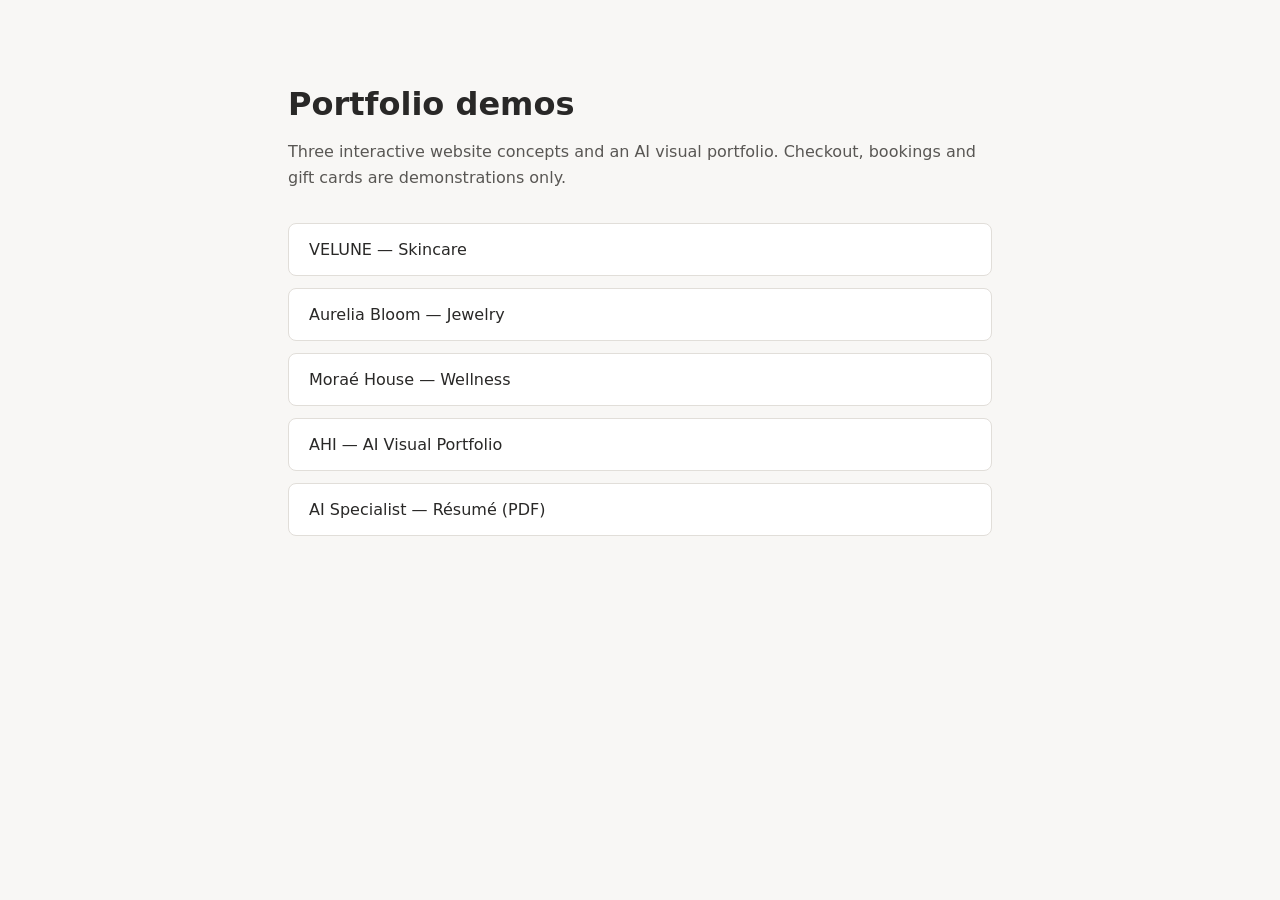
<file: index.html>
<!doctype html>
<html lang="en">
  <head>
    <meta charset="utf-8" />
    <meta name="viewport" content="width=device-width, initial-scale=1" />
    <meta name="robots" content="noindex" />
    <title>Portfolio demos</title>
    <style>
      :root { color-scheme: light; font-family: system-ui, sans-serif; }
      body { max-width: 44rem; margin: 0 auto; padding: 4rem 1.5rem; background: #f8f7f5; color: #292827; }
      h1 { font-size: 2rem; margin-bottom: .5rem; }
      p { line-height: 1.6; color: #595754; }
      ul { list-style: none; padding: 0; display: grid; gap: .75rem; margin-top: 2rem; }
      a { display: block; padding: 1rem 1.25rem; background: white; border: 1px solid #e1ded9; border-radius: .5rem; color: inherit; text-decoration: none; }
      a:hover, a:focus-visible { border-color: #77716b; text-decoration: underline; }
    </style>
  </head>
  <body>
    <main>
      <h1>Portfolio demos</h1>
      <p>Three interactive website concepts and an AI visual portfolio. Checkout, bookings and gift cards are demonstrations only.</p>
      <ul>
        <li><a href="./velune-skincare/">VELUNE — Skincare</a></li>
        <li><a href="./aurelia-bloom/">Aurelia Bloom — Jewelry</a></li>
        <li><a href="./morae-house/">Moraé House — Wellness</a></li>
        <li><a href="./ahi-visual-portfolio/">AHI — AI Visual Portfolio</a></li>
        <li><a href="./resume_ai_specialist.pdf">AI Specialist — Résumé (PDF)</a></li>
      </ul>
    </main>
  </body>
</html>
</file>
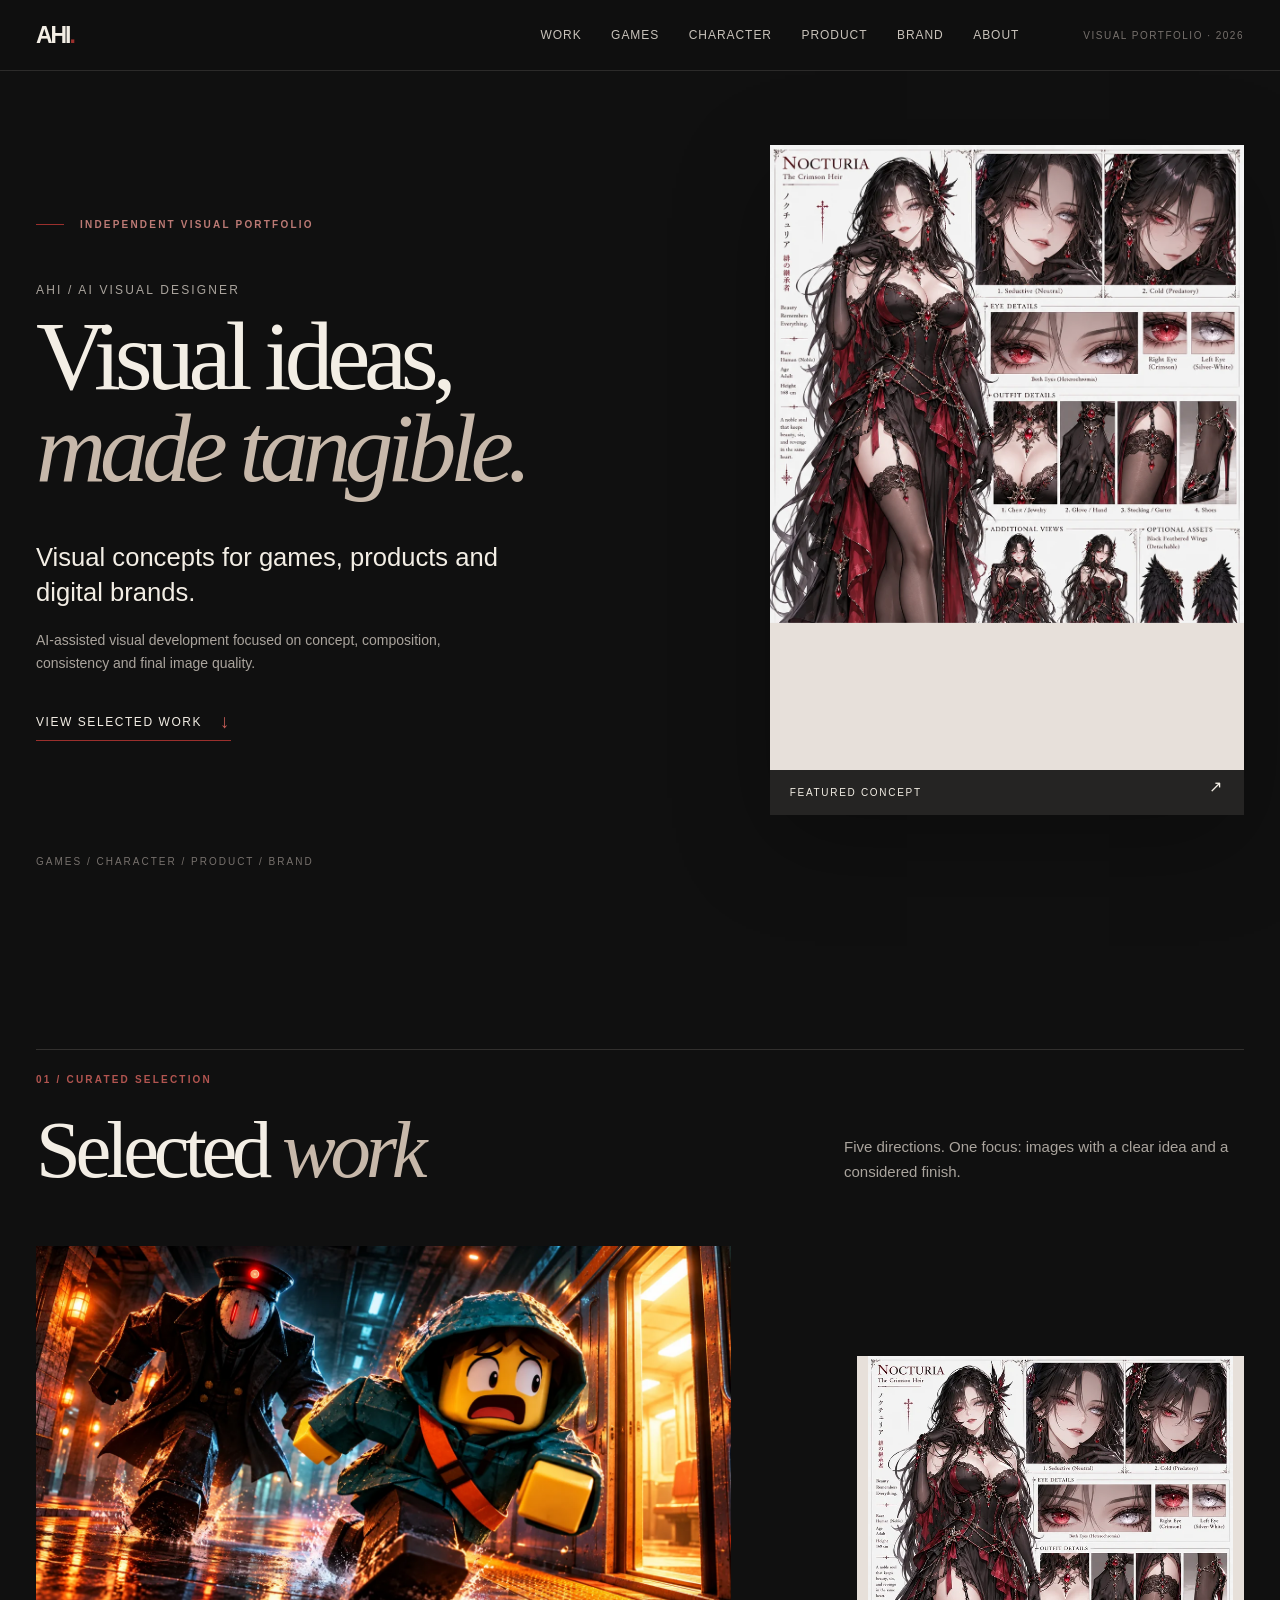
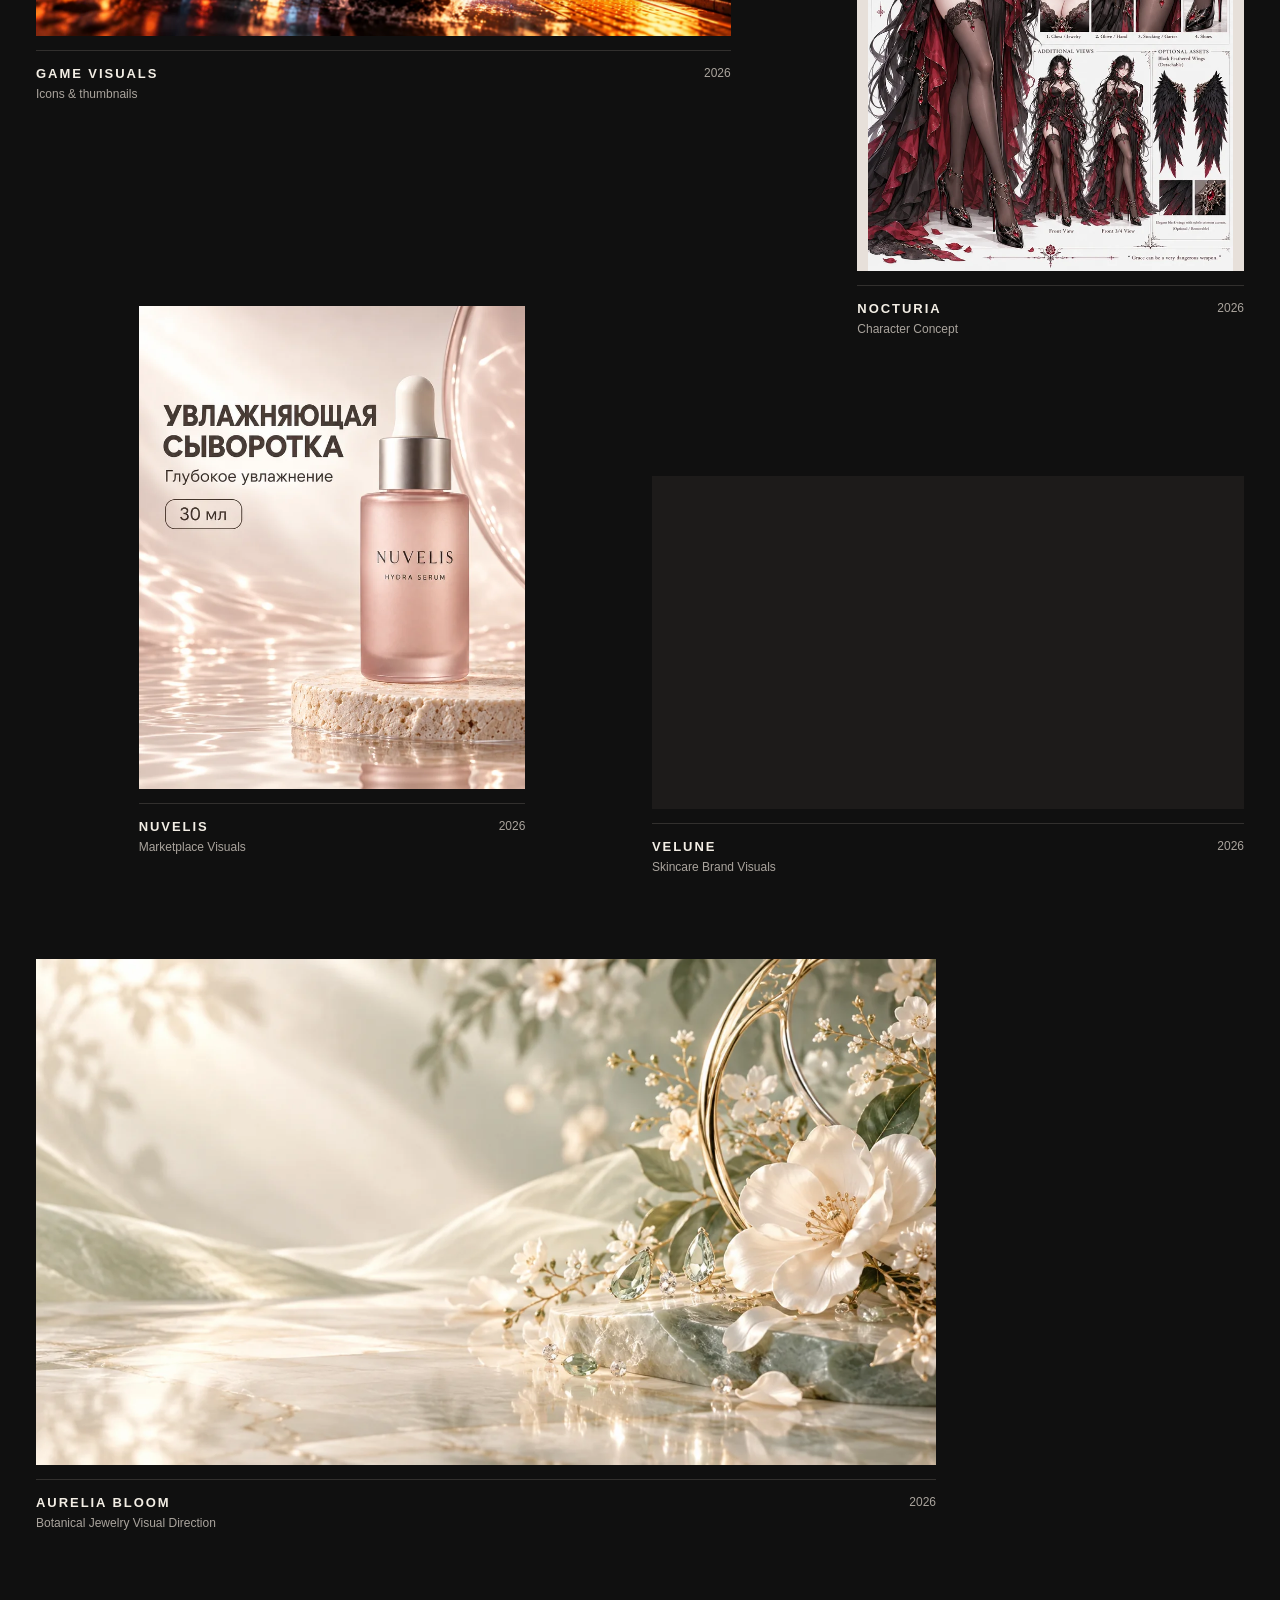
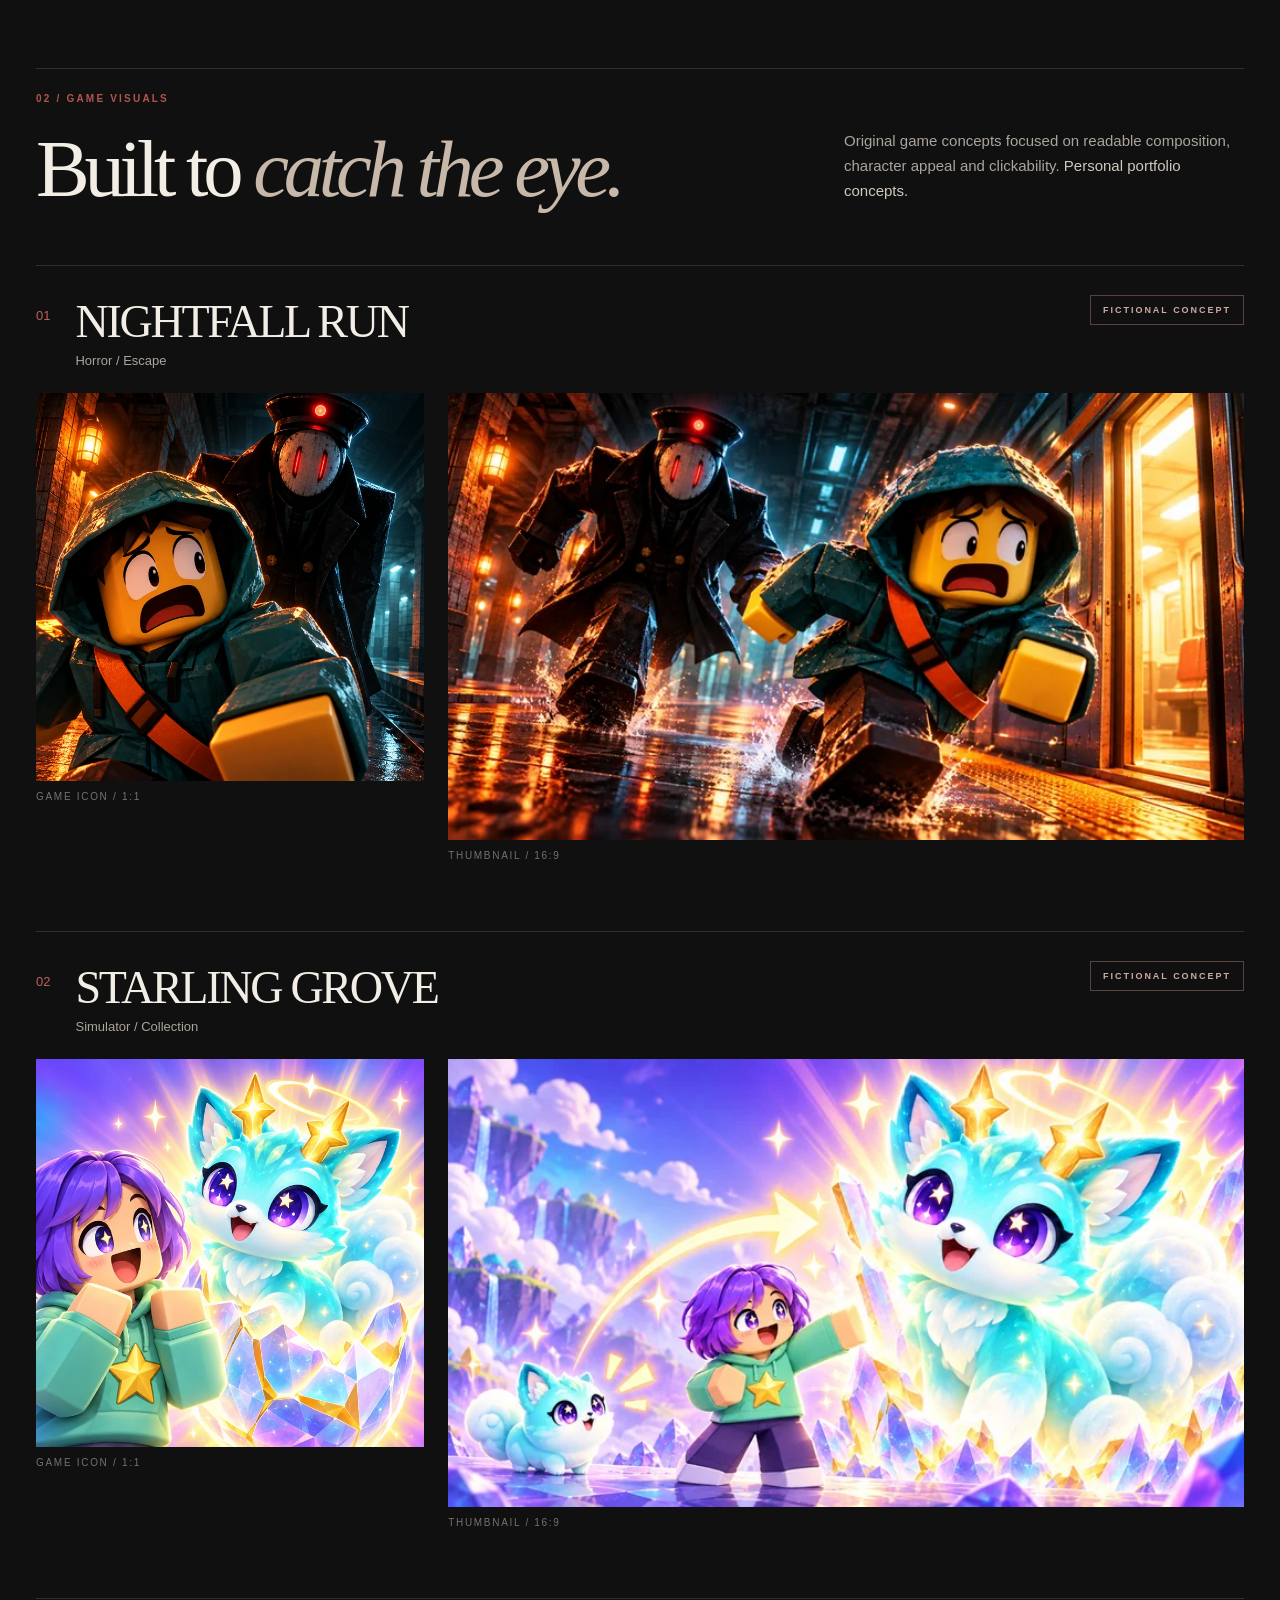
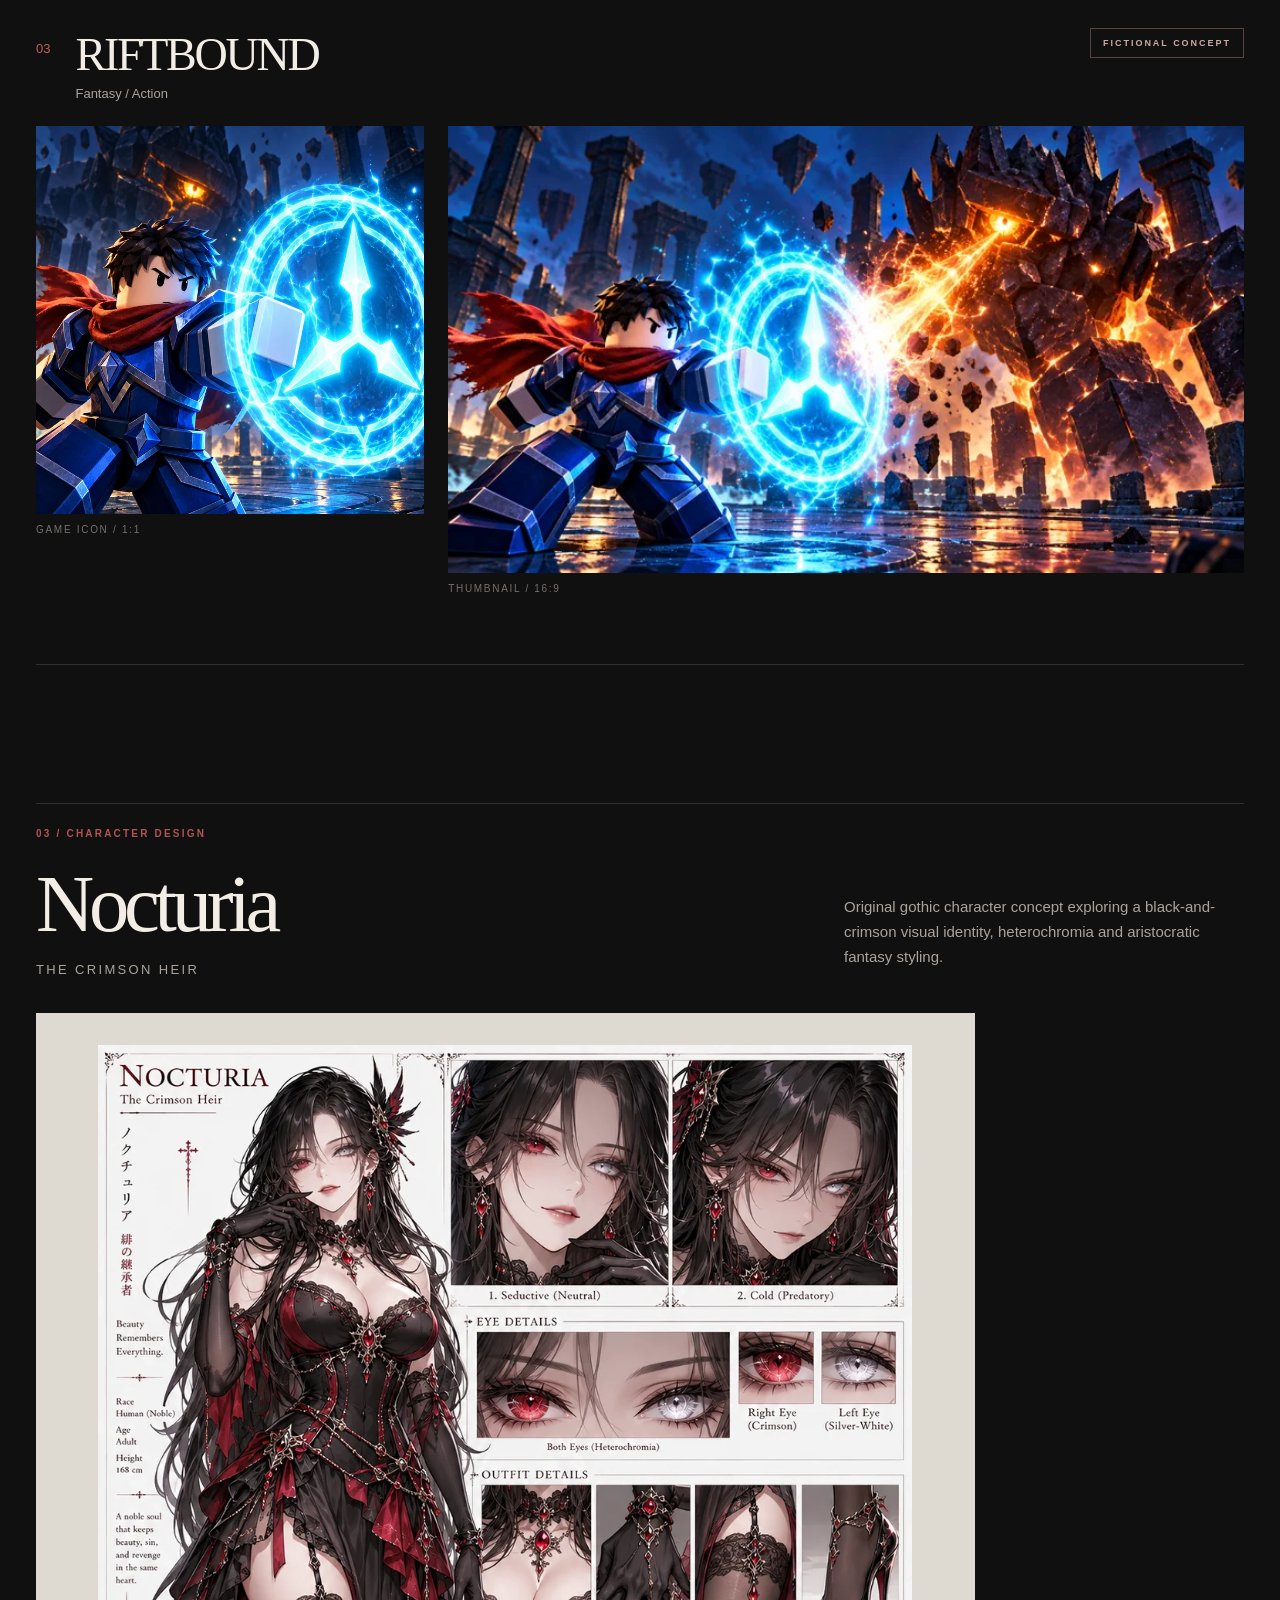
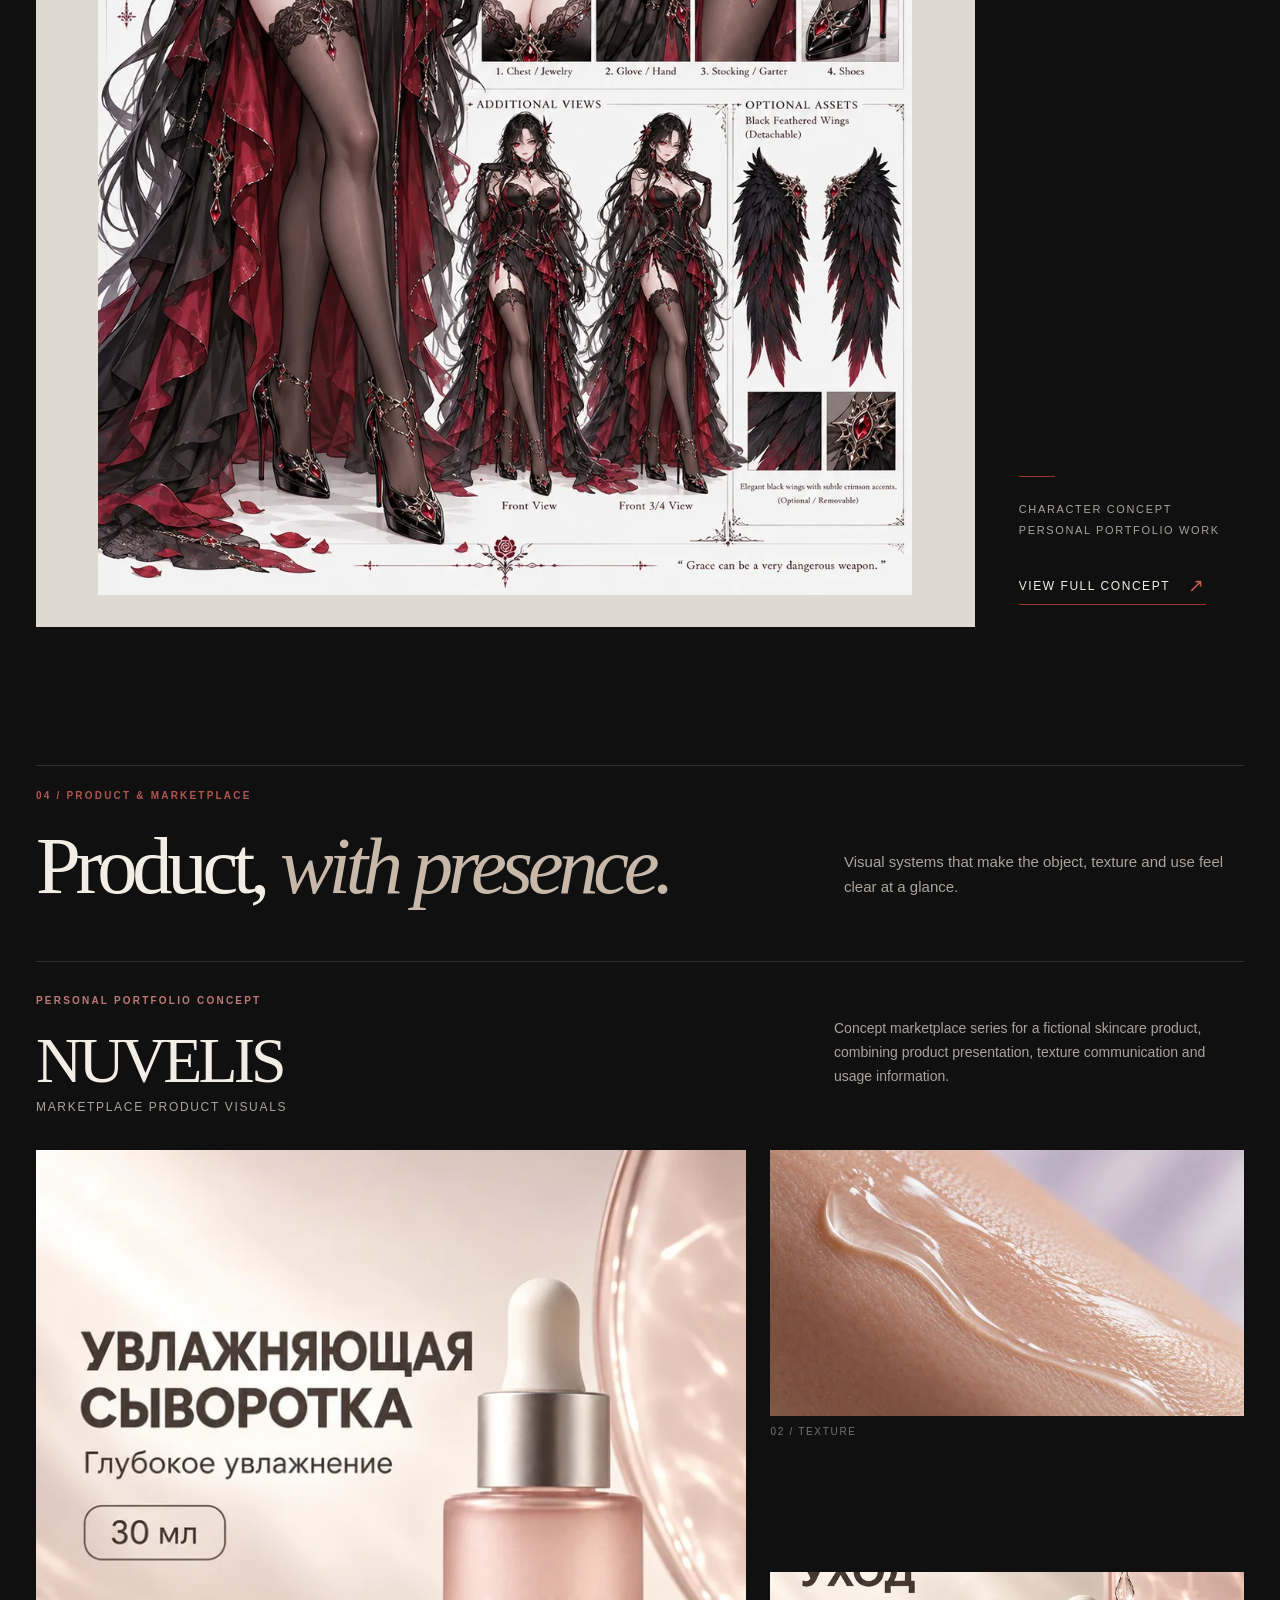
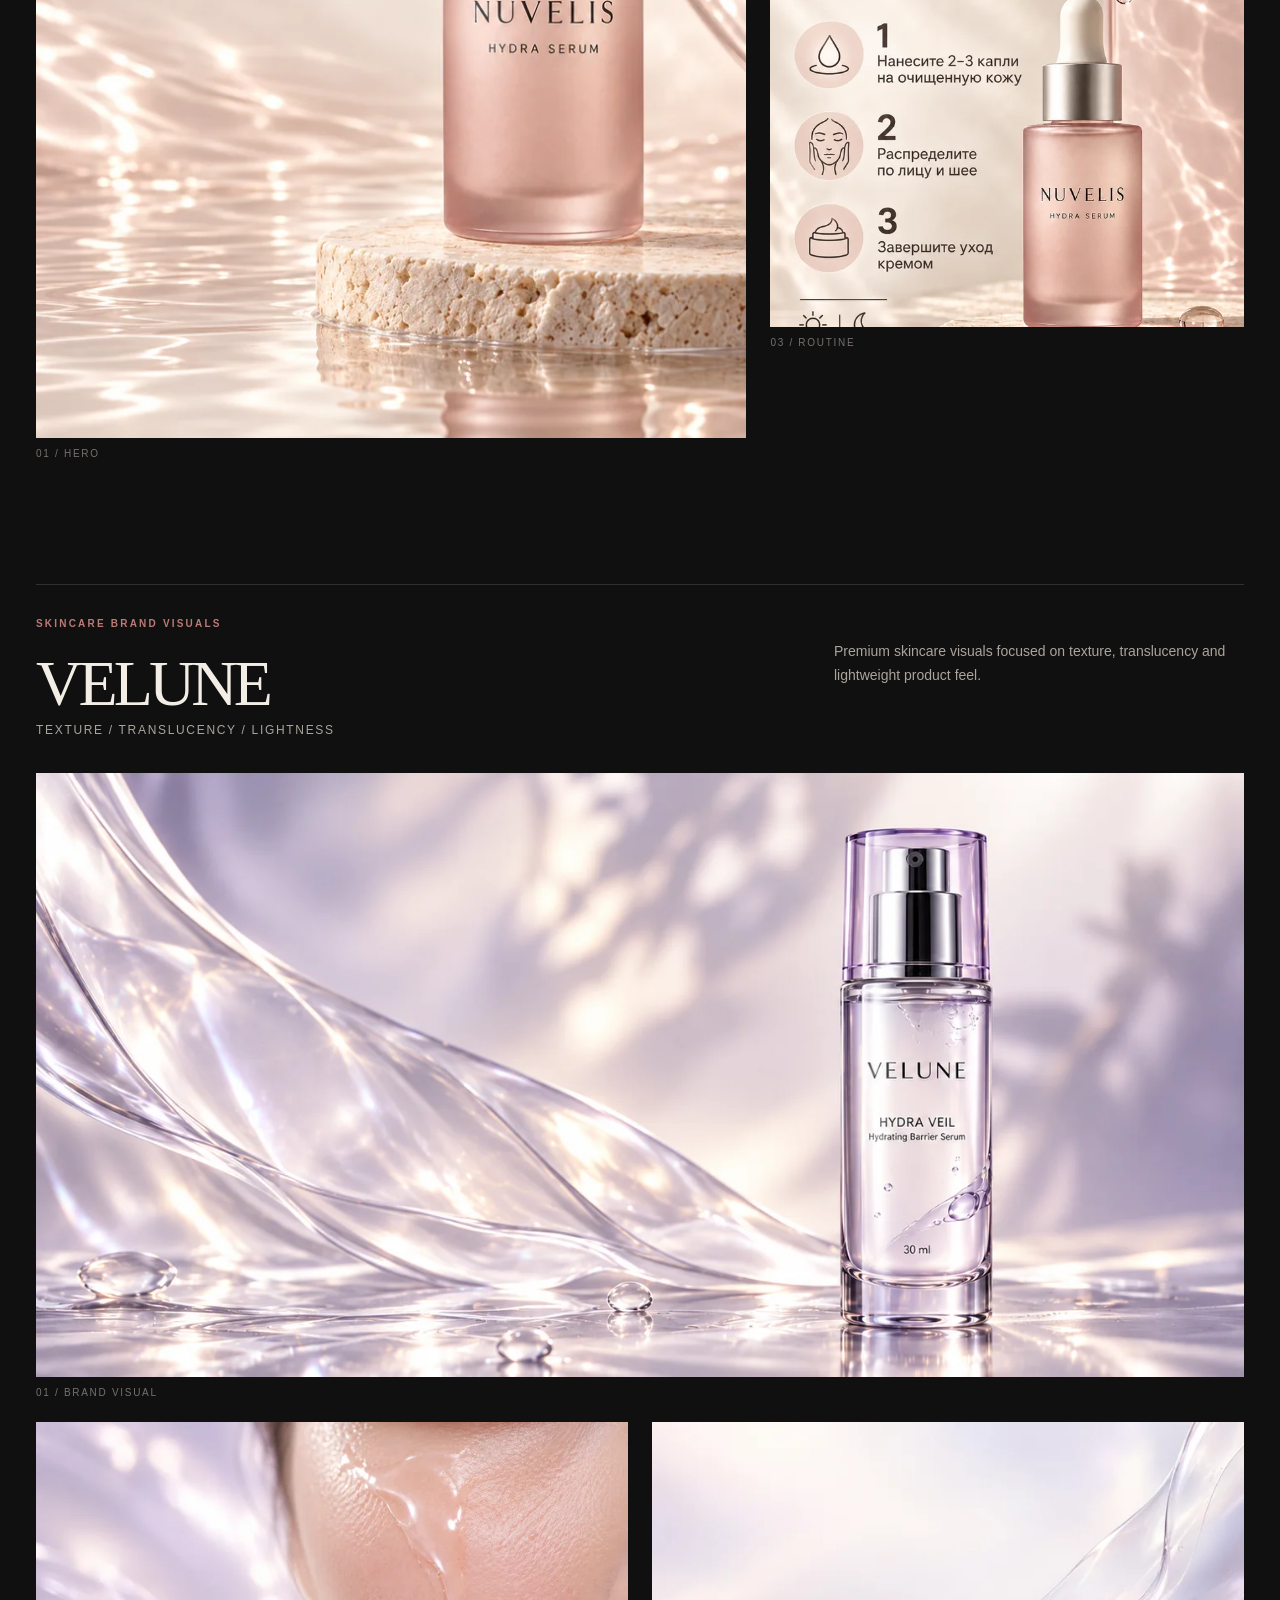
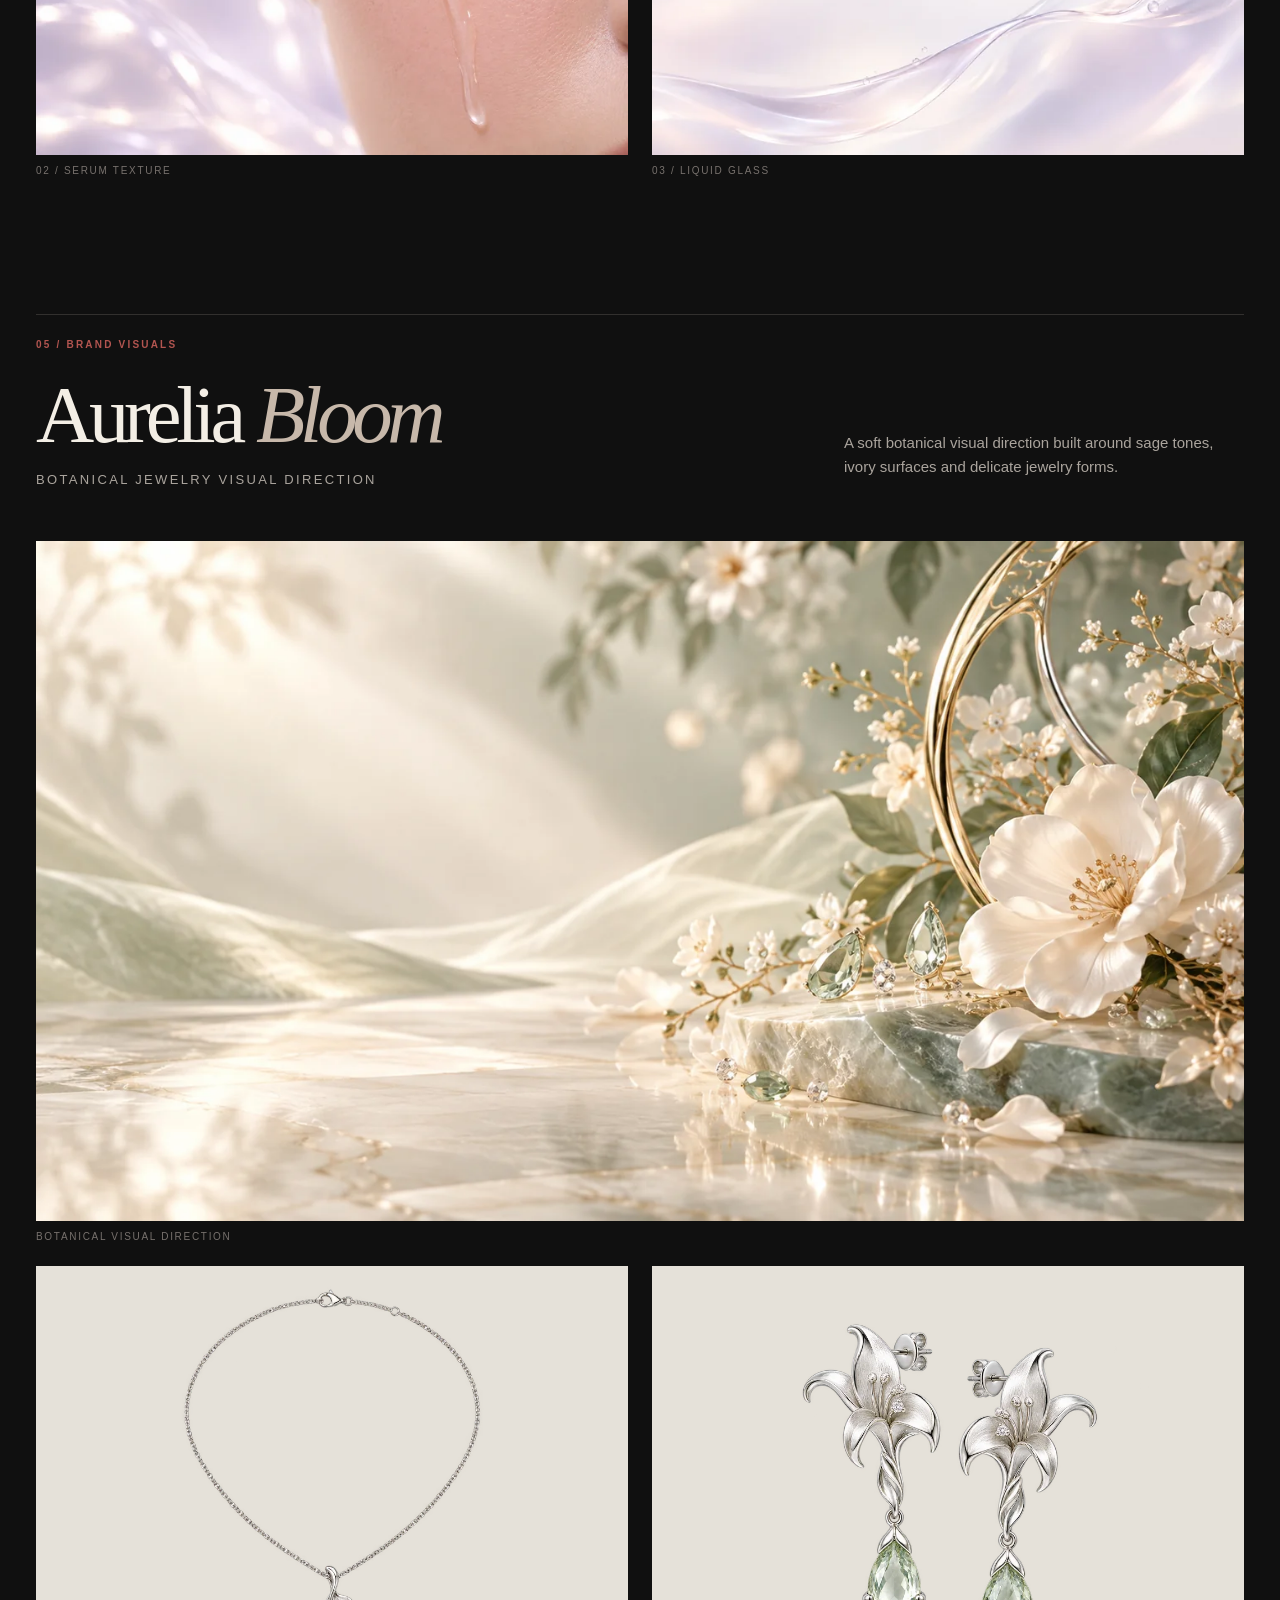
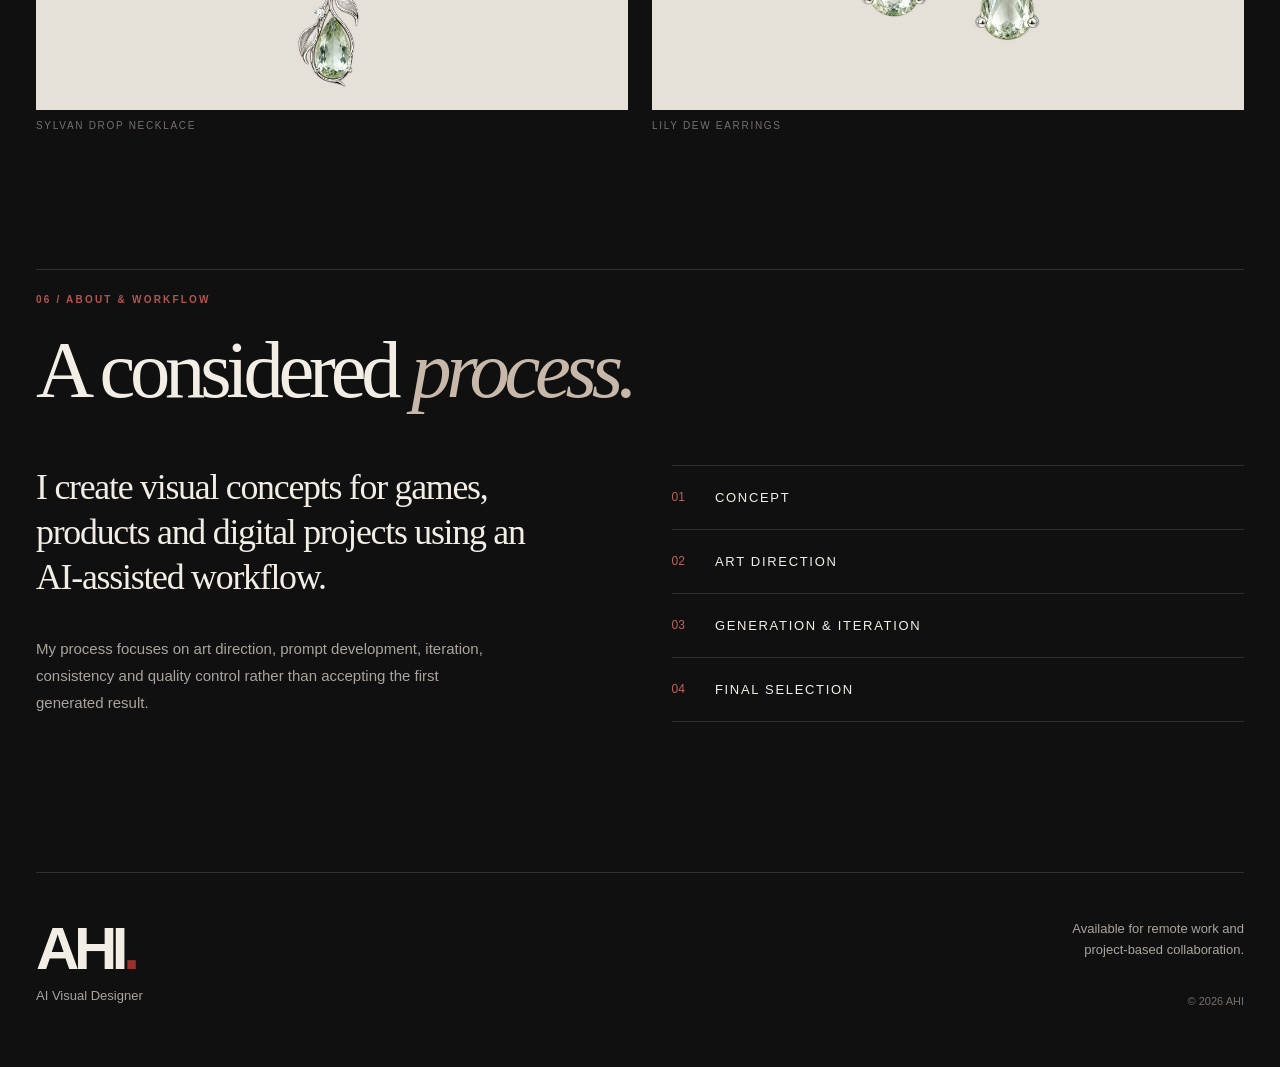
<file: ahi-visual-portfolio/index.html>
<!doctype html>
<html lang="en">
<head>
  <meta charset="utf-8">
  <meta name="viewport" content="width=device-width, initial-scale=1">
  <meta name="theme-color" content="#101010">
  <meta name="color-scheme" content="dark">
  <link rel="icon" href="data:,">
  <meta name="description" content="Portfolio of visual concepts for games, products and digital brands, including game icons, thumbnails, character design and marketplace visuals.">
  <meta property="og:title" content="AHI — AI Visual Designer | Games, Product & Brand Visuals">
  <meta property="og:description" content="Visual concepts for games, products and digital brands.">
  <meta property="og:type" content="website">
  <title>AHI — AI Visual Designer | Games, Product &amp; Brand Visuals</title>
  <link rel="stylesheet" href="styles/main.css">
  <script defer src="scripts/main.js"></script>
</head>
<body>
  <a class="skip-link" href="#main">Skip to content</a>
  <header class="site-header">
    <div class="nav-shell">
      <a class="wordmark" href="#top" aria-label="AHI, back to top">AHI<span class="wordmark-dot">.</span></a>
      <nav class="main-nav" aria-label="Main navigation">
        <a href="#work">Work</a><a href="#games">Games</a><a href="#character">Character</a><a href="#product">Product</a><a href="#brand">Brand</a><a href="#about">About</a>
      </nav>
      <span class="nav-note">VISUAL PORTFOLIO · 2026</span>
    </div>
  </header>

  <main id="main">
    <section class="hero section-wrap" id="top" aria-labelledby="hero-title">
      <div class="hero-copy">
        <div class="eyebrow"><span class="eyebrow-line"></span> INDEPENDENT VISUAL PORTFOLIO</div>
        <p class="hero-kicker">AHI / AI Visual Designer</p>
        <h1 id="hero-title">Visual ideas,<br><em>made tangible.</em></h1>
        <p class="hero-lead">Visual concepts for games, products and digital brands.</p>
        <p class="hero-support">AI-assisted visual development focused on concept, composition, consistency and final image quality.</p>
        <a class="text-link hero-cta" href="#work">View selected work <span aria-hidden="true">↓</span></a>
      </div>
      <button class="hero-art artwork-button" type="button" data-gallery="hero" data-full="assets/nocturia/concept.png" data-title="Nocturia — The Crimson Heir" data-alt="Full concept sheet for Nocturia, a gothic character in black and crimson with costume and face details" aria-label="View Nocturia concept sheet full screen">
        <img src="assets/nocturia/concept-720.webp" srcset="assets/nocturia/concept-720.webp 720w, assets/nocturia/concept-1440.webp 1440w" sizes="(max-width: 760px) 90vw, 40vw" alt="Nocturia character concept sheet with a full figure and close-up details" width="1055" height="1491" fetchpriority="high">
        <span class="art-corner">FEATURED CONCEPT <span>↗</span></span>
      </button>
      <div class="hero-side-note" aria-hidden="true">GAMES / CHARACTER / PRODUCT / BRAND</div>
    </section>

    <section class="selected section-wrap section-space" id="work" aria-labelledby="work-title">
      <div class="section-heading">
        <div><p class="section-index">01 / CURATED SELECTION</p><h2 id="work-title">Selected <em>work</em></h2></div>
        <p class="section-intro">Five directions. One focus: images with a clear idea and a considered finish.</p>
      </div>
      <div class="selected-grid">
        <article class="work-tile work-tile-game">
          <button class="image-frame artwork-button" type="button" data-gallery="selected" data-full="assets/game-visuals/horror-thumbnail.png" data-title="Nightfall Run — Game Visuals" data-alt="Block-style adventurer fleeing a looming dark figure through a rain-soaked city">
            <img src="assets/game-visuals/horror-thumbnail-720.webp" srcset="assets/game-visuals/horror-thumbnail-720.webp 720w, assets/game-visuals/horror-thumbnail-1440.webp 1440w" sizes="(max-width: 760px) 90vw, 58vw" alt="Block-style adventurer fleeing a dark figure through a rainy city" width="1672" height="941" loading="lazy"><span class="view-mark" aria-hidden="true">↗</span>
          </button>
          <div class="tile-meta"><div><h3>GAME VISUALS</h3><p>Icons &amp; thumbnails</p></div><span>2026</span></div>
        </article>
        <article class="work-tile work-tile-nocturia">
          <button class="image-frame artwork-button" type="button" data-gallery="selected" data-full="assets/nocturia/concept.png" data-title="Nocturia — Character Concept" data-alt="Nocturia character concept sheet showing full outfit, portraits and design details">
            <img src="assets/nocturia/concept-720.webp" srcset="assets/nocturia/concept-720.webp 720w, assets/nocturia/concept-1440.webp 1440w" sizes="(max-width: 760px) 90vw, 30vw" alt="Nocturia character concept sheet" width="1055" height="1491" loading="lazy"><span class="view-mark" aria-hidden="true">↗</span>
          </button>
          <div class="tile-meta"><div><h3>NOCTURIA</h3><p>Character Concept</p></div><span>2026</span></div>
        </article>
        <article class="work-tile work-tile-nuvelis">
          <button class="image-frame artwork-button" type="button" data-gallery="selected" data-full="assets/nuvelis/hero.png" data-title="Nuvelis — Marketplace Visuals" data-alt="Rose-toned Nuvelis serum bottle on a stone pedestal with Russian product headline">
            <img src="assets/nuvelis/hero-720.webp" srcset="assets/nuvelis/hero-720.webp 720w, assets/nuvelis/hero-1440.webp 1440w" sizes="(max-width: 760px) 90vw, 40vw" alt="Nuvelis serum product visual in soft rose tones" width="1122" height="1402" loading="lazy"><span class="view-mark" aria-hidden="true">↗</span>
          </button>
          <div class="tile-meta"><div><h3>NUVELIS</h3><p>Marketplace Visuals</p></div><span>2026</span></div>
        </article>
        <article class="work-tile work-tile-velune">
          <button class="image-frame artwork-button" type="button" data-gallery="selected" data-full="assets/velune/hero.png" data-title="Velune — Skincare Brand Visuals" data-alt="Translucent Velune serum bottle against sculpted lavender liquid forms">
            <img src="assets/velune/hero-720.webp" srcset="assets/velune/hero-720.webp 720w, assets/velune/hero-1440.webp 1440w" sizes="(max-width: 760px) 90vw, 42vw" alt="Velune serum bottle among translucent lavender forms" width="1672" height="941" loading="lazy"><span class="view-mark" aria-hidden="true">↗</span>
          </button>
          <div class="tile-meta"><div><h3>VELUNE</h3><p>Skincare Brand Visuals</p></div><span>2026</span></div>
        </article>
        <article class="work-tile work-tile-aurelia">
          <button class="image-frame artwork-button" type="button" data-gallery="selected" data-full="assets/aurelia-bloom/hero.png" data-title="Aurelia Bloom — Botanical Jewelry" data-alt="Botanical jewelry scene with ivory flowers, pale green glass and gold accents">
            <img src="assets/aurelia-bloom/hero-720.webp" srcset="assets/aurelia-bloom/hero-720.webp 720w, assets/aurelia-bloom/hero-1440.webp 1440w" sizes="(max-width: 760px) 90vw, 60vw" alt="Botanical jewelry scene with ivory flowers and pale green accents" width="1672" height="941" loading="lazy"><span class="view-mark" aria-hidden="true">↗</span>
          </button>
          <div class="tile-meta"><div><h3>AURELIA BLOOM</h3><p>Botanical Jewelry Visual Direction</p></div><span>2026</span></div>
        </article>
      </div>
    </section>

    <section class="games section-wrap section-space" id="games" aria-labelledby="games-title">
      <div class="section-heading">
        <div><p class="section-index">02 / GAME VISUALS</p><h2 id="games-title">Built to <em>catch the eye.</em></h2></div>
        <p class="section-intro">Original game concepts focused on readable composition, character appeal and clickability. <span class="muted-inline">Personal portfolio concepts.</span></p>
      </div>
      <div class="game-list">
        <article class="game-row">
          <div class="game-heading"><span class="game-number">01</span><div><h3>NIGHTFALL RUN</h3><p>Horror / Escape</p></div><span class="concept-tag">FICTIONAL CONCEPT</span></div>
          <div class="game-images">
            <figure class="game-icon"><button class="artwork-button image-frame" type="button" data-gallery="games" data-full="assets/game-visuals/horror-icon.png" data-title="Nightfall Run — Game Icon" data-alt="Frightened block-style adventurer with a shadowy figure behind them"><img src="assets/game-visuals/horror-icon-720.webp" alt="Nightfall Run square game icon with a frightened adventurer" width="1254" height="1254" loading="lazy"><span class="view-mark" aria-hidden="true">↗</span></button><figcaption>GAME ICON / 1:1</figcaption></figure>
            <figure class="game-thumb"><button class="artwork-button image-frame" type="button" data-gallery="games" data-full="assets/game-visuals/horror-thumbnail.png" data-title="Nightfall Run — Thumbnail" data-alt="Block-style adventurer fleeing a dark figure in a rain-soaked city"><img src="assets/game-visuals/horror-thumbnail-720.webp" srcset="assets/game-visuals/horror-thumbnail-720.webp 720w, assets/game-visuals/horror-thumbnail-1440.webp 1440w" sizes="(max-width: 760px) 90vw, 55vw" alt="Nightfall Run wide game thumbnail showing a chase through a rainy city" width="1672" height="941" loading="lazy"><span class="view-mark" aria-hidden="true">↗</span></button><figcaption>THUMBNAIL / 16:9</figcaption></figure>
          </div>
        </article>
        <article class="game-row">
          <div class="game-heading"><span class="game-number">02</span><div><h3>STARLING GROVE</h3><p>Simulator / Collection</p></div><span class="concept-tag">FICTIONAL CONCEPT</span></div>
          <div class="game-images">
            <figure class="game-icon"><button class="artwork-button image-frame" type="button" data-gallery="games" data-full="assets/game-visuals/simulator-icon.png" data-title="Starling Grove — Game Icon" data-alt="Smiling teal fantasy creature and delighted block-style character among stars"><img src="assets/game-visuals/simulator-icon-720.webp" alt="Starling Grove square game icon with a teal fantasy creature" width="1254" height="1254" loading="lazy"><span class="view-mark" aria-hidden="true">↗</span></button><figcaption>GAME ICON / 1:1</figcaption></figure>
            <figure class="game-thumb"><button class="artwork-button image-frame" type="button" data-gallery="games" data-full="assets/game-visuals/simulator-thumbnail.png" data-title="Starling Grove — Thumbnail" data-alt="Block-style character reaching toward a glowing teal fantasy creature in a colorful world"><img src="assets/game-visuals/simulator-thumbnail-720.webp" srcset="assets/game-visuals/simulator-thumbnail-720.webp 720w, assets/game-visuals/simulator-thumbnail-1440.webp 1440w" sizes="(max-width: 760px) 90vw, 55vw" alt="Starling Grove wide game thumbnail with a glowing fantasy creature" width="1672" height="941" loading="lazy"><span class="view-mark" aria-hidden="true">↗</span></button><figcaption>THUMBNAIL / 16:9</figcaption></figure>
          </div>
        </article>
        <article class="game-row">
          <div class="game-heading"><span class="game-number">03</span><div><h3>RIFTBOUND</h3><p>Fantasy / Action</p></div><span class="concept-tag">FICTIONAL CONCEPT</span></div>
          <div class="game-images">
            <figure class="game-icon"><button class="artwork-button image-frame" type="button" data-gallery="games" data-full="assets/game-visuals/fantasy-icon.png" data-title="Riftbound — Game Icon" data-alt="Block-style hero casting a luminous blue spell amid dark fantasy ruins"><img src="assets/game-visuals/fantasy-icon-720.webp" alt="Riftbound square game icon with a hero casting a blue spell" width="1254" height="1254" loading="lazy"><span class="view-mark" aria-hidden="true">↗</span></button><figcaption>GAME ICON / 1:1</figcaption></figure>
            <figure class="game-thumb"><button class="artwork-button image-frame" type="button" data-gallery="games" data-full="assets/game-visuals/fantasy-thumbnail.png" data-title="Riftbound — Thumbnail" data-alt="Block-style hero facing a giant fiery creature through a blue spell portal"><img src="assets/game-visuals/fantasy-thumbnail-720.webp" srcset="assets/game-visuals/fantasy-thumbnail-720.webp 720w, assets/game-visuals/fantasy-thumbnail-1440.webp 1440w" sizes="(max-width: 760px) 90vw, 55vw" alt="Riftbound wide game thumbnail with magic and a towering fiery creature" width="1672" height="941" loading="lazy"><span class="view-mark" aria-hidden="true">↗</span></button><figcaption>THUMBNAIL / 16:9</figcaption></figure>
          </div>
        </article>
      </div>
    </section>

    <section class="character section-wrap section-space" id="character" aria-labelledby="character-title">
      <div class="section-heading"><div><p class="section-index">03 / CHARACTER DESIGN</p><h2 id="character-title">Nocturia</h2><p class="section-subtitle">The Crimson Heir</p></div><p class="section-intro">Original gothic character concept exploring a black-and-crimson visual identity, heterochromia and aristocratic fantasy styling.</p></div>
      <div class="character-stage">
        <button class="artwork-button character-sheet" type="button" data-gallery="character" data-full="assets/nocturia/concept.png" data-title="Nocturia — The Crimson Heir" data-alt="Complete Nocturia concept sheet with full figure, portraits and costume details" aria-label="View full Nocturia concept sheet"><img src="assets/nocturia/concept-1440.webp" alt="Complete Nocturia concept sheet, including full figure and design details" width="1055" height="1491" loading="lazy"></button>
        <div class="character-aside"><span class="side-rule"></span><p>CHARACTER CONCEPT<br>PERSONAL PORTFOLIO WORK</p><button class="text-link inline-button" type="button" data-gallery="character" data-full="assets/nocturia/concept.png" data-title="Nocturia — The Crimson Heir" data-alt="Complete Nocturia concept sheet with full figure, portraits and costume details">View full concept <span aria-hidden="true">↗</span></button></div>
      </div>
    </section>

    <section class="product section-wrap section-space" id="product" aria-labelledby="product-title">
      <div class="section-heading"><div><p class="section-index">04 / PRODUCT &amp; MARKETPLACE</p><h2 id="product-title">Product, <em>with presence.</em></h2></div><p class="section-intro">Visual systems that make the object, texture and use feel clear at a glance.</p></div>
      <article class="case-study nuvelis-case">
        <div class="case-heading"><div><span class="case-label">PERSONAL PORTFOLIO CONCEPT</span><h3>NUVELIS</h3><p>Marketplace Product Visuals</p></div><p>Concept marketplace series for a fictional skincare product, combining product presentation, texture communication and usage information.</p></div>
        <div class="nuvelis-gallery">
          <figure class="nuvelis-primary"><button class="artwork-button image-frame" type="button" data-gallery="nuvelis" data-full="assets/nuvelis/hero.png" data-title="Nuvelis — Hero" data-alt="Rose Nuvelis serum bottle on a stone pedestal with hydration product text"><img src="assets/nuvelis/hero-720.webp" srcset="assets/nuvelis/hero-720.webp 720w, assets/nuvelis/hero-1440.webp 1440w" sizes="(max-width: 760px) 90vw, 48vw" alt="Nuvelis hydration serum hero visual" width="1122" height="1402" loading="lazy"><span class="view-mark" aria-hidden="true">↗</span></button><figcaption>01 / HERO</figcaption></figure>
          <figure><button class="artwork-button image-frame" type="button" data-gallery="nuvelis" data-full="assets/nuvelis/texture.png" data-title="Nuvelis — Texture" data-alt="Clear serum spread in a delicate arc across close-up skin"><img src="assets/nuvelis/texture-720.webp" srcset="assets/nuvelis/texture-720.webp 720w, assets/nuvelis/texture-1440.webp 1440w" sizes="(max-width: 760px) 90vw, 39vw" alt="Clear serum texture on skin" width="1672" height="941" loading="lazy"><span class="view-mark" aria-hidden="true">↗</span></button><figcaption>02 / TEXTURE</figcaption></figure>
          <figure><button class="artwork-button image-frame" type="button" data-gallery="nuvelis" data-full="assets/nuvelis/routine.png" data-title="Nuvelis — Routine" data-alt="Nuvelis serum bottle beside a three-step daily skincare routine in Russian"><img src="assets/nuvelis/routine-720.webp" srcset="assets/nuvelis/routine-720.webp 720w, assets/nuvelis/routine-1440.webp 1440w" sizes="(max-width: 760px) 90vw, 39vw" alt="Nuvelis daily skincare routine visual with product bottle" width="1122" height="1402" loading="lazy"><span class="view-mark" aria-hidden="true">↗</span></button><figcaption>03 / ROUTINE</figcaption></figure>
        </div>
      </article>
      <article class="case-study velune-case">
        <div class="case-heading"><div><span class="case-label">SKINCARE BRAND VISUALS</span><h3>VELUNE</h3><p>Texture / Translucency / Lightness</p></div><p>Premium skincare visuals focused on texture, translucency and lightweight product feel.</p></div>
        <div class="velune-gallery">
          <figure><button class="artwork-button image-frame" type="button" data-gallery="velune" data-full="assets/velune/hero.png" data-title="Velune — Brand Visual" data-alt="Velune serum bottle nestled among lavender translucent forms"><img src="assets/velune/hero-720.webp" srcset="assets/velune/hero-720.webp 720w, assets/velune/hero-1440.webp 1440w" sizes="(max-width: 760px) 90vw, 65vw" alt="Velune serum bottle in a lavender liquid-glass scene" width="1672" height="941" loading="lazy"><span class="view-mark" aria-hidden="true">↗</span></button><figcaption>01 / BRAND VISUAL</figcaption></figure>
          <figure><button class="artwork-button image-frame" type="button" data-gallery="velune" data-full="assets/velune/texture.png" data-title="Velune — Serum Texture" data-alt="Transparent serum on skin with soft lavender reflections"><img src="assets/velune/texture-720.webp" srcset="assets/velune/texture-720.webp 720w, assets/velune/texture-1440.webp 1440w" sizes="(max-width: 760px) 90vw, 35vw" alt="Velune serum texture on skin" width="1672" height="941" loading="lazy"><span class="view-mark" aria-hidden="true">↗</span></button><figcaption>02 / SERUM TEXTURE</figcaption></figure>
          <figure><button class="artwork-button image-frame" type="button" data-gallery="velune" data-full="assets/velune/liquid.png" data-title="Velune — Liquid Glass" data-alt="Sculptural lavender liquid-glass wave on an ivory background"><img src="assets/velune/liquid-720.webp" srcset="assets/velune/liquid-720.webp 720w, assets/velune/liquid-1440.webp 1440w" sizes="(max-width: 760px) 90vw, 35vw" alt="Lavender liquid-glass wave" width="1672" height="941" loading="lazy"><span class="view-mark" aria-hidden="true">↗</span></button><figcaption>03 / LIQUID GLASS</figcaption></figure>
        </div>
      </article>
    </section>

    <section class="brand section-wrap section-space" id="brand" aria-labelledby="brand-title">
      <div class="section-heading"><div><p class="section-index">05 / BRAND VISUALS</p><h2 id="brand-title">Aurelia <em>Bloom</em></h2><p class="section-subtitle">Botanical Jewelry Visual Direction</p></div><p class="section-intro">A soft botanical visual direction built around sage tones, ivory surfaces and delicate jewelry forms.</p></div>
      <div class="aurelia-gallery">
        <figure class="aurelia-hero"><button class="artwork-button image-frame" type="button" data-gallery="aurelia" data-full="assets/aurelia-bloom/hero.png" data-title="Aurelia Bloom — Botanical Direction" data-alt="Ivory flowers and delicate gold jewelry with sage-toned reflections"><img src="assets/aurelia-bloom/hero-720.webp" srcset="assets/aurelia-bloom/hero-720.webp 720w, assets/aurelia-bloom/hero-1440.webp 1440w" sizes="(max-width: 760px) 90vw, 90vw" alt="Aurelia Bloom botanical jewelry hero with pale flowers and gold accents" width="1672" height="941" loading="lazy"><span class="view-mark" aria-hidden="true">↗</span></button><figcaption>BOTANICAL VISUAL DIRECTION</figcaption></figure>
        <figure class="aurelia-detail"><button class="artwork-button image-frame" type="button" data-gallery="aurelia" data-full="assets/aurelia-bloom/necklace.png" data-title="Aurelia Bloom — Sylvan Drop Necklace" data-alt="Delicate gold necklace with a pale green drop pendant"><img src="assets/aurelia-bloom/necklace-720.webp" alt="Sylvan Drop Necklace with a pale green pendant" width="1254" height="1254" loading="lazy"><span class="view-mark" aria-hidden="true">↗</span></button><figcaption>SYLVAN DROP NECKLACE</figcaption></figure>
        <figure class="aurelia-detail"><button class="artwork-button image-frame" type="button" data-gallery="aurelia" data-full="assets/aurelia-bloom/earrings.png" data-title="Aurelia Bloom — Lily Dew Earrings" data-alt="Silver floral earrings with pale green teardrop stones"><img src="assets/aurelia-bloom/earrings-720.webp" alt="Lily Dew Earrings with floral forms and pale green stones" width="1254" height="1254" loading="lazy"><span class="view-mark" aria-hidden="true">↗</span></button><figcaption>LILY DEW EARRINGS</figcaption></figure>
      </div>
    </section>

    <section class="about section-wrap section-space" id="about" aria-labelledby="about-title">
      <div class="section-heading"><div><p class="section-index">06 / ABOUT &amp; WORKFLOW</p><h2 id="about-title">A considered <em>process.</em></h2></div></div>
      <div class="about-layout"><div class="about-copy"><p>I create visual concepts for games, products and digital projects using an AI-assisted workflow.</p><p>My process focuses on art direction, prompt development, iteration, consistency and quality control rather than accepting the first generated result.</p></div><ol class="workflow"><li><span>01</span><strong>CONCEPT</strong></li><li><span>02</span><strong>ART DIRECTION</strong></li><li><span>03</span><strong>GENERATION &amp; ITERATION</strong></li><li><span>04</span><strong>FINAL SELECTION</strong></li></ol></div>
    </section>
  </main>

  <footer class="site-footer section-wrap" id="contact"><div><a class="footer-mark" href="#top">AHI<span>.</span></a><p>AI Visual Designer</p></div><div class="footer-right"><p>Available for remote work and<br>project-based collaboration.</p><small>© 2026 AHI</small></div></footer>

  <div class="lightbox" id="lightbox" role="dialog" aria-modal="true" aria-label="Artwork viewer" hidden>
    <div class="lightbox-backdrop" data-close></div>
    <div class="lightbox-top"><div><span class="lightbox-eyebrow">AHI / SELECTED ARTWORK</span><h2 id="lightbox-title"></h2></div><button class="lightbox-close" type="button" aria-label="Close image viewer">Close <span aria-hidden="true">×</span></button></div>
    <div class="lightbox-content"><button class="lightbox-arrow lightbox-prev" type="button" aria-label="Previous image">←</button><img id="lightbox-image" alt=""><button class="lightbox-arrow lightbox-next" type="button" aria-label="Next image">→</button></div>
    <div class="lightbox-bottom"><span id="lightbox-count"></span><span>ESC TO CLOSE · ARROWS TO BROWSE</span></div>
  </div>
</body>
</html>
</file>
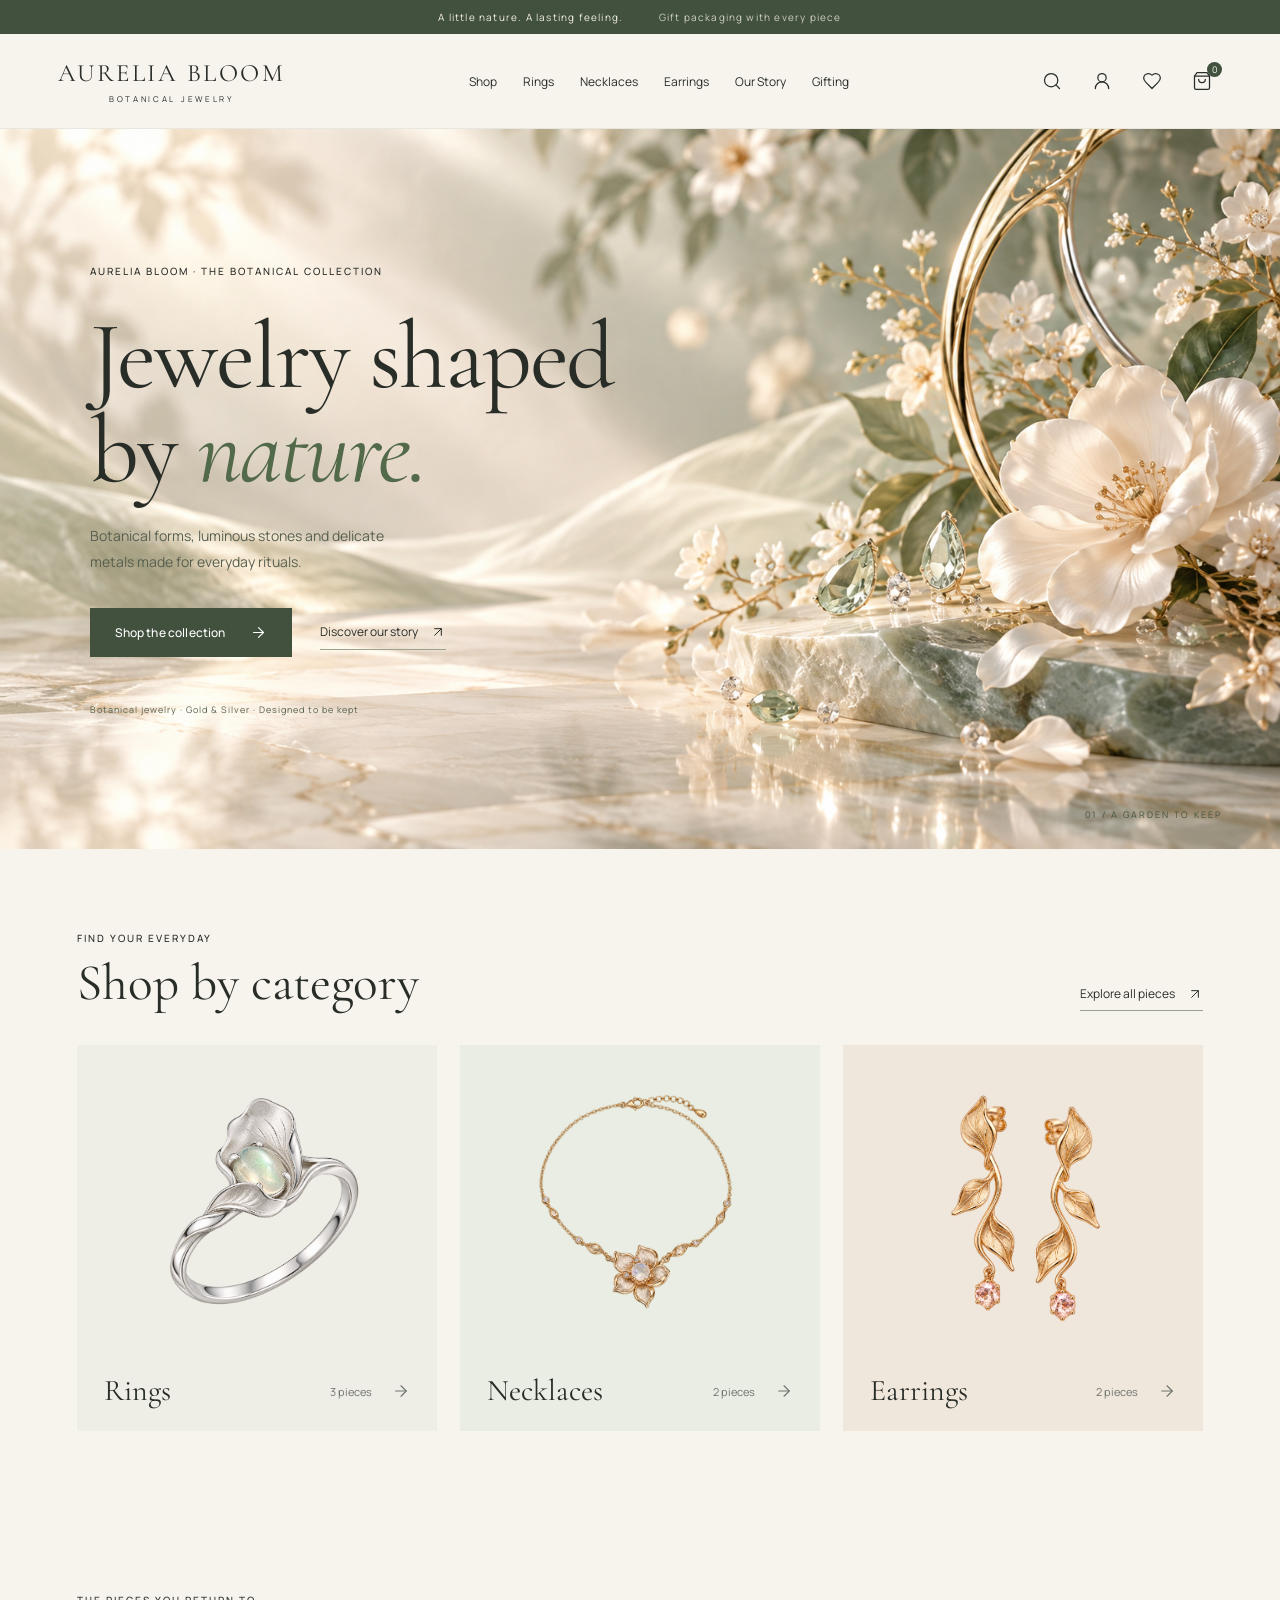
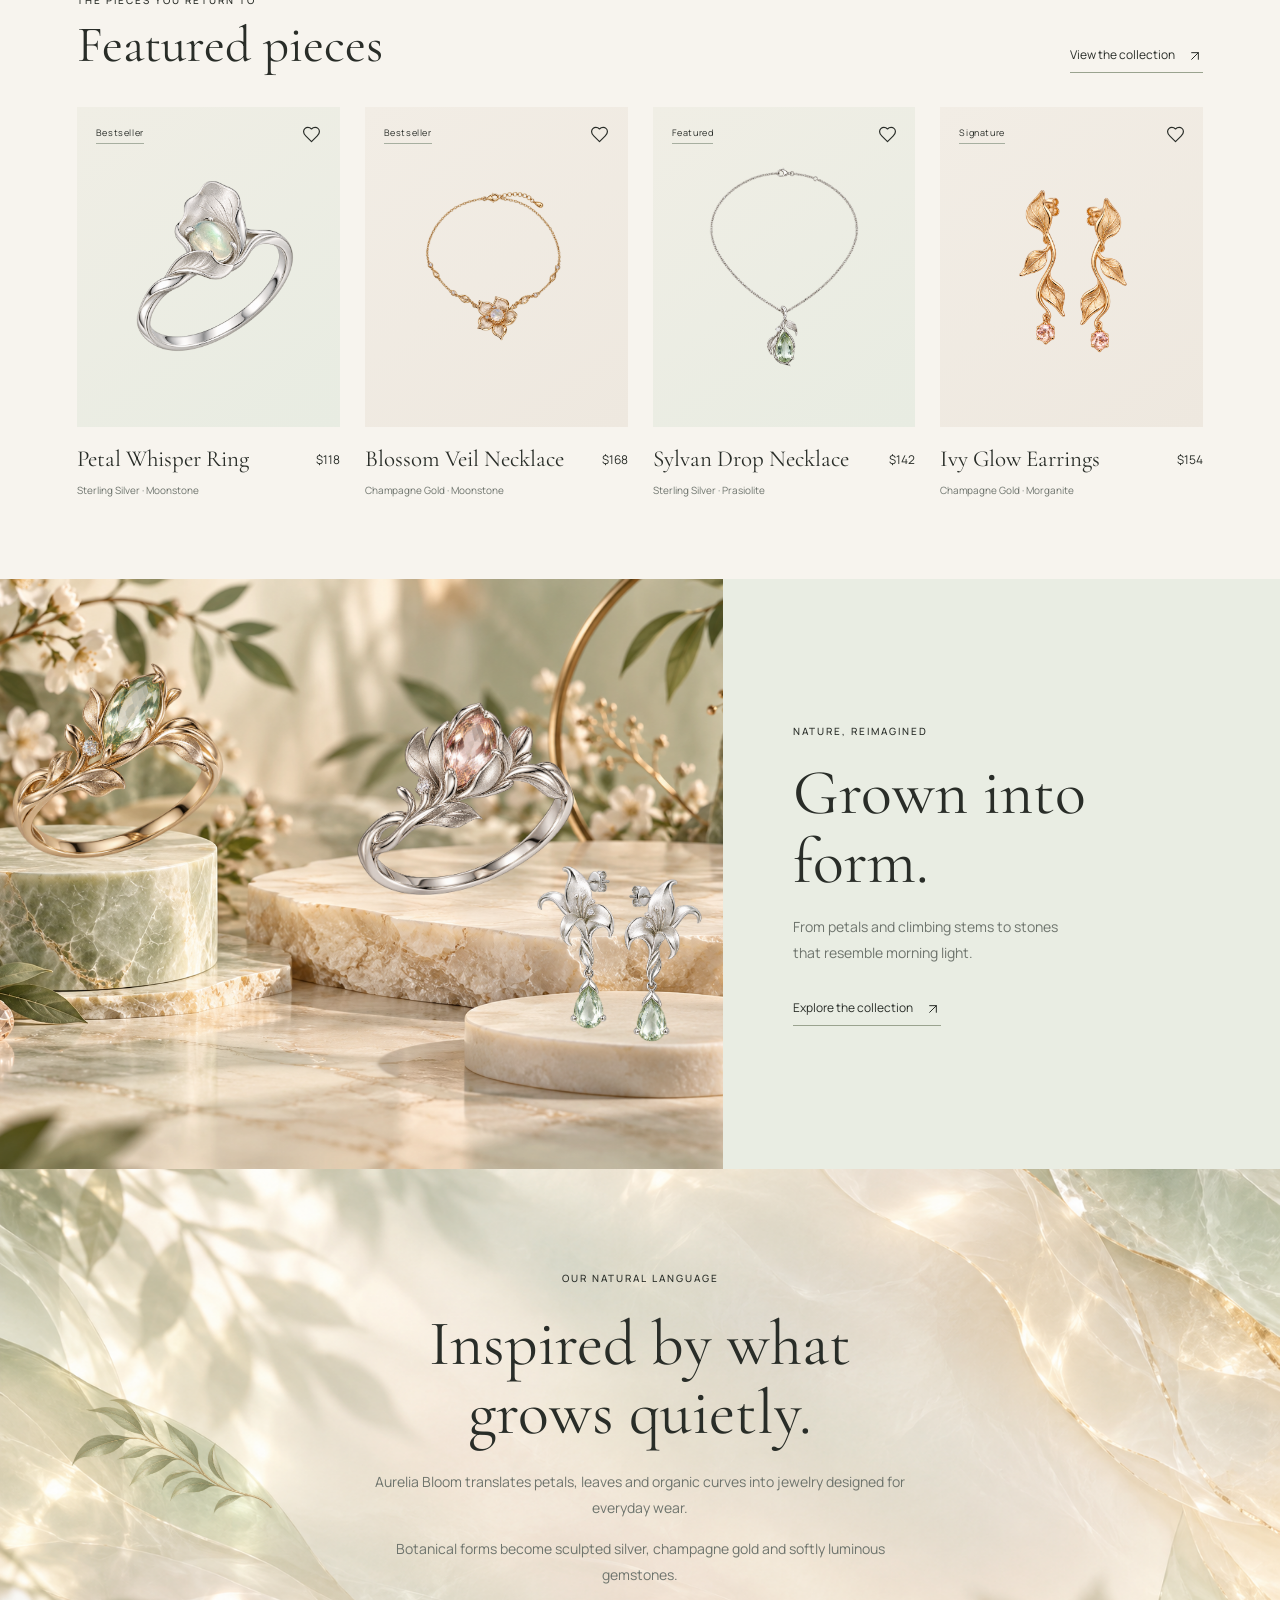
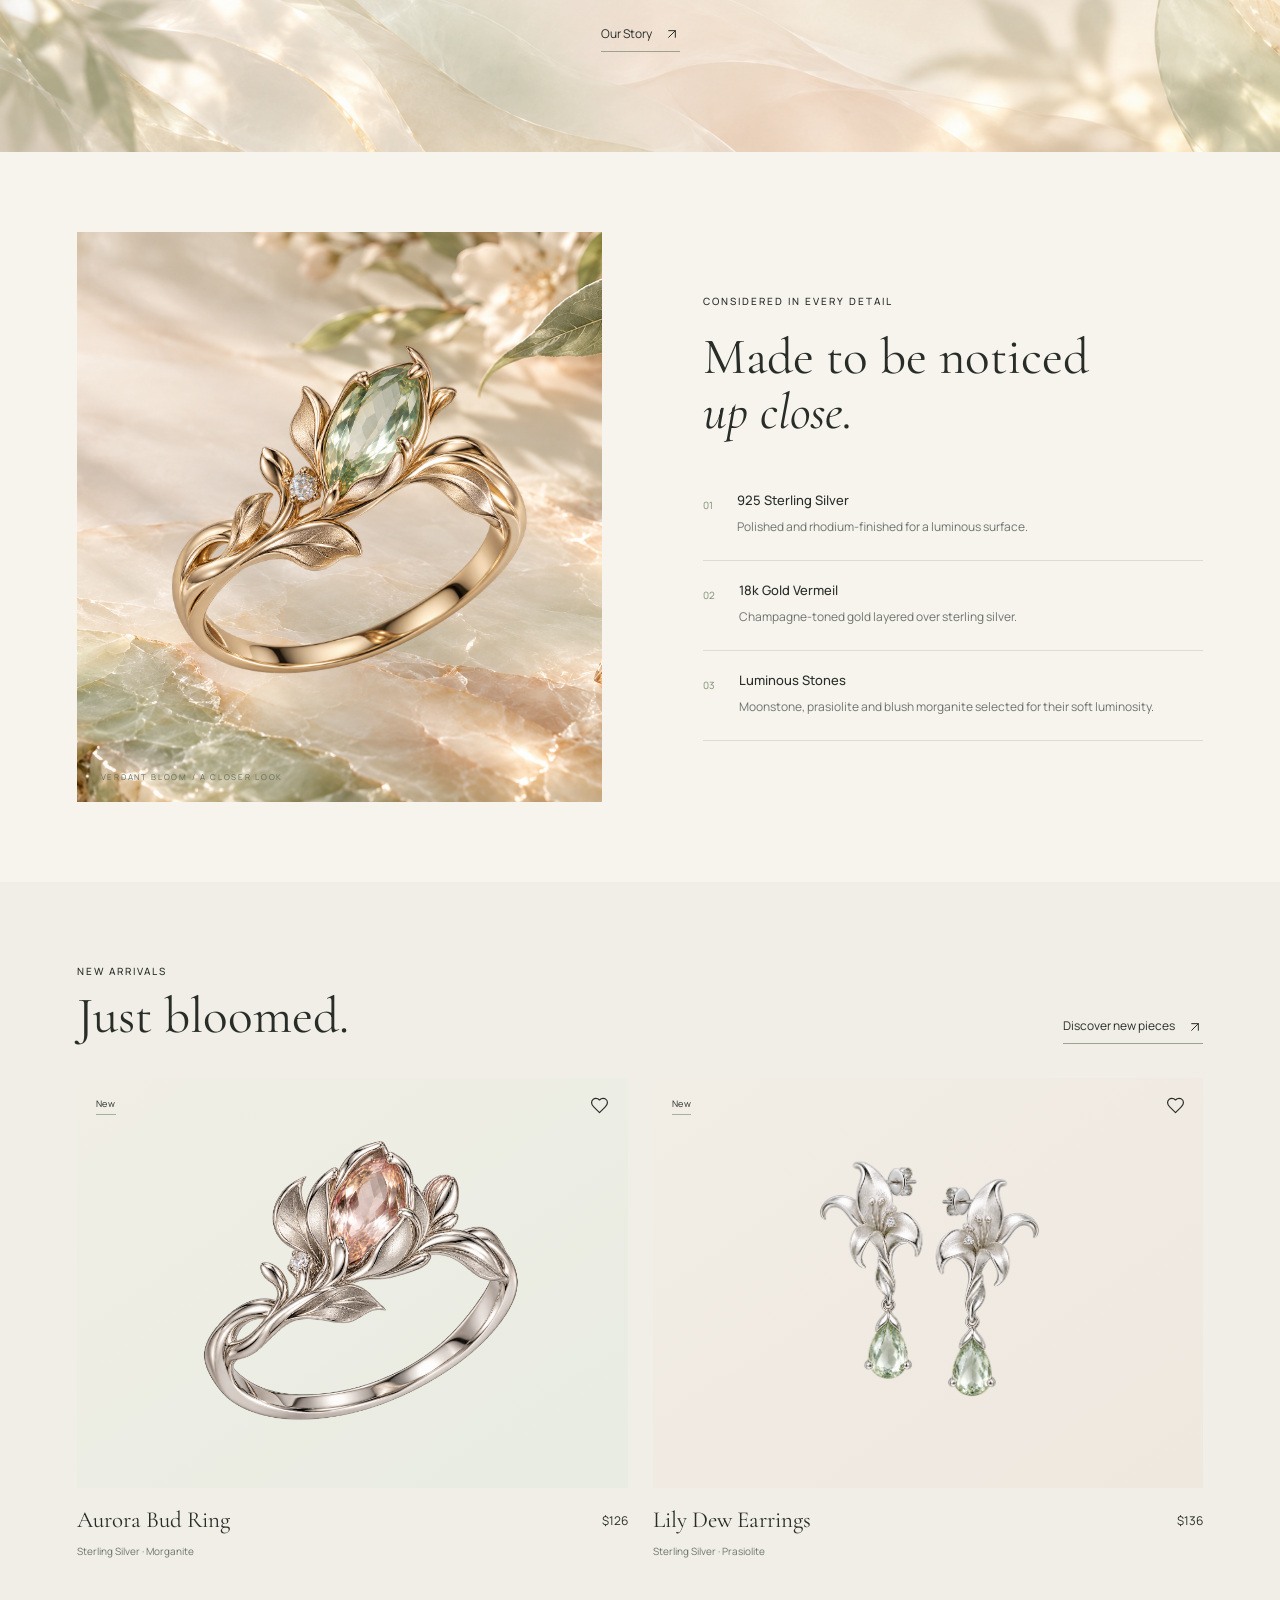
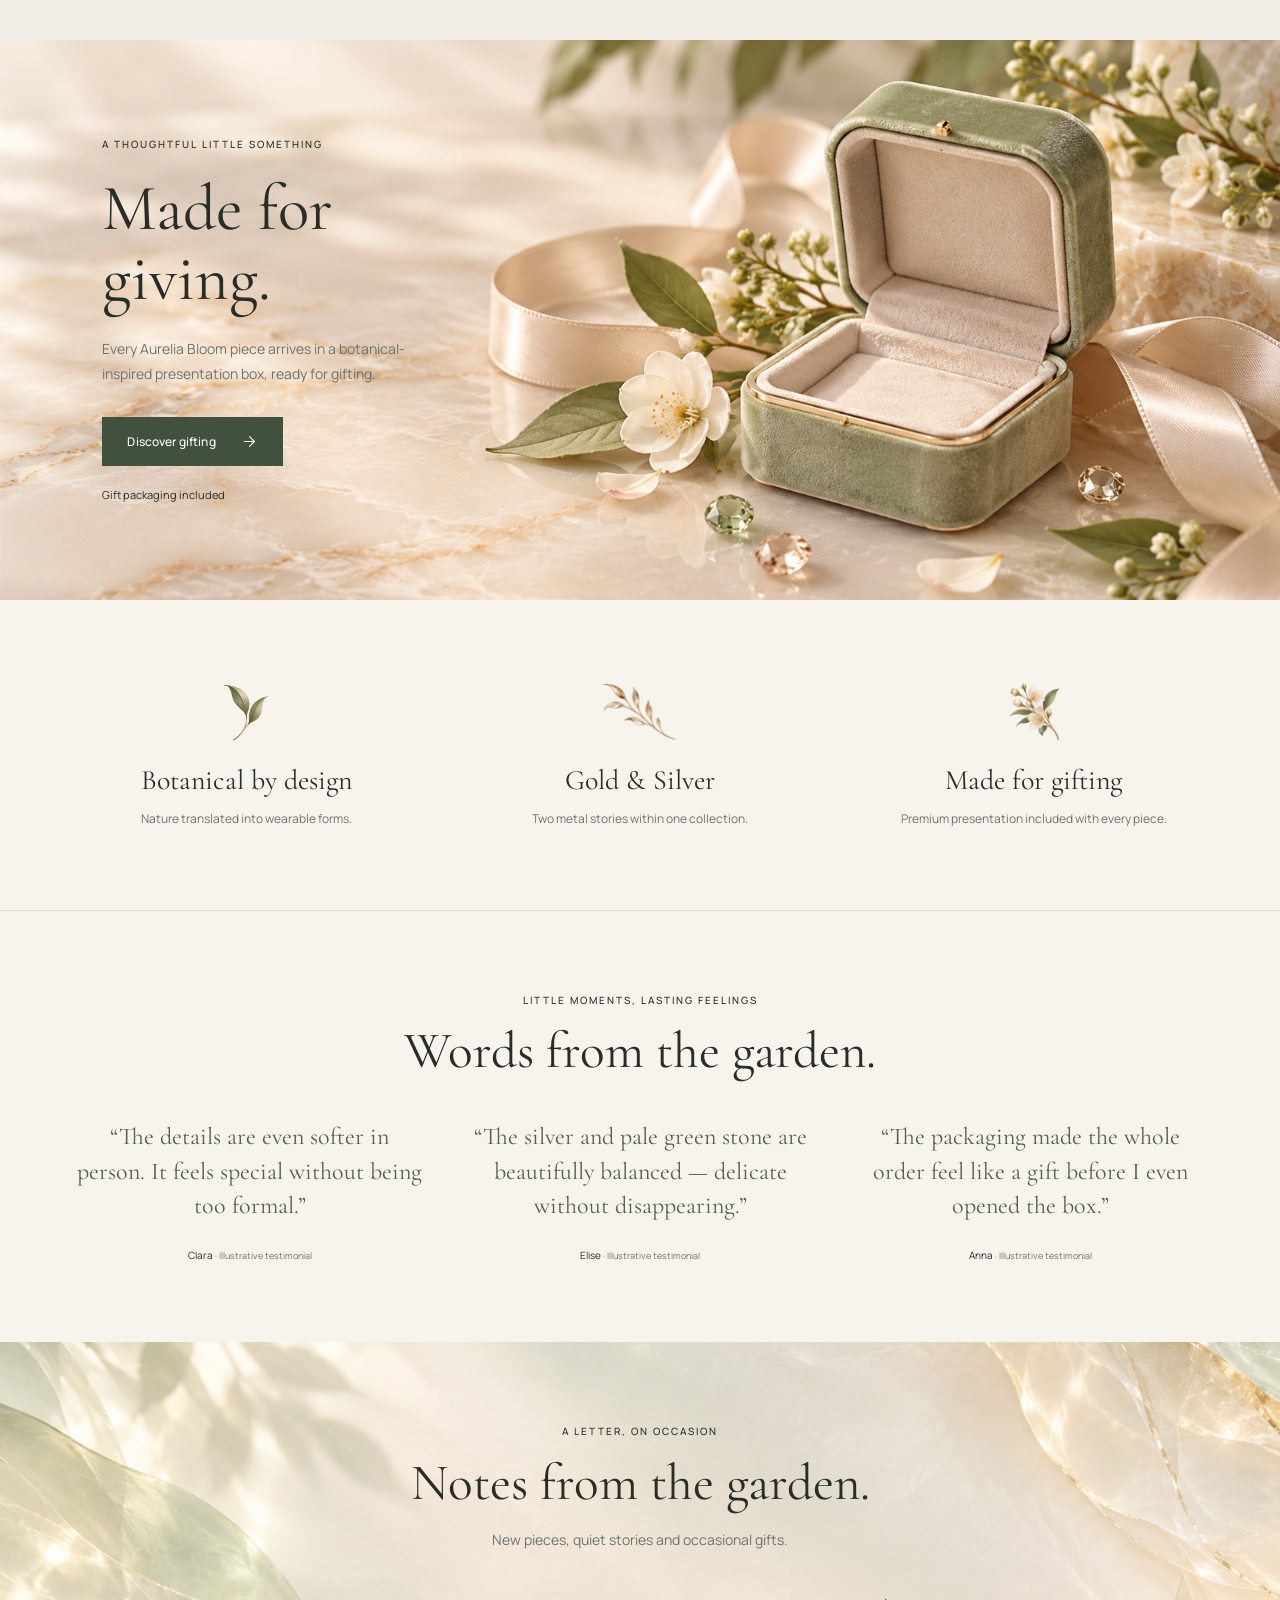
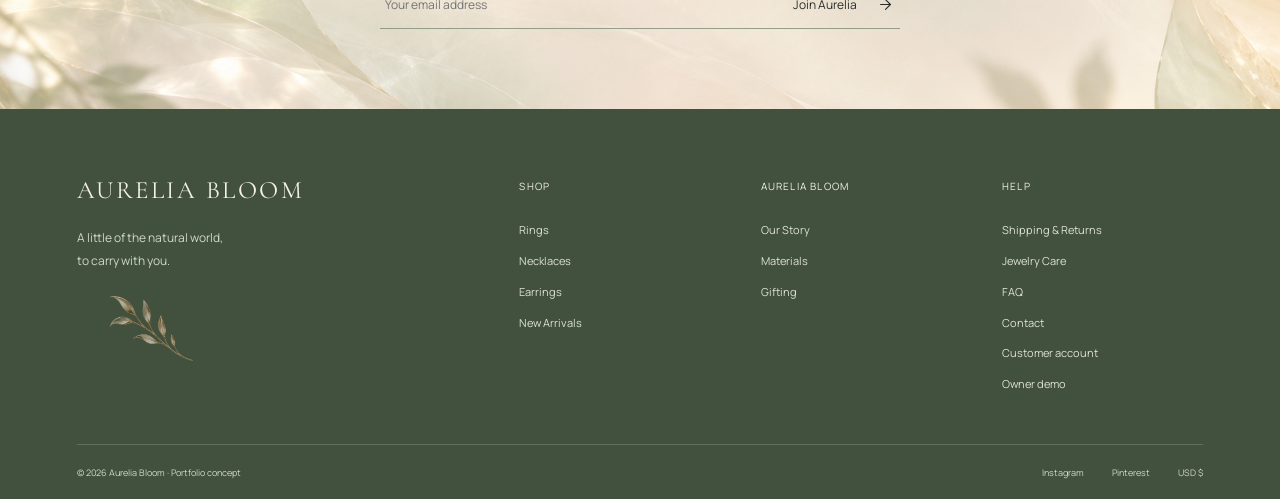
<file: aurelia-bloom/index.html>
<!doctype html>
<html lang="en"><head><meta charset="UTF-8"/><meta name="viewport" content="width=device-width, initial-scale=1.0"/><meta name="theme-color" content="#F7F4EE"/><meta name="description" content="Botanical forms, luminous stones and delicate metals. Discover the Aurelia Bloom jewelry collection."/><link rel="icon" type="image/svg+xml" href="/aurelia-bloom/favicon.svg"/><title>Aurelia Bloom — Botanical Jewelry</title>  <script type="module" crossorigin src="/aurelia-bloom/assets/index-C7HAZ6Xv.js"></script>
  <link rel="stylesheet" crossorigin href="/aurelia-bloom/assets/index-BdRMVyyK.css">
</head><body><div id="root"></div></body></html>
</file>
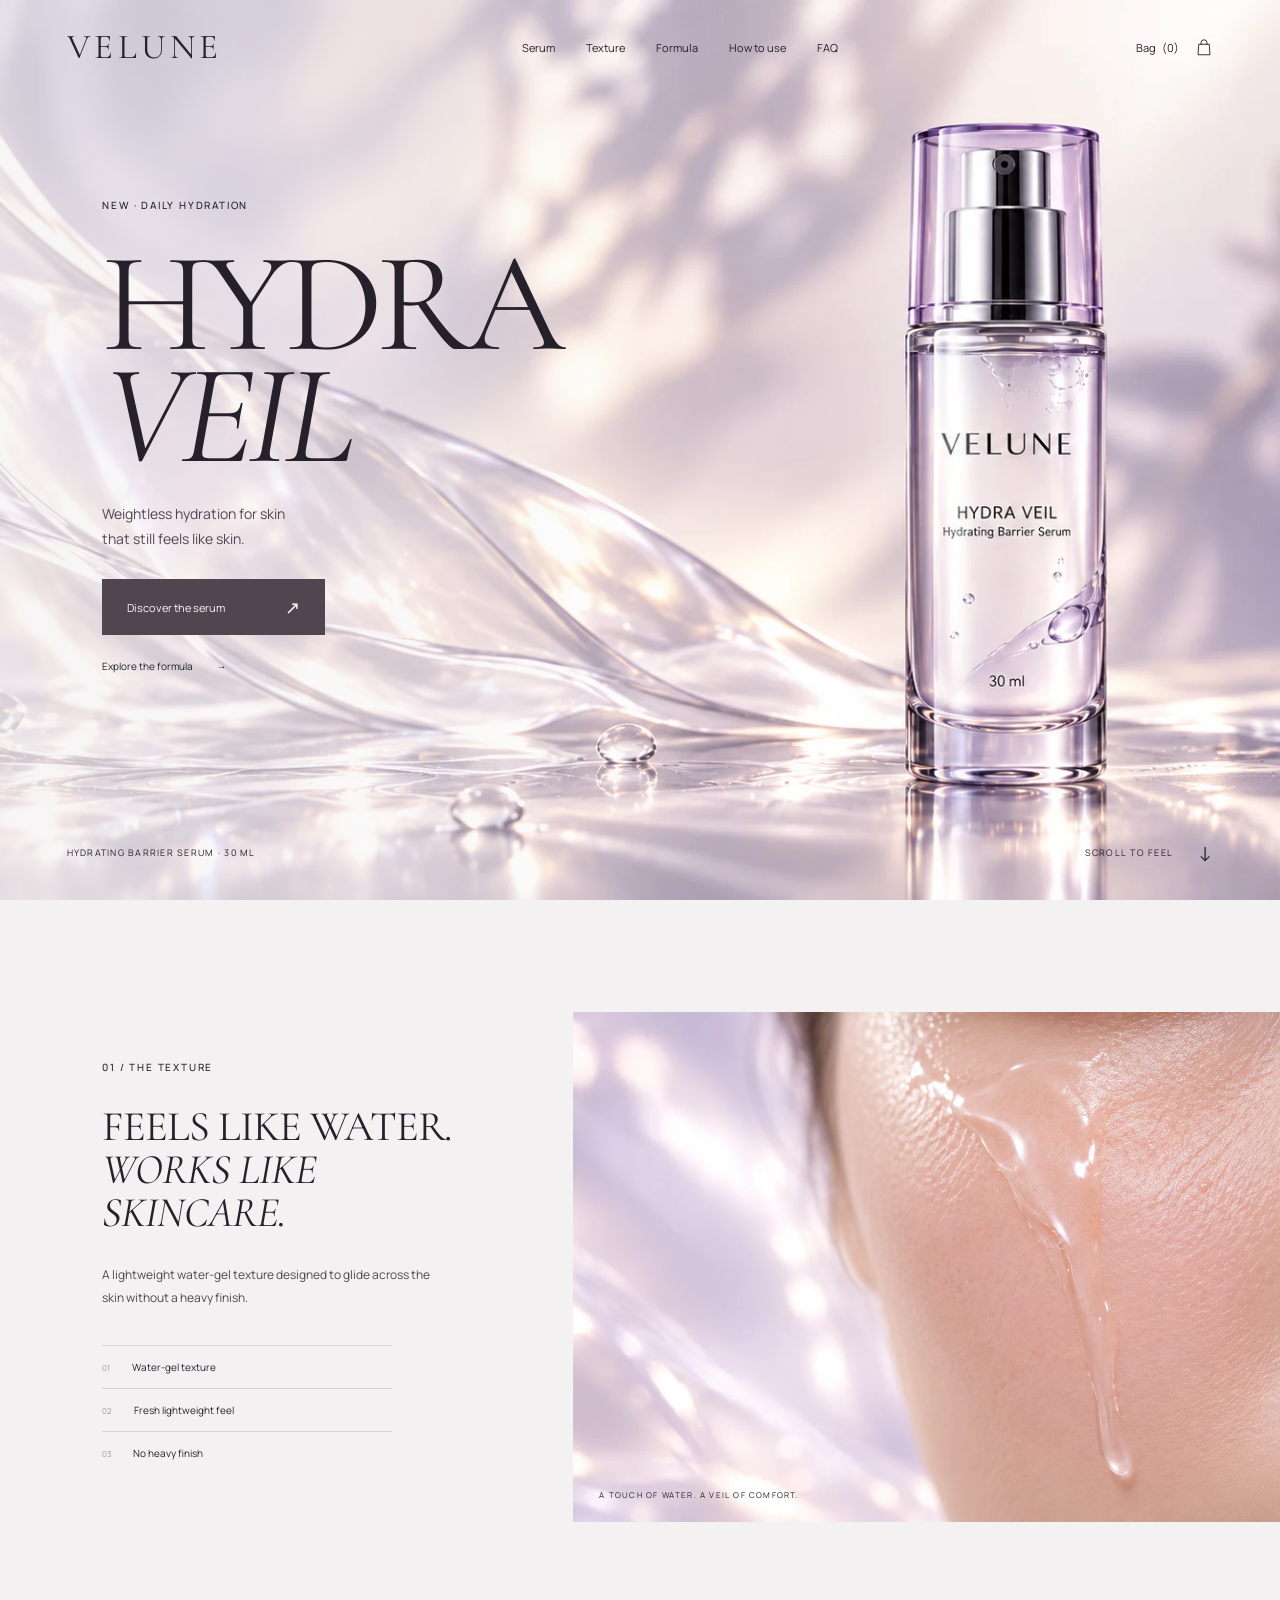
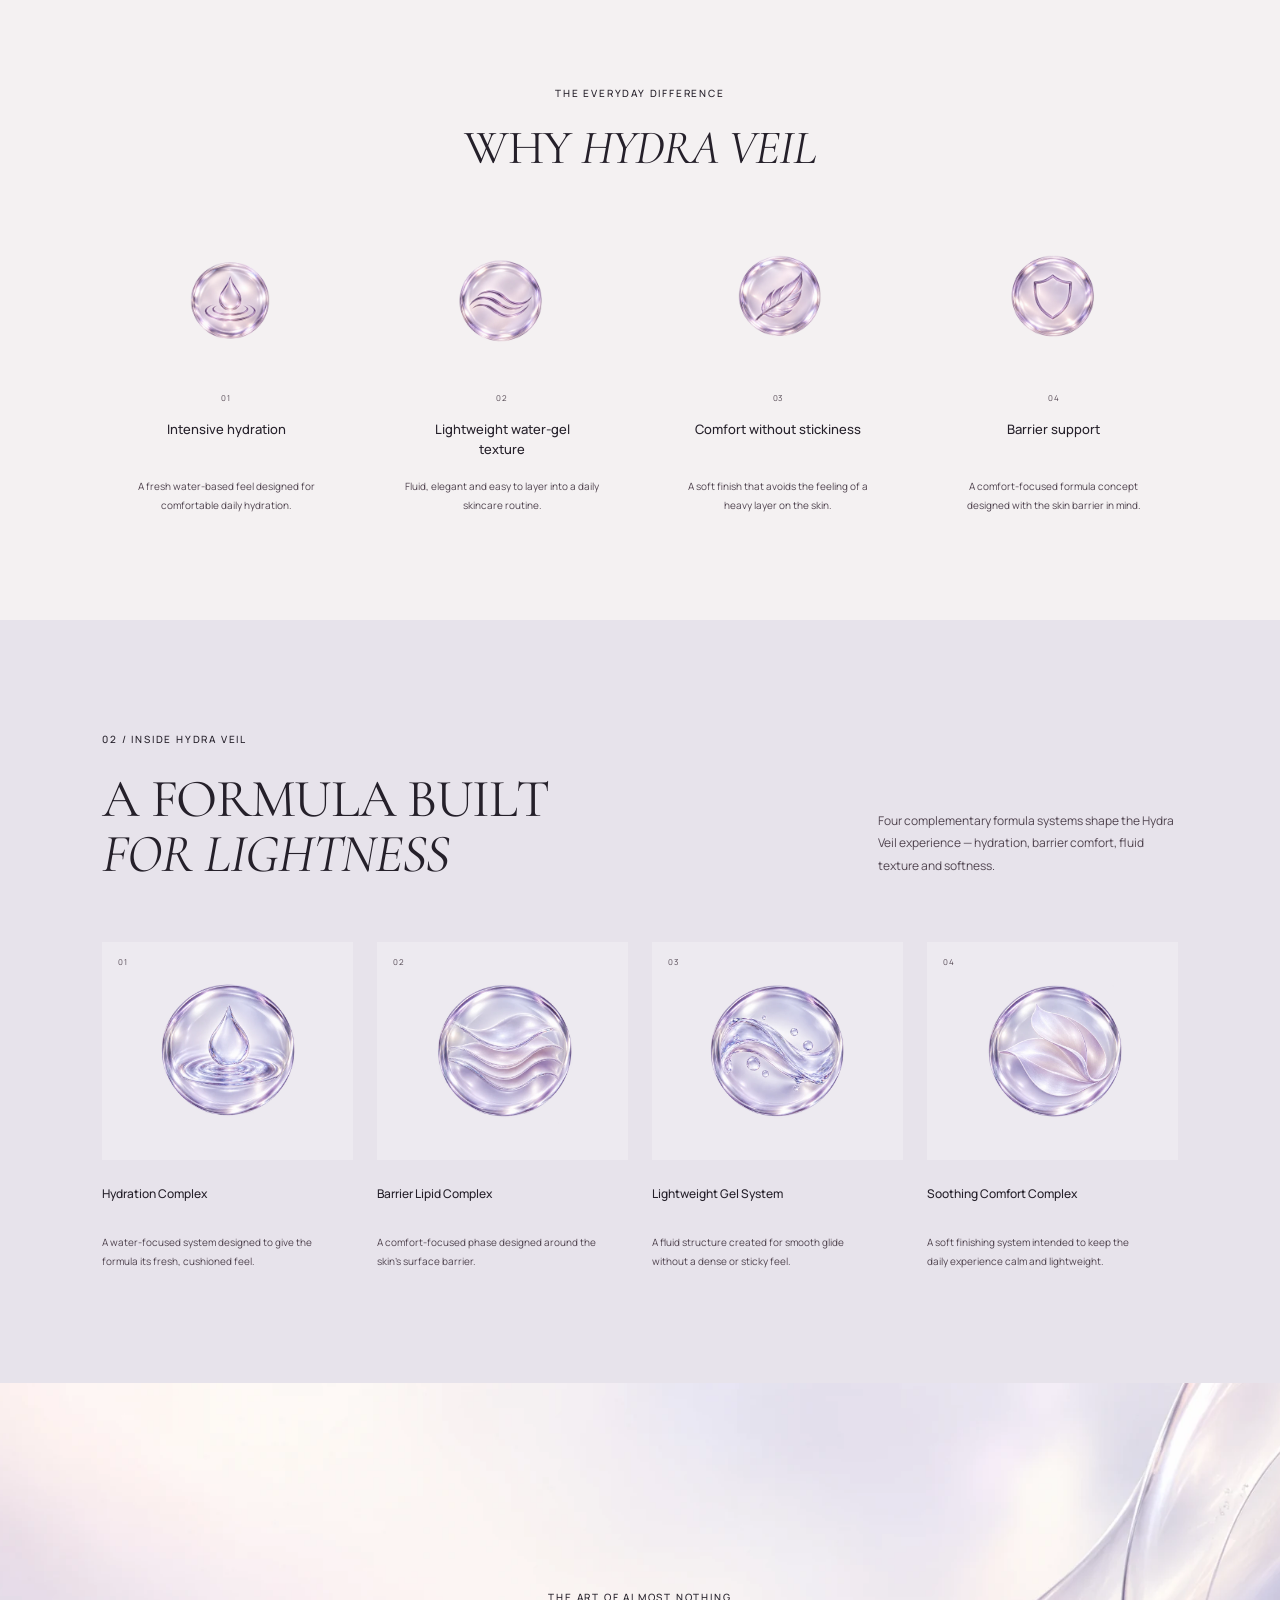
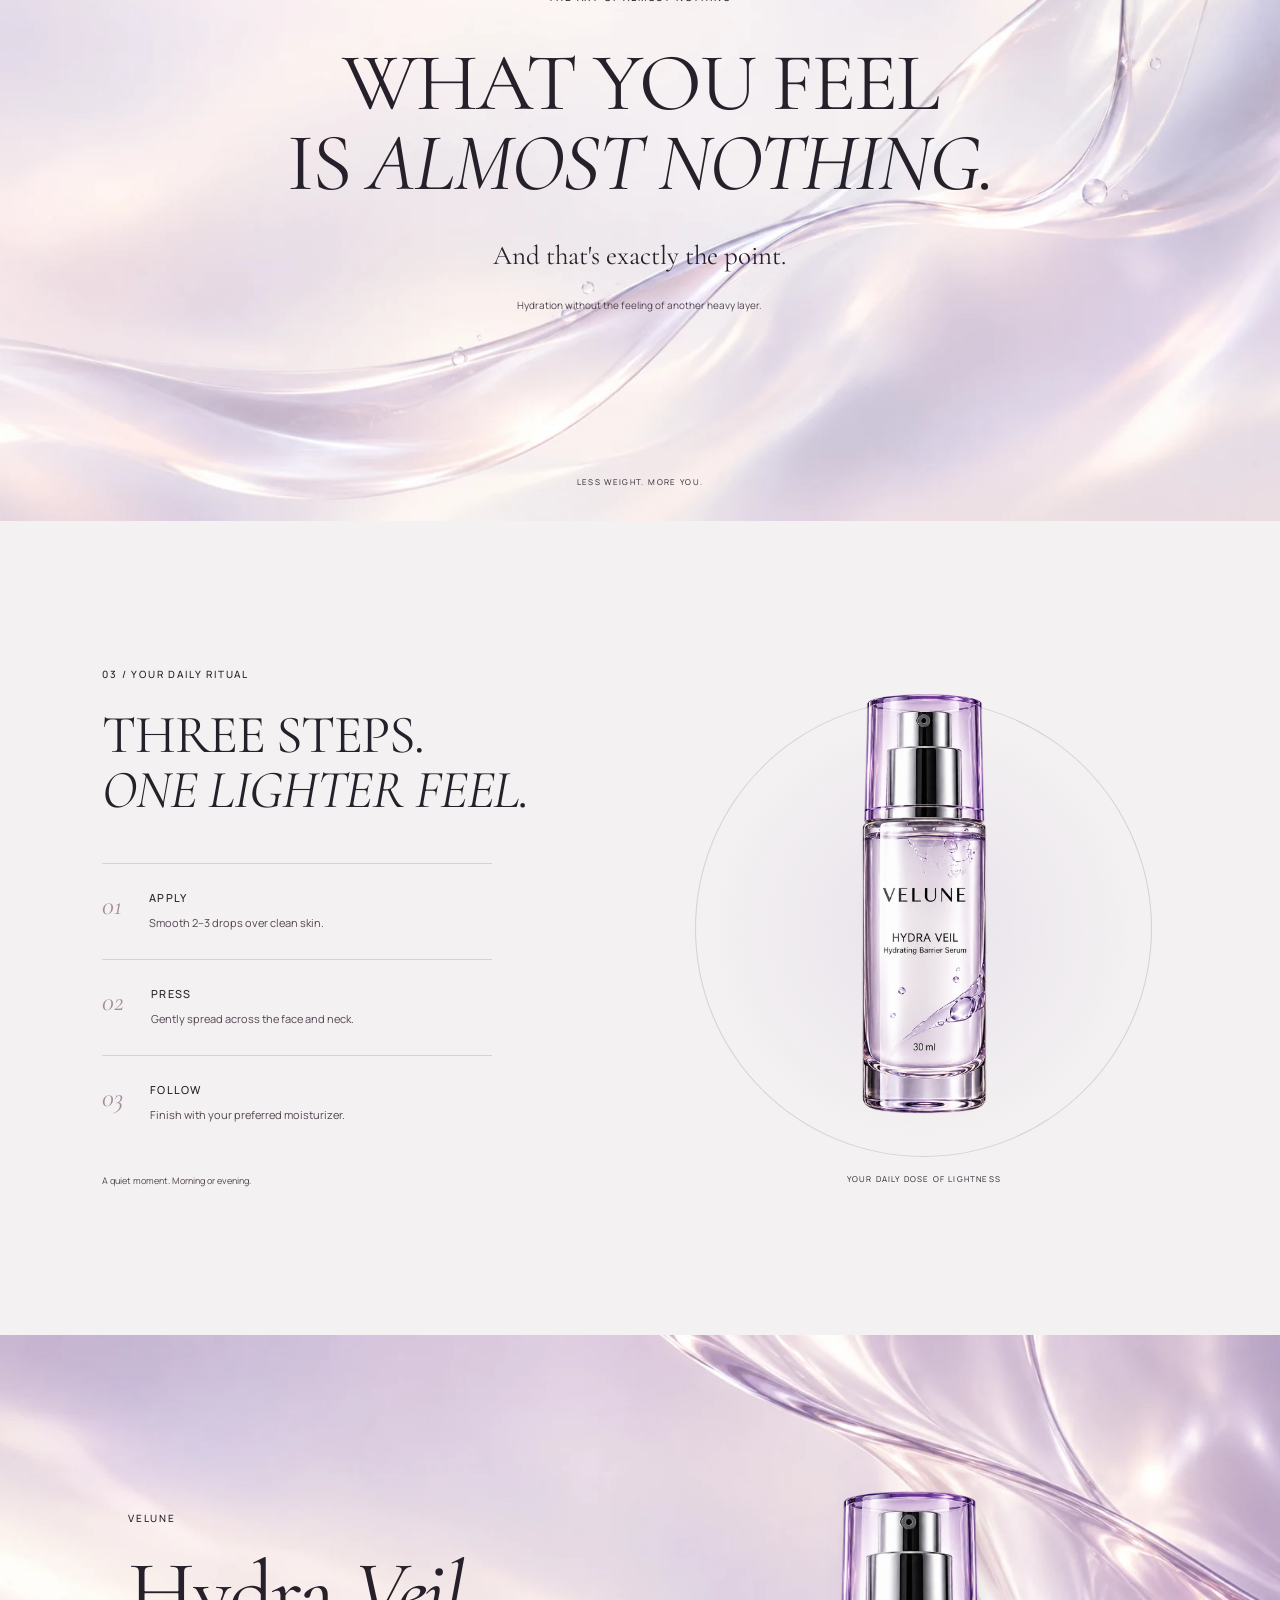
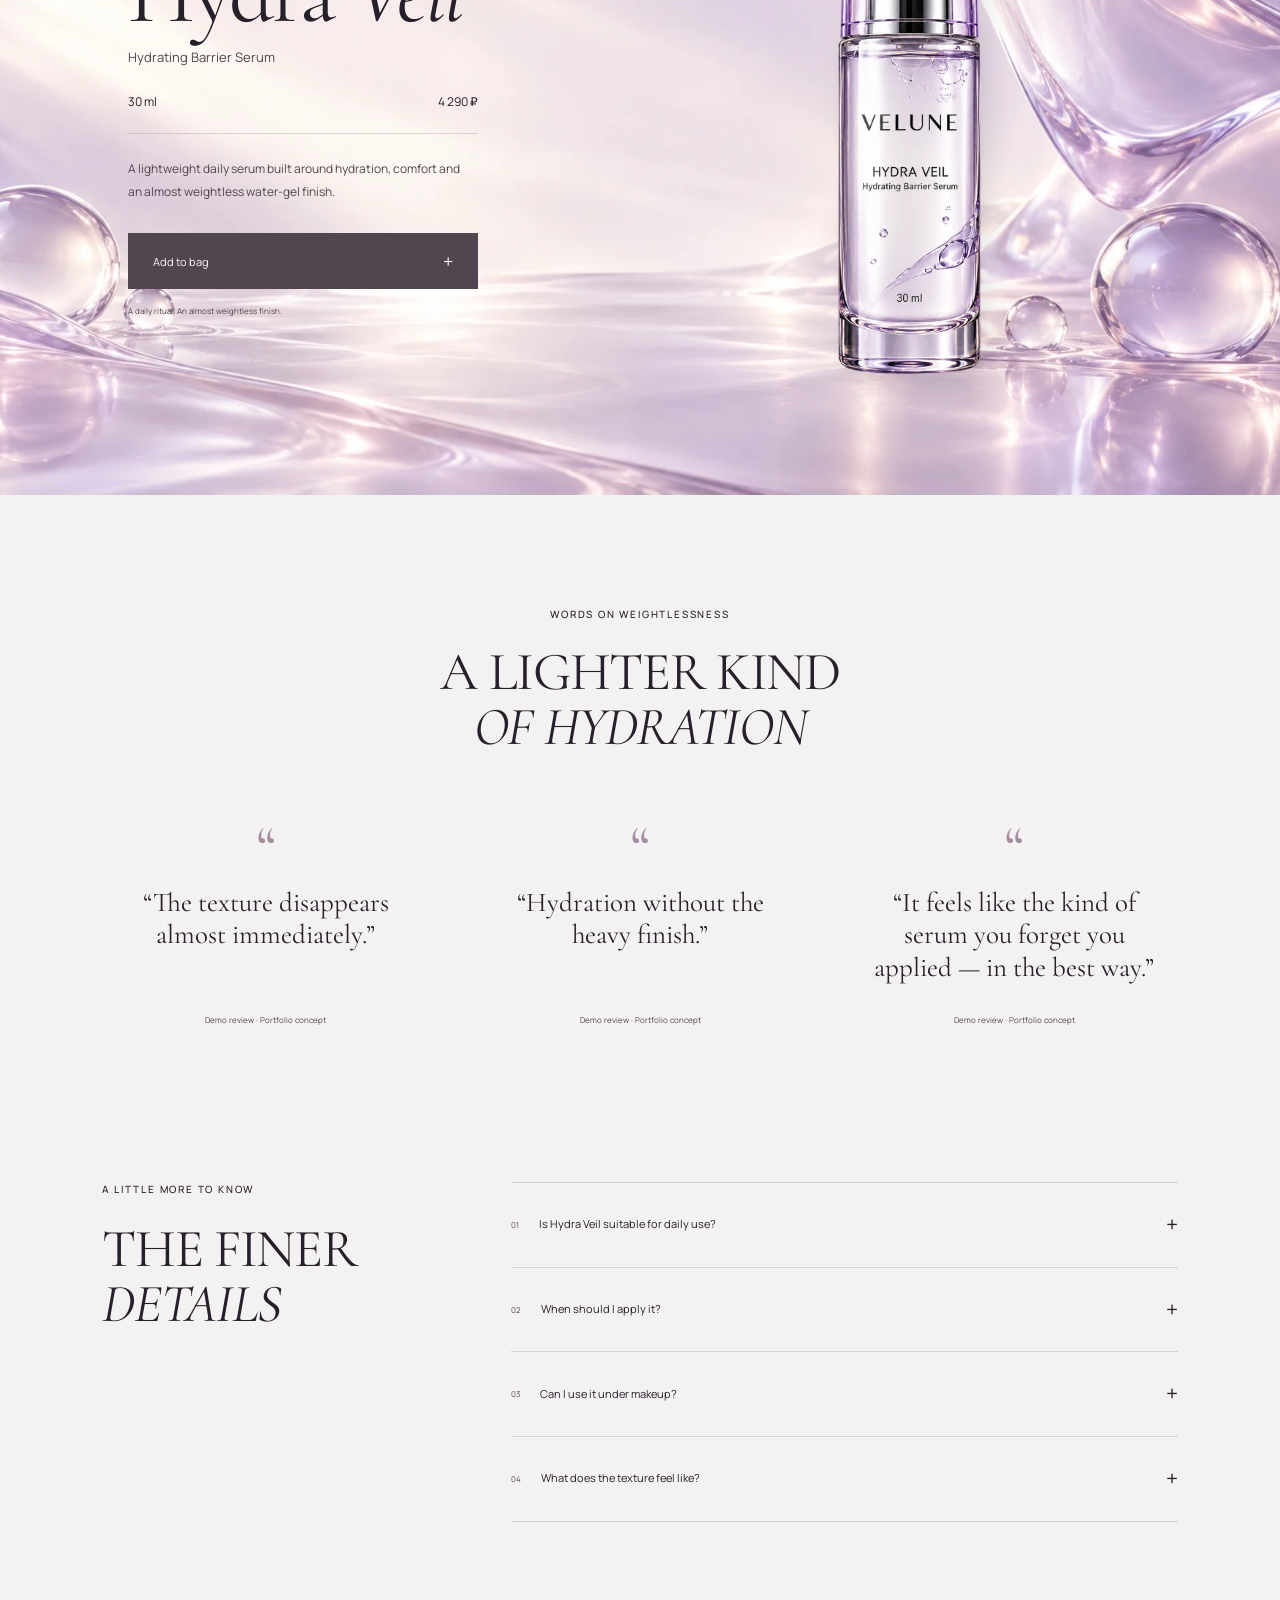
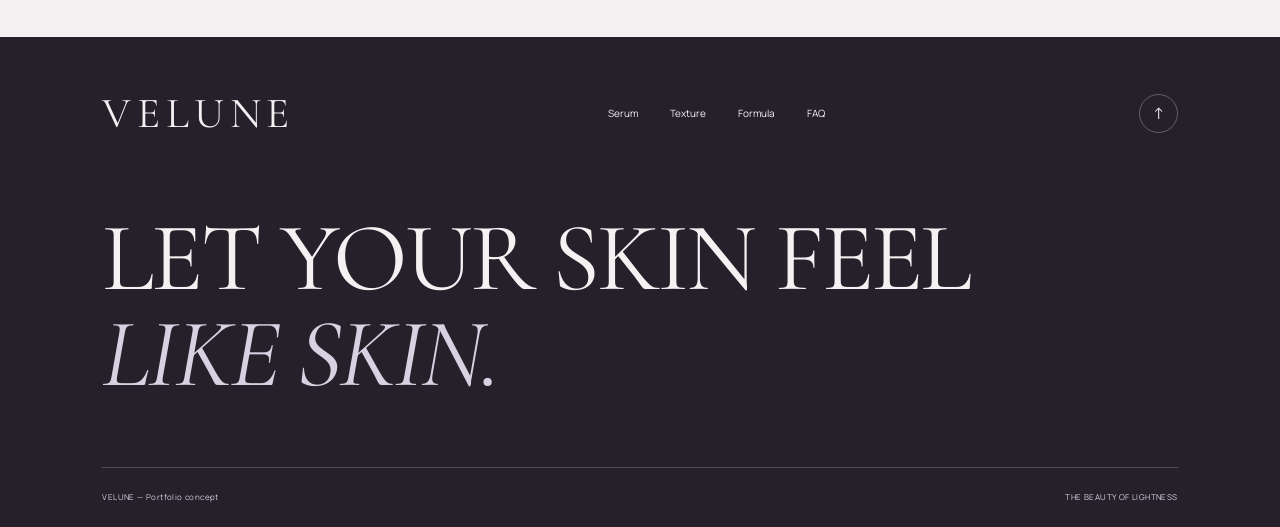
<file: velune-skincare/index.html>
<!doctype html>
<html lang="en">
  <head>
    <meta charset="UTF-8" />
    <meta name="viewport" content="width=device-width, initial-scale=1.0" />
    <meta name="theme-color" content="#F4F1F2" />
    <meta name="description" content="VELUNE Hydra Veil — a premium skincare digital experience built around weightless hydration." />
    <meta property="og:title" content="VELUNE — Hydra Veil" />
    <meta property="og:description" content="A premium skincare digital experience built around weightless hydration." />
    <meta property="og:type" content="website" />
    <meta property="og:image" content="/velune-skincare/assets/velune/VELUNE_HERO_MASTER.webp" />
    <title>VELUNE — Hydra Veil</title>
    <script type="module" crossorigin src="/velune-skincare/assets/index-DiYhxg3v.js"></script>
    <link rel="stylesheet" crossorigin href="/velune-skincare/assets/index-tjSKzmZQ.css">
  </head>
  <body><div id="root"></div></body>
</html>
</file>
<file: ahi-visual-portfolio/styles/main.css>
:root{--bg:#101010;--panel:#191919;--line:#32302e;--text:#f3eee5;--muted:#aaa49d;--dim:#77716d;--red:#9b302d;--serif:Georgia,'Times New Roman',serif;--sans:Arial,Helvetica,sans-serif}
*{box-sizing:border-box}
html{scroll-behavior:smooth;scroll-padding-top:92px}
body{margin:0;background:var(--bg);color:var(--text);font-family:var(--sans);-webkit-font-smoothing:antialiased;overflow-x:hidden}
button,a{-webkit-tap-highlight-color:transparent}
button{font:inherit}
a{color:inherit;text-decoration:none}
img{display:block;max-width:100%}
figure{margin:0}
::selection{background:var(--red);color:white}
:focus-visible{outline:2px solid:#de7770;outline-offset:4px}
.skip-link{position:fixed;left:20px;top:-80px;z-index:1000;padding:12px 18px;background:var(--text);color:var(--bg)}
.skip-link:focus{top:14px}
.section-wrap{width:min(100% - 72px,1480px);margin-inline:auto}
.section-space{padding-block:138px 0}
.site-header{position:sticky;top:0;z-index:30;background:rgba(16,16,16,.93);border-bottom:1px solid rgba(243,238,229,.13);backdrop-filter:blur(16px)}
.nav-shell{width:min(100% - 72px,1480px);margin:auto;min-height:70px;display:flex;align-items:center;gap:5vw}
.wordmark{font-size:23px;font-weight:800;letter-spacing:-.09em;white-space:nowrap}.wordmark-dot,.footer-mark span{color:var(--red)}
.main-nav{display:flex;align-items:center;gap:clamp(20px,2.3vw,38px);margin-left:auto}
.main-nav a{font-size:12px;letter-spacing:.08em;text-transform:uppercase;color:#c9c3bb;position:relative;padding-block:26px}
.main-nav a::after{content:"";height:1px;background:var(--red);position:absolute;left:0;right:100%;bottom:17px;transition:right .25s}
.main-nav a:hover::after,.main-nav a:focus-visible::after{right:0}
.nav-note{color:var(--dim);font-size:10px;letter-spacing:.15em;white-space:nowrap}
.hero{min-height:clamp(690px,calc(100svh - 70px),920px);display:grid;grid-template-columns:minmax(0,1.18fr) minmax(330px,.82fr);align-items:center;gap:4vw;position:relative;padding-block:74px 96px}
.hero-copy{z-index:1;max-width:760px}
.eyebrow,.section-index,.case-label,.concept-tag,.lightbox-eyebrow{font-size:10px;letter-spacing:.22em;font-weight:700;color:#bc7a75}
.eyebrow{display:flex;align-items:center;gap:16px}.eyebrow-line{width:28px;height:1px;background:var(--red)}
.hero-kicker{margin:53px 0 14px;color:var(--muted);font-size:12px;letter-spacing:.18em;text-transform:uppercase}
h1,h2,h3,p{margin-top:0}
h1,h2{font-family:var(--serif);font-weight:400;letter-spacing:-.065em}
h1{font-size:clamp(72px,7.6vw,146px);line-height:.94;margin-bottom:46px;white-space:nowrap}
h1 em,h2 em{font-weight:400;color:#c7b8aa}
.hero-lead{font-size:clamp(20px,2vw,27px);line-height:1.38;max-width:490px;margin-bottom:18px}
.hero-support{font-size:14px;line-height:1.7;color:var(--muted);max-width:450px;margin-bottom:36px}
.text-link{display:inline-flex;align-items:center;gap:18px;border:0;border-bottom:1px solid var(--red);background:none;color:var(--text);padding:0 0 11px;cursor:pointer;font-size:12px;letter-spacing:.13em;text-transform:uppercase;transition:gap .25s,color .25s}
.text-link:hover{gap:26px;color:#d88782}
.text-link span{font-size:19px;line-height:.6;color:#c45c56}
.hero-art{border:0;background:#e7e0da;padding:0;position:relative;display:flex;align-items:center;justify-content:center;width:min(100%,560px);justify-self:end;cursor:zoom-in;overflow:hidden;box-shadow:0 28px 90px rgba(0,0,0,.28)}
.hero-art img{width:100%;height:min(70svh,690px);object-fit:contain}
.art-corner{position:absolute;bottom:0;left:0;right:0;background:rgba(16,16,16,.9);color:var(--text);display:flex;justify-content:space-between;padding:17px 20px;font-size:10px;letter-spacing:.17em}
.art-corner span{font-size:16px;line-height:0}
.hero-side-note{position:absolute;bottom:44px;left:0;color:var(--dim);font-size:10px;letter-spacing:.2em}
.section-heading{display:flex;justify-content:space-between;align-items:end;gap:40px;border-top:1px solid var(--line);padding-top:24px;margin-bottom:54px}
.section-index{margin-bottom:24px;color:#b25550}
h2{font-size:clamp(52px,6.3vw,102px);line-height:1.02;margin:0}
.section-intro{font-size:15px;line-height:1.65;color:var(--muted);max-width:400px;margin:0 0 7px}
.section-subtitle{color:var(--muted);font-size:13px;text-transform:uppercase;letter-spacing:.18em;margin:16px 0 0}
.muted-inline{color:#d0c8be}
.selected-grid{display:grid;grid-template-columns:repeat(12,minmax(0,1fr));gap:75px 24px;align-items:start}
.work-tile{min-width:0}.work-tile-game{grid-column:1/8}.work-tile-nocturia{grid-column:9/13;margin-top:110px}.work-tile-nuvelis{grid-column:2/6;margin-top:-105px}.work-tile-velune{grid-column:7/13;margin-top:65px}.work-tile-aurelia{grid-column:1/10;margin-top:10px}
.image-frame{position:relative;display:block;width:100%;border:0;padding:0;background:#1d1b1a;overflow:hidden;cursor:zoom-in}
.image-frame img{width:100%;height:100%;object-fit:cover;transition:transform .6s ease,filter .6s ease}
.image-frame:hover img{transform:scale(1.025);filter:brightness(.86)}
.view-mark{position:absolute;right:15px;bottom:15px;width:35px;height:35px;display:grid;place-items:center;background:rgba(16,16,16,.77);font-size:17px;opacity:0;transform:translateY(7px);transition:opacity .25s,transform .25s}
.image-frame:hover .view-mark,.image-frame:focus-visible .view-mark{opacity:1;transform:translateY(0)}
.work-tile-game .image-frame{aspect-ratio:16/9}.work-tile-nocturia .image-frame{aspect-ratio:3/4;background:#e7e0da}.work-tile-nocturia img{object-fit:contain}.work-tile-nuvelis .image-frame{aspect-ratio:4/5}.work-tile-velune .image-frame,.work-tile-aurelia .image-frame{aspect-ratio:16/9}
.tile-meta{display:flex;justify-content:space-between;align-items:start;gap:15px;border-top:1px solid var(--line);margin-top:14px;padding-top:15px}
.tile-meta h3{font-size:13px;letter-spacing:.15em;font-weight:700;margin-bottom:6px}.tile-meta p,.tile-meta span{font-size:12px;color:var(--muted);margin:0}
.game-list{border-top:1px solid var(--line)}.game-row{padding:29px 0 70px;border-bottom:1px solid var(--line)}
.game-heading{display:flex;align-items:start;gap:25px;margin-bottom:25px}.game-heading h3{font-family:var(--serif);font-size:clamp(34px,3.6vw,58px);font-weight:400;letter-spacing:-.05em;margin:0 0 5px}.game-heading p{color:var(--muted);font-size:13px;margin:0}.game-number{color:#be615b;font-size:13px;padding-top:13px}.concept-tag{margin-left:auto;border:1px solid #594340;padding:9px 12px;color:#ccaaa5;font-size:9px;white-space:nowrap}
.game-images{display:grid;grid-template-columns:1fr 2.05fr;gap:24px;align-items:start}.game-icon .image-frame{aspect-ratio:1}.game-thumb .image-frame{aspect-ratio:16/9}
figcaption{font-size:10px;letter-spacing:.17em;color:var(--dim);margin-top:10px}
.character .section-heading{margin-bottom:36px}.character-stage{display:grid;grid-template-columns:minmax(0,1fr) minmax(190px,.24fr);gap:44px;align-items:end}.character-sheet{padding:32px;border:0;background:#ded9d1;cursor:zoom-in;width:100%;display:flex;justify-content:center}.character-sheet img{width:min(100%,840px);max-height:1150px;object-fit:contain}.character-aside{padding-bottom:22px}.side-rule{display:block;width:36px;height:1px;background:var(--red);margin-bottom:22px}.character-aside p{font-size:11px;line-height:1.9;letter-spacing:.15em;color:var(--muted);margin-bottom:35px}.inline-button{white-space:nowrap}
.case-study{padding-top:28px;border-top:1px solid var(--line);margin-top:28px}.case-study+.case-study{margin-top:125px}.case-heading{display:flex;justify-content:space-between;gap:40px;margin-bottom:36px}.case-heading h3{font-family:var(--serif);font-weight:400;font-size:clamp(48px,5vw,76px);letter-spacing:-.06em;margin:16px 0 2px}.case-heading div>p{font-size:12px;text-transform:uppercase;letter-spacing:.14em;color:var(--muted);margin:0}.case-heading>p{max-width:410px;color:var(--muted);font-size:14px;line-height:1.7;margin:27px 0 0}
.nuvelis-gallery{display:grid;grid-template-columns:1.2fr .8fr;gap:24px;align-items:start}.nuvelis-primary{grid-row:span 2}.nuvelis-primary .image-frame{aspect-ratio:4/5}.nuvelis-gallery figure:not(.nuvelis-primary) .image-frame{aspect-ratio:16/9}.nuvelis-gallery figure:last-child .image-frame{aspect-ratio:4/3}.nuvelis-gallery figure:last-child img{object-position:center 45%}
.velune-gallery{display:grid;grid-template-columns:1fr 1fr;gap:24px}.velune-gallery figure:first-child{grid-column:1/-1}.velune-gallery .image-frame{aspect-ratio:16/9}.velune-gallery figure:first-child .image-frame{aspect-ratio:16/8}
.aurelia-gallery{display:grid;grid-template-columns:1fr 1fr;gap:24px}.aurelia-hero{grid-column:1/-1}.aurelia-hero .image-frame{aspect-ratio:16/9}.aurelia-detail .image-frame{aspect-ratio:4/3;background:#e5e1d9}.aurelia-detail img{object-fit:contain;padding:20px}
.about{padding-bottom:150px}.about-layout{display:grid;grid-template-columns:1fr 1.1fr;gap:9vw}.about-copy{max-width:540px}.about-copy p:first-child{font-family:var(--serif);font-size:clamp(27px,2.8vw,43px);line-height:1.25;letter-spacing:-.035em}.about-copy p:last-child{font-size:15px;color:var(--muted);line-height:1.8;max-width:460px;margin:30px 0 0}.workflow{list-style:none;padding:0;margin:0;border-top:1px solid var(--line)}.workflow li{display:flex;align-items:center;gap:30px;border-bottom:1px solid var(--line);padding:24px 0}.workflow span{font-size:12px;color:#b8645f}.workflow strong{font-weight:500;letter-spacing:.13em;font-size:13px}
.site-footer{border-top:1px solid var(--line);display:flex;justify-content:space-between;gap:30px;padding-top:46px;padding-bottom:55px}.footer-mark{font-weight:800;font-size:60px;letter-spacing:-.09em;line-height:1}.site-footer p{font-size:13px;color:var(--muted);margin:9px 0}.footer-right{text-align:right}.footer-right p{line-height:1.6;margin:0 0 30px}.footer-right small{font-size:11px;color:var(--dim)}
.lightbox{position:fixed;z-index:100;inset:0;background:rgba(8,8,8,.98);display:grid;grid-template-rows:auto minmax(0,1fr) auto;padding:25px clamp(20px,3vw,55px);animation:appear .2s ease}.lightbox[hidden]{display:none}.lightbox-backdrop{position:absolute;inset:0;z-index:0}.lightbox-top,.lightbox-content,.lightbox-bottom{position:relative;z-index:1}.lightbox-top{display:flex;justify-content:space-between;align-items:start;gap:20px}.lightbox-top h2{font-family:var(--sans);font-size:14px;letter-spacing:.06em;margin:10px 0 0}.lightbox-close{border:0;background:none;color:var(--text);font-size:11px;text-transform:uppercase;letter-spacing:.16em;cursor:pointer;display:flex;align-items:center;gap:17px;padding:3px 0}.lightbox-close span{font-size:30px;line-height:.65}.lightbox-content{min-height:0;display:grid;grid-template-columns:50px minmax(0,1fr) 50px;align-items:center;gap:15px;padding:20px 0}.lightbox-content img{width:100%;height:100%;max-height:calc(100svh - 155px);object-fit:contain;min-height:0}.lightbox-arrow{border:1px solid #6a615b;border-radius:50%;background:rgba(0,0,0,.3);width:45px;height:45px;color:var(--text);font-size:19px;cursor:pointer}.lightbox-arrow:hover{border-color:var(--red);color:#e8958e}.lightbox-bottom{display:flex;justify-content:space-between;gap:15px;color:var(--dim);font-size:10px;letter-spacing:.16em}.lightbox-arrow[hidden]{visibility:hidden}
@keyframes appear{from{opacity:0}to{opacity:1}}
@media(max-width:1150px){.nav-note{display:none}.nav-shell{gap:30px}.main-nav{gap:20px}.hero{grid-template-columns:1fr .78fr}h1{font-size:clamp(65px,7vw,100px)}.work-tile-nocturia{margin-top:70px}.work-tile-nuvelis{margin-top:-50px}}
@media(max-width:760px){html{scroll-padding-top:104px}.section-wrap,.nav-shell{width:min(100% - 34px,610px)}.site-header{backdrop-filter:none}.nav-shell{min-height:94px;display:block;position:relative;padding-top:11px}.wordmark{display:block;width:max-content;margin:0 auto 6px}.main-nav{width:100%;margin:0;gap:24px;overflow-x:auto;white-space:nowrap;scrollbar-width:none;justify-content:flex-start}.main-nav::-webkit-scrollbar{display:none}.main-nav a{padding:13px 0;font-size:11px}.main-nav a::after{bottom:7px}.section-space{padding-top:92px}.hero{min-height:0;display:flex;flex-direction:column;align-items:stretch;gap:45px;padding-block:62px 0}.hero-kicker{margin-top:40px}h1{font-size:clamp(54px,12.5vw,84px);margin-bottom:30px;white-space:normal}.hero-lead{font-size:20px}.hero-support{font-size:13px}.hero-art{width:100%;max-width:none}.hero-art img{height:auto;max-height:560px}.hero-side-note{display:none}.section-heading{display:block;margin-bottom:34px}.section-index{margin-bottom:18px}h2{font-size:clamp(46px,11vw,68px)}.section-intro{margin-top:20px;font-size:14px}.selected-grid{display:block}.work-tile{margin:0 0 42px}.work-tile-nocturia{width:84%;margin-left:auto}.work-tile-nuvelis{width:82%}.work-tile-velune{width:100%}.work-tile-aurelia{width:100%}.game-row{padding-bottom:48px}.game-heading{gap:13px;flex-wrap:wrap}.game-heading h3{font-size:35px}.game-number{padding-top:8px}.concept-tag{width:max-content;margin:6px 0 0 30px}.game-images{grid-template-columns:1fr 1.4fr;gap:12px}.game-images figcaption{font-size:9px}.character-stage{display:block}.character-sheet{padding:12px}.character-aside{display:flex;align-items:center;justify-content:space-between;gap:12px;padding-top:25px}.character-aside .side-rule{display:none}.character-aside p{font-size:9px;margin:0}.inline-button{font-size:10px}.case-heading{display:block}.case-heading>p{margin-top:22px}.nuvelis-gallery{grid-template-columns:1fr 1fr;gap:14px}.nuvelis-primary{grid-column:1/-1;grid-row:auto}.nuvelis-primary .image-frame{aspect-ratio:4/4.6}.nuvelis-gallery figure:last-child .image-frame{aspect-ratio:16/9}.nuvelis-gallery figure:last-child img{object-fit:cover}.case-study+.case-study{margin-top:88px}.velune-gallery,.aurelia-gallery{gap:14px}.velune-gallery figure:first-child .image-frame{aspect-ratio:16/10}.about{padding-bottom:100px}.about-layout{display:block}.workflow{margin-top:46px}.site-footer{padding-top:35px}.footer-mark{font-size:48px}.footer-right p{font-size:12px}}
@media(max-width:480px){.game-images{grid-template-columns:1fr}.game-icon{width:60%}.game-thumb{width:100%}.nuvelis-gallery{grid-template-columns:1fr}.nuvelis-primary .image-frame{aspect-ratio:4/5}.nuvelis-gallery figure:not(.nuvelis-primary) .image-frame{aspect-ratio:16/9}.velune-gallery{grid-template-columns:1fr}.velune-gallery figure:first-child{grid-column:auto}.velune-gallery figure:first-child .image-frame{aspect-ratio:16/9}.aurelia-gallery{gap:10px}.aurelia-detail .image-frame{aspect-ratio:1}.aurelia-detail img{padding:5px}.lightbox{padding:17px 10px}.lightbox-content{grid-template-columns:32px minmax(0,1fr) 32px;gap:3px}.lightbox-arrow{width:30px;height:30px;font-size:16px}.lightbox-content img{max-height:calc(100svh - 130px)}.lightbox-bottom span:last-child{display:none}.lightbox-eyebrow{font-size:8px}.lightbox-top h2{font-size:12px}.site-footer{align-items:end}.footer-right p{font-size:11px}.site-footer p{font-size:11px}}
@media(prefers-reduced-motion:reduce){html{scroll-behavior:auto}*,*::before,*::after{animation-duration:.01ms!important;transition-duration:.01ms!important}}
.lightbox-arrow:disabled{visibility:hidden}
.lightbox-content.single{grid-template-columns:0 minmax(0,1fr) 0;gap:0}
.hero-art{width:100%;max-width:500px}
.hero-art img{height:auto;max-height:none}
@media(max-width:760px){.main-nav{gap:12px;justify-content:space-between}.main-nav a{font-size:10px;letter-spacing:.04em}}
</file>
<file: aurelia-bloom/assets/index-BdRMVyyK.css>
@font-face{font-family:Cormorant Garamond;font-style:normal;font-display:swap;font-weight:400;src:url(/aurelia-bloom/assets/cormorant-garamond-latin-400-normal-B-1hWBU7.woff2) format("woff2"),url(/aurelia-bloom/assets/cormorant-garamond-latin-400-normal-B7YtguxJ.woff) format("woff")}@font-face{font-family:Cormorant Garamond;font-style:normal;font-display:swap;font-weight:500;src:url(/aurelia-bloom/assets/cormorant-garamond-latin-500-normal-BsRWmXhO.woff2) format("woff2"),url(/aurelia-bloom/assets/cormorant-garamond-latin-500-normal-zIXX3Q-H.woff) format("woff")}@font-face{font-family:Cormorant Garamond;font-style:italic;font-display:swap;font-weight:400;src:url(/aurelia-bloom/assets/cormorant-garamond-latin-400-italic-Dc_OZ8oc.woff2) format("woff2"),url(/aurelia-bloom/assets/cormorant-garamond-latin-400-italic-BLh7T8o8.woff) format("woff")}@font-face{font-family:Manrope;font-style:normal;font-display:swap;font-weight:400;src:url(/aurelia-bloom/assets/manrope-latin-400-normal-PaqtzbVb.woff2) format("woff2"),url(/aurelia-bloom/assets/manrope-latin-400-normal-8tf8FM3T.woff) format("woff")}@font-face{font-family:Manrope;font-style:normal;font-display:swap;font-weight:500;src:url(/aurelia-bloom/assets/manrope-latin-500-normal-BYYD-dBL.woff2) format("woff2"),url(/aurelia-bloom/assets/manrope-latin-500-normal-DMZssgOp.woff) format("woff")}@font-face{font-family:Manrope;font-style:normal;font-display:swap;font-weight:600;src:url(/aurelia-bloom/assets/manrope-latin-600-normal-4f0koTD-.woff2) format("woff2"),url(/aurelia-bloom/assets/manrope-latin-600-normal-BqgrALkZ.woff) format("woff")}:root{--aurelia-ivory: #F7F4EE;--aurelia-cream: #F1ECE4;--aurelia-sage: #9EBA97;--aurelia-celadon: #C8D4C0;--aurelia-champagne: #E9C59A;--aurelia-pearl: #DDD7D3;--aurelia-ink: #292D28;--aurelia-muted: #6E746D;--deep-sage: #42513e;--line: #dddcd2;--serif: "Cormorant Garamond",Georgia,serif;--sans: Manrope,Arial,sans-serif;color:var(--aurelia-ink);background:var(--aurelia-ivory);font-family:var(--sans);font-size:14px;font-synthesis:none}*{box-sizing:border-box}body{margin:0}button,input,textarea,select{font:inherit;color:inherit}button,a,input,select,textarea{-webkit-tap-highlight-color:transparent}button{cursor:pointer}a{color:inherit;text-decoration:none}button{background:none;border-width:medium;border-style:none;border-color:currentcolor;border-image:none}img{max-width:100%;display:block}svg{flex-shrink:0;stroke-width:1.5}h1,h2,h3,p{margin:0}h1,h2,h3{font-family:var(--serif);font-weight:400;line-height:1.08}h1{font-size:clamp(48px,5.5vw,82px)}h2{font-size:clamp(36px,4vw,54px)}h3{font-size:27px}p{line-height:1.85;color:var(--aurelia-muted)}em{font-weight:400}small{display:block;font-size:11px;line-height:1.7}strong{font-weight:600}button:disabled{opacity:.4;cursor:default}:focus-visible{outline:2px solid var(--deep-sage);outline-offset:4px}input:focus-visible,textarea:focus-visible,select:focus-visible{outline-offset:1px}::selection{background:var(--aurelia-celadon)}.sr-only{position:absolute;width:1px;height:1px;padding:0;overflow:hidden;clip:rect(0px,0px,0px,0px);white-space:nowrap;border:0px}.skip-link{position:fixed;top:-100px;left:16px;z-index:100;background:var(--deep-sage);color:#fff;padding:12px}.skip-link:focus{top:12px}.announcement{text-align:center;background:var(--deep-sage);color:#f2eee5;font-size:10px;letter-spacing:1.2px;padding:10px 24px}.announcement span{margin-left:32px;opacity:.8}.site-header{height:95px;display:flex;align-items:center;justify-content:space-between;padding:0 4.5%;gap:24px;position:sticky;top:0;z-index:20;background:#f7f4eef5;border-bottom:1px solid rgba(221,220,210,.54);-webkit-backdrop-filter:blur(12px);backdrop-filter:blur(12px)}.wordmark{font-family:var(--serif);font-size:25px;letter-spacing:2.5px;white-space:nowrap}.wordmark span{font-family:var(--sans);font-size:8px;letter-spacing:2.7px;display:block;text-align:center;margin-top:5px}.site-header nav{display:flex;gap:26px;font-size:12px}.site-header nav a{position:relative;padding:10px 0}.site-header nav a:after{content:"";position:absolute;bottom:3px;left:0;width:0px;height:1px;background:var(--deep-sage);transition:width .25s}.site-header nav a:hover:after{width:100%}.header-actions{display:flex;gap:10px;align-items:center}.icon-button{width:40px;height:40px;display:inline-flex;align-items:center;justify-content:center;position:relative;border-radius:50%}.icon-button:hover{background:#d7ddcf66}.count{font-size:9px;position:absolute;right:0;top:1px;min-width:15px;height:15px;border-radius:50%;background:var(--deep-sage);color:#fff;text-align:center;line-height:15px}.mobile-menu{display:none}.button{min-height:49px;display:inline-flex;align-items:center;justify-content:center;gap:25px;background:var(--deep-sage);color:#fff;padding:14px 24px;font-size:12px;font-weight:500;border:1px solid var(--deep-sage);transition:background .2s,transform .2s;letter-spacing:.15px}.button:hover{background:#57684f}.button.outline{background:transparent;color:var(--deep-sage);border-color:#b3baa9}.button.outline:hover{background:#e5e9de}.button.full{width:100%}.text-link{display:inline-flex;align-items:center;gap:12px;font-size:12px;padding:8px 0;border-bottom:1px solid rgb(154,163,143);line-height:1.4}.text-link:hover{color:#63765c}.eyebrow{font-family:var(--sans);font-size:10px;font-weight:500;letter-spacing:2px;line-height:1.8;display:block;text-transform:uppercase}.hero{min-height:calc(-126px + 91vh);height:720px;max-height:880px;position:relative;background-size:cover;background-position:center center;display:flex;align-items:center;padding:5% 7%}.hero-copy{max-width:600px}.hero h1{font-size:clamp(68px,7.5vw,110px);line-height:.98;letter-spacing:-2px;margin:30px 0 25px}.hero h1 em{color:#52694a}.hero p{color:#586051;font-size:14px;max-width:420px}.hero-actions{display:flex;gap:28px;align-items:center;margin-top:34px}.hero-note{display:block;font-size:9px;letter-spacing:1px;margin-top:46px;color:#57614d}.hero-index{position:absolute;bottom:28px;right:4.5%;font-size:9px;letter-spacing:2px;color:#46543e}.section{padding:80px 6%;max-width:1600px;margin:0 auto}.section-heading{display:flex;align-items:end;justify-content:space-between;gap:24px;margin-bottom:34px}.section-heading h2{margin-top:9px}.category-grid{display:grid;grid-template-columns:repeat(3,minmax(0px,1fr));gap:23px}.category{position:relative;background:#efeee6;overflow:hidden}.category-1{background:#e9ede3}.category-2{background:#f0e7dc}.category img{height:330px;width:100%;object-fit:contain;padding:35px 35px 50px;transition:transform .6s}.category:hover img{transform:scale(1.035)}.category>div{display:flex;align-items:center;justify-content:space-between;padding:0 27px 23px}.category h3{font-size:30px}.category span{font-size:11px;display:flex;gap:20px;align-items:center;color:var(--aurelia-muted)}.product-grid{display:grid;gap:25px}.four{grid-template-columns:repeat(4,minmax(0px,1fr))}.three{grid-template-columns:repeat(3,minmax(0px,1fr))}.two{grid-template-columns:repeat(2,minmax(0px,1fr))}.product-surface{position:relative;background:linear-gradient(145deg,#f0eee5,#e8ece2);overflow:hidden}.product-card:nth-child(2n) .product-surface{background:linear-gradient(145deg,#f2ede5,#eee8df)}.product-surface img{width:100%;height:320px;object-fit:contain;padding:30px;transition:transform .6s}.product-card:hover .product-surface img{transform:scale(1.035)}.badge{position:absolute;top:19px;left:19px;font-size:9px;letter-spacing:.6px;border-bottom:1px solid rgb(167,175,160);padding-bottom:4px;z-index:1}.wish{position:absolute;top:8px;right:8px;z-index:2}.saved{color:#637653}.product-caption{display:flex;justify-content:space-between;gap:10px;padding-top:19px;align-items:start}.product-caption h3{font-size:23px;line-height:1.2}.product-caption p{font-size:10px;margin-top:7px}.product-caption>span{font-size:12px;padding-top:5px;white-space:nowrap}.editorial{display:grid;grid-template-columns:1.3fr 1fr;background:#e9ede3}.editorial-scene{min-height:590px;position:relative;overflow:hidden;background-size:cover;background-position:center center}.editorial-scene img{position:absolute;object-fit:contain}.scene-ring{width:39%;height:43%;bottom:47%;left:-4%}.scene-silver-ring{width:37%;height:37%;bottom:44%;left:45%}.scene-earrings{width:31%;height:38%;bottom:17%;right:-1%}.editorial-copy{padding:70px;align-self:center}.editorial-copy h2{font-size:64px;margin:18px 0}.editorial-copy p{max-width:290px;margin-bottom:26px}.story-preview{padding:100px 26%;text-align:center;position:relative;background-size:cover;background-position:center center}.story-preview h2{font-size:64px;margin:22px 0}.story-preview p{max-width:550px;margin:15px auto}.story-preview .text-link{margin-top:15px}.story-preview>img{position:absolute;left:5%;bottom:18%;width:17%;height:65%;object-fit:contain;opacity:.55}.craft{display:grid;grid-template-columns:1.05fr 1fr;gap:9%;align-items:center}.craft-visual{height:570px;position:relative;background-size:cover;background-position:center center}.craft-visual img{width:100%;height:100%;object-fit:contain;padding:25px}.image-note{position:absolute;bottom:20px;left:24px;font-size:8px;letter-spacing:1.7px;color:#63705c}.craft h2{margin:20px 0 30px}.craft-detail{display:flex;gap:24px;padding:22px 0;border-bottom:1px solid var(--line)}.craft-detail>span{font-size:10px;color:#7d8d71;padding-top:5px}.craft-detail h3{font-family:var(--sans);font-size:13px;font-weight:500;margin-bottom:9px}.craft-detail p{font-size:12px}.new-section{background:#f0eee6}.new-section .product-surface img{height:410px;padding:55px}.gift-banner,.gifting-hero{min-height:560px;background-size:cover;background-position:center center;display:flex;align-items:center;padding:75px 8%}.gift-banner>div,.gifting-hero>div{max-width:400px}.gift-banner h2{font-size:65px;margin:21px 0}.gift-banner p{max-width:330px;margin-bottom:30px}.gift-banner small{margin-top:20px}.values{display:grid;grid-template-columns:repeat(3,1fr);gap:55px;text-align:center;border-bottom:1px solid var(--line)}.values img{width:90px;height:65px;object-fit:contain;margin:0 auto 20px}.values h3{font-size:28px;margin-bottom:13px}.values p{font-size:12px}.testimonials{text-align:center}.testimonials h2{margin:15px 0 40px}.testimonials>div{display:grid;grid-template-columns:repeat(3,1fr);gap:45px}blockquote{margin:0}blockquote p{font-family:var(--serif);font-size:24px;line-height:1.45;color:#53614c}cite{display:block;font-style:normal;font-size:10px;margin-top:24px}cite span{color:var(--aurelia-muted);font-size:9px}.newsletter{text-align:center;padding:80px 24px;background-size:cover;background-position:center center}.newsletter h2{margin:16px 0}.newsletter form{display:flex;max-width:520px;margin:28px auto 0;border-bottom:1px solid rgb(146,158,137)}.newsletter input{border-width:medium;border-style:none;border-color:currentcolor;border-image:none;background:transparent;padding:15px 5px;flex:1 1 0%;min-width:0px;font-size:12px}.newsletter button{display:flex;align-items:center;gap:20px;font-size:12px;padding:15px 6px}.newsletter .success{margin-top:25px}footer{background:var(--deep-sage);color:#f3f1e9;padding:66px 6% 20px}.footer-top{display:grid;grid-template-columns:2fr 1fr 1fr 1fr;gap:40px}.footer-brand p{color:#d1d7ca;font-size:12px;margin-top:22px}.footer-brand img{width:150px;height:75px;object-fit:contain;margin-top:20px;opacity:.6}.footer-column h3{font-family:var(--sans);font-size:10px;letter-spacing:1.2px;margin:6px 0 23px;text-transform:uppercase}.footer-column a{display:block;font-size:11px;color:#dde1d6;line-height:2.8}.footer-column a:hover{text-decoration:underline}.footer-bottom{border-top:1px solid rgba(255,255,255,.16);display:flex;align-items:center;justify-content:space-between;font-size:9px;color:#d2d8cb;margin-top:44px;padding-top:21px}.footer-bottom>div{display:flex;gap:28px}.footer-bottom button{padding:0;font-size:9px;color:inherit}.page-heading{text-align:center;padding:10px 0 48px}.page-heading h1{margin:15px 0 18px}.page-heading>svg{margin:auto}.shop{padding-top:55px}.filter-toolbar{display:flex;justify-content:space-between;gap:22px;border-top:1px solid var(--line);border-bottom:1px solid var(--line);padding:22px 0}.desktop-filters{display:flex;gap:25px;flex:1 1 0%}.desktop-filters label,.mobile-filters label{display:flex;flex-direction:column;gap:8px;font-size:10px;color:var(--aurelia-muted)}select{background:transparent;border:0px;font-size:12px;padding:8px 20px 8px 0;max-width:100%}.shop-search input{width:215px;border-width:0px 0px 1px;border-style:none none solid;border-color:currentcolor currentcolor rgb(185,192,176);border-image:none;background:transparent;padding:14px 0;font-size:12px}.filter-mobile{display:none}.results-line{display:flex;justify-content:space-between;align-items:center;font-size:11px;color:var(--aurelia-muted);margin:22px 0 30px;min-height:30px}.shop .product-surface img{height:365px;padding:38px}.empty{text-align:center;min-height:450px;padding:90px 25px;display:flex;align-items:center;justify-content:center;flex-direction:column;gap:24px}.empty h1{font-size:50px;max-width:700px}.empty h3{font-size:34px}.empty p{max-width:480px}.overlay{position:fixed;top:0;right:0;bottom:0;left:0;z-index:80;background:#27302159;-webkit-backdrop-filter:blur(3px);backdrop-filter:blur(3px);display:flex;align-items:center;justify-content:center;padding:35px}.dialog{background:var(--aurelia-ivory);width:640px;max-width:100%;max-height:90dvh;overflow:auto;padding:30px;box-shadow:#0002 0 20px 80px;animation:.25s ease 0s 1 normal none running fade-in}.dialog.drawer{position:absolute;top:0;bottom:0;right:0;max-height:100%;width:510px;padding:30px;animation:.3s ease 0s 1 normal none running slide-in;display:flex;flex-direction:column}.dialog-heading{display:flex;justify-content:space-between;align-items:center;gap:20px;margin-bottom:27px}.dialog-heading h2{font-size:35px}.search-field{display:flex;align-items:center;gap:15px;padding-bottom:12px;border-bottom:1px solid rgb(165,175,155);margin-bottom:25px}.search-field input{min-width:0px;flex:1 1 0%;background:transparent;border:0px;padding:8px;font-size:14px}.search-results{max-height:49vh;overflow:auto;margin:15px 0 25px}.search-results>a{display:flex;align-items:center;gap:18px;padding:9px 0;border-bottom:1px solid var(--line);font-size:12px}.search-results img{width:65px;height:65px;object-fit:contain;background:#e9ece3;padding:5px}.search-results>a>span:nth-child(2){flex:1 1 0%}.search-results small{font-size:10px;color:var(--aurelia-muted);margin-top:5px}.mobile-nav{display:flex;flex-direction:column;gap:15px;font-family:var(--serif);font-size:35px}.mobile-nav button{text-align:left;font:inherit;padding:0}.mobile-filters{display:flex;flex-direction:column;gap:25px;margin-bottom:35px}.mobile-filters label{font-size:12px}.mobile-filters select{border-bottom:1px solid var(--line);font-size:15px;padding:12px 0}.bag-items{width:100%}.bag-item{display:grid;grid-template-columns:100px 1fr auto;gap:18px;border-bottom:1px solid var(--line);padding:23px 0;align-items:start}.bag-item img{width:100%;height:115px;object-fit:contain;background:#eceee5;padding:8px}.bag-item h3{font-size:24px;margin:4px 0 8px}.bag-item p,.bag-item span{font-size:10px;line-height:1.7}.bag-item span{color:var(--aurelia-muted)}.line-end{display:flex;align-items:end;flex-direction:column;justify-content:space-between;gap:40px}.line-end strong{font-size:12px}.quantity{display:inline-flex;height:40px;align-items:center;border:1px solid rgb(195,200,185);margin-top:12px}.quantity button{width:34px;height:38px;display:grid;place-items:center}.quantity span{min-width:30px;text-align:center;font-size:12px;color:var(--aurelia-ink)}.drawer-summary{margin-top:auto;padding-top:30px}.drawer-summary>p{font-size:11px;margin:10px 0 20px}.drawer-summary .button{margin-bottom:12px}.summary-row{display:flex;align-items:center;justify-content:space-between;gap:15px;font-size:12px;margin-bottom:19px}.summary-row small{display:inline}.drawer-summary .summary-row{font-size:16px}.breadcrumb{display:flex;flex-wrap:wrap;gap:12px;font-size:10px;color:var(--aurelia-muted);margin-bottom:35px}.product-page{padding-top:35px}.product-detail{display:grid;grid-template-columns:1.15fr 1fr;gap:7%}.product-main-image{height:680px;max-height:70vw;background:radial-gradient(#f5f3eb,#e7ece1);position:sticky;top:128px}.product-main-image img{width:100%;height:100%;object-fit:contain;padding:38px}.product-info{padding:20px 0}.product-info h1{font-size:60px;margin:13px 0}.tagline{font-family:var(--serif);font-style:italic;font-size:24px;color:#748066}.product-price{font-size:20px;margin:20px 0;color:var(--aurelia-ink)}.product-info>p:not(.tagline):not(.product-price):not(.small-note){font-size:13px}.metadata{margin:27px 0;padding:22px 0;border-block:1px solid var(--line);display:grid;gap:12px}.metadata>div{display:grid;grid-template-columns:100px 1fr;font-size:11px}.metadata dt{color:var(--aurelia-muted)}.metadata dd{margin:0}fieldset{border:0px;padding:0;margin:0}.size-select legend{display:flex;justify-content:space-between;width:100%;font-size:12px;margin-bottom:15px}.size-select legend a{font-size:10px;text-decoration:underline;color:var(--aurelia-muted)}.size-select>div{display:flex;gap:10px}.size-select button{width:46px;height:44px;border:1px solid rgb(197,203,187);font-size:12px}.size-select button.selected{background:var(--deep-sage);color:#fff;border-color:var(--deep-sage)}.add-row{display:flex;gap:17px;align-items:stretch;margin-top:26px}.add-row .quantity{height:50px;margin:0}.add-row .quantity button{height:48px}.add-row .button{flex:1 1 0%}.wishlist-action{display:flex;align-items:center;justify-content:center;gap:13px;font-size:12px;width:100%;padding:19px 0}.small-note{font-size:10px;line-height:1.8}.product-info>.small-note{text-align:center;margin:6px 0 27px}.accordions{border-top:1px solid var(--line)}details{border-bottom:1px solid var(--line);scroll-margin-top:125px}summary{cursor:pointer;list-style:none;padding:20px 0;font-size:12px;display:flex;align-items:center;justify-content:space-between;gap:15px}summary::-webkit-details-marker{display:none}summary:after{content:"+";font-family:var(--sans);font-size:20px;font-weight:400}details[open]>summary:after{content:"−"}details>p{font-size:12px;padding-bottom:25px;white-space:pre-line}.piece-story{text-align:center;background:#eeeee5;padding-inline:25%}.piece-story h2{margin:18px 0 25px}.piece-story p{font-size:13px;margin:15px 0}.wishlist-controls{display:flex;justify-content:space-between;align-items:center;margin-top:20px;gap:10px}.wishlist-controls .button{font-size:10px;min-height:42px;padding:10px 15px}.commerce-grid{display:grid;grid-template-columns:minmax(0px,1.45fr) minmax(280px,1fr);gap:8%;align-items:start}.commerce-grid>.order-summary,.checkout-aside{position:sticky;top:122px}.order-summary{background:#eeefe6;padding:30px}.order-summary h2{font-size:32px;margin-bottom:30px}.total{border-top:1px solid rgb(189,197,177);padding-top:20px;font-size:17px;margin-top:22px}.order-summary .small-note{margin:15px 0 25px}.promo{margin:28px 0}.promo label{font-size:11px}.promo>div{display:flex;border-bottom:1px solid rgb(157,168,145);margin-top:12px}.promo input{width:100%;min-width:0px;border:0px;background:transparent;padding:12px 0;font-size:12px}.promo button{font-size:11px}.success{color:#49613e;font-size:12px;line-height:1.8;margin-top:15px}.success .text-link{font-size:10px;margin-left:12px}.error{font-size:11px;color:#984735;line-height:1.6;margin-top:8px}.checkout .page-heading{padding-bottom:48px}.demo-notice{display:flex;justify-content:center;align-items:center;gap:10px;font-size:11px}.checkout fieldset{padding-bottom:30px;margin-bottom:28px;border-bottom:1px solid var(--line)}.checkout legend{font-family:var(--serif);font-size:29px;margin-bottom:25px}.checkout legend>span{font-family:var(--sans);font-size:10px;color:#8e9c83;margin-right:18px}.field{display:flex;flex-direction:column;gap:9px;font-size:11px;margin-bottom:20px}.field input,.field select,.field textarea{border:1px solid rgb(201,206,191);padding:14px;background:#fff5;border-radius:0;width:100%;min-height:47px}.field textarea{min-height:130px;resize:vertical}.field [aria-invalid=true]{border-color:#a25540}.form-grid{display:grid;grid-template-columns:1fr 1fr;gap:0px 20px}.field-address,.field-card,.field-cardName{grid-column:1 / -1}.delivery-option{display:flex;gap:15px;align-items:center;padding:18px;border:1px solid var(--line);margin-bottom:12px;font-size:12px}.delivery-option.selected{border-color:#8d9d7f;background:#ebefe4}.delivery-option>span{flex:1 1 0%}.delivery-option small{font-size:10px;color:var(--aurelia-muted);margin-top:5px}input[type=radio],input[type=checkbox]{accent-color:var(--deep-sage);width:17px;height:17px;flex-shrink:0}.demo-card-note{font-size:11px;margin-bottom:20px}.checkbox{display:flex;align-items:center;gap:11px;font-size:12px}.gift-message{margin-top:24px}.checkout-items{padding:10px 0 25px;border-bottom:0px}.checkout-items summary{font-family:var(--serif);font-size:28px}.checkout-items>div{display:grid;grid-template-columns:64px 1fr auto;gap:13px;align-items:center;padding:12px 0;font-size:11px}.checkout-items img{width:64px;height:64px;object-fit:contain;background:#e9ece1;padding:4px}.checkout-items small{color:var(--aurelia-muted);font-size:10px;margin-top:4px}.confirmation{text-align:center;max-width:900px}.confirmation-mark{width:65px;height:65px;background:#e7eddf;color:#607554;display:grid;place-items:center;border-radius:50%;margin:0 auto 30px}.confirmation h1{margin:15px 0 20px}.confirmation-box{text-align:left;background:#eeefe5;padding:35px;margin:40px auto;max-width:600px}.confirmation-item{display:grid;grid-template-columns:70px 1fr auto;gap:18px;align-items:center;font-size:12px;border-bottom:1px solid var(--line);padding:20px 0;margin-bottom:15px}.confirmation-item img{width:70px;height:70px;object-fit:contain}.confirmation-item small{color:var(--aurelia-muted);margin-top:7px}.gift-note{border-top:1px solid var(--line);padding-top:20px}.gift-note p{margin-top:8px;overflow-wrap:anywhere}.story-hero{text-align:center;position:relative;padding:100px 25px 90px;background-size:cover;background-position:center center}.story-hero h1{margin:26px 0;font-size:90px}.story-hero>img{position:absolute;right:6%;bottom:10%;width:18%;height:70%;object-fit:contain;opacity:.6}.story-chapter{display:grid;grid-template-columns:1fr 2fr;gap:30px;max-width:1200px}.chapter-number{font-family:var(--serif);font-size:100px;color:#b8c2ac}.story-chapter h2{max-width:500px;margin:18px 0 30px}.story-chapter p{margin-top:18px}.form-to-piece{background:#eeefe5}.form-to-piece>.form-grid{grid-template-columns:repeat(3,minmax(0px,1fr));margin-top:30px;gap:30px}.form-to-piece h2{margin:16px 0}.form-to-piece img{height:270px;width:100%;object-fit:contain;padding:20px}.form-to-piece .form-grid>div:nth-child(2) img{transform:scale(1.07);transform-origin:center}.form-to-piece h3,.form-to-piece .form-grid p,.metal-story{text-align:center}.metal-story>p{margin:20px auto 35px}.metal-story .product-grid{max-width:900px;margin:0 auto 35px}.metal-story h3{margin-top:24px}.metal-story .product-surface img{height:330px}.metal-story .product-grid p{font-size:12px;margin-top:12px}.gifting-hero{min-height:640px}.gifting-hero h1{margin:25px 0}.gifting-hero p{margin-bottom:35px;color:#56634e}.gifting-grid{display:grid;grid-template-columns:repeat(4,1fr);gap:35px;margin:55px 0}.gifting-grid h3{margin:18px 0;font-size:30px}.gifting-grid p{font-size:12px}.help{max-width:1250px}.help-grid{display:grid;grid-template-columns:230px 1fr;gap:80px}.help-grid aside{display:flex;flex-direction:column;gap:18px;font-size:12px;align-self:start;position:sticky;top:130px}.help-grid aside>.eyebrow{margin-bottom:13px}.help .accordions summary{font-family:var(--serif);font-size:29px}.help .accordions p{font-size:13px}.contact{padding-top:60px;scroll-margin-top:120px}.contact h2{margin-bottom:15px}.contact>p{font-size:12px;margin-bottom:30px}.contact-success{padding:30px;background:#e9eee1}.contact-success h3{font-size:26px;margin-bottom:15px}.contact-success p{font-size:12px}@keyframes fade-in{0%{opacity:0;transform:translateY(6px)}to{opacity:1;transform:translateY(0)}}@keyframes slide-in{0%{transform:translate(35px);opacity:0}to{transform:translate(0);opacity:1}}@media(min-width:1600px){.hero{padding-left:calc(-700px + 50vw)}}@media(max-width:1200px){.site-header{gap:16px;padding:0 3%}.site-header nav{gap:17px;font-size:11px}.wordmark{font-size:22px;letter-spacing:2px}.header-actions{gap:2px}.section{padding:65px 5%}.hero{height:680px}.four{gap:18px}.product-surface img{height:270px;padding:22px}.product-caption h3{font-size:21px}.product-caption{gap:5px}.product-caption p{font-size:9px}.editorial-copy{padding:45px}.editorial-copy h2{font-size:54px}.editorial-scene{min-height:480px}.story-preview{padding:85px 23%}.craft-visual{height:470px}.desktop-filters{gap:15px}.desktop-filters select{font-size:11px}.shop-search input{width:180px}.product-info h1{font-size:48px}.product-main-image{height:600px}.product-detail{gap:5%}.gifting-grid{gap:25px}.commerce-grid{gap:5%}}@media(max-width:1024px){.site-header nav{display:none}.mobile-menu{display:inline-flex}.site-header{height:82px}.wordmark{margin-right:auto}.hero{height:620px;min-height:75vh;background-position:58% center}.hero h1{font-size:83px}.hero-copy{max-width:480px}.hero p{max-width:340px}.hero-actions{gap:22px;flex-wrap:wrap}.category img{height:270px;padding:25px}.category>div{padding:0 20px 22px}.category h3{font-size:27px}.category span{gap:10px}.four{grid-template-columns:repeat(2,minmax(0px,1fr));gap:35px 24px}.four .product-surface img{height:350px;padding:35px}.product-caption h3{font-size:26px}.product-caption p{font-size:10px}.editorial-copy{padding:35px}.editorial-copy h2{font-size:47px}.story-preview h2{font-size:55px}.craft{gap:5%}.craft h2{font-size:43px}.craft-visual{height:420px}.new-section .product-surface img{height:360px;padding:40px}.gift-banner{min-height:500px}.desktop-filters{display:none}.filter-mobile{display:inline-flex}.filter-toolbar{align-items:center}.shop .product-surface img{height:280px;padding:25px}.product-main-image{height:480px}.product-info h1{font-size:43px}.tagline{font-size:21px}.help-grid{gap:40px;grid-template-columns:180px 1fr}.gifting-grid{grid-template-columns:repeat(2,1fr)}.piece-story{padding-inline:15%}.order-summary{padding:23px}.bag-item{grid-template-columns:80px 1fr auto;gap:12px}.bag-item h3{font-size:21px}.form-to-piece img{height:220px}.footer-top{gap:30px}}@media(max-width:768px){.announcement{font-size:9px;padding:9px 12px}.announcement span{display:none}.site-header{padding:0 18px;height:75px;gap:6px}.wordmark{font-size:22px;letter-spacing:1.5px}.wordmark span{font-size:7px;letter-spacing:2px}.header-actions .icon-button{width:34px}.search-toggle{display:none!important}.hero{height:680px;min-height:0px;max-height:none;padding:60px 6% 45px;align-items:start;background-position:65% center}.hero:before{content:"";position:absolute;top:0;right:0;bottom:0;left:0;background:linear-gradient(90deg,rgba(247,244,238,.9) 0%,rgba(247,244,238,.55) 47%,transparent 100%)}.hero-copy{position:relative;max-width:90%;z-index:1}.hero .eyebrow{font-size:8px;letter-spacing:1.5px}.hero h1{font-size:78px;margin:26px 0;letter-spacing:-1px}.hero p{max-width:310px;font-size:13px}.hero-actions{flex-direction:column;align-items:start;gap:17px;margin-top:28px}.hero-note{margin-top:30px;font-size:8px;max-width:250px;line-height:1.9}.hero-index{font-size:8px}.section{padding:50px 5%}.section-heading{align-items:start;margin-bottom:26px;gap:15px}.section-heading h2{font-size:38px}.section-heading>.text-link{font-size:10px;gap:6px;align-self:end;white-space:nowrap}.eyebrow{font-size:9px;letter-spacing:1.6px}.category-grid{gap:12px}.category img{height:210px;padding:18px 12px}.category>div{flex-direction:column;align-items:start;gap:10px;padding:0 15px 20px}.category h3{font-size:25px}.category span{font-size:9px}.four .product-surface img{height:280px;padding:25px}.product-grid{gap:28px 16px}.three{grid-template-columns:repeat(2,minmax(0px,1fr))}.product-caption h3{font-size:23px}.product-caption p{font-size:9px}.product-caption>span{font-size:11px}.editorial{grid-template-columns:1fr}.editorial-scene{min-height:420px}.editorial-copy{padding:45px 7%}.editorial-copy h2{font-size:52px}.editorial-copy p{max-width:400px}.story-preview{padding:65px 15%}.story-preview>img{left:-1%;width:19%;opacity:.35}.story-preview h2{font-size:49px}.story-preview p{font-size:12px}.craft{grid-template-columns:1fr;gap:35px}.craft-visual{height:450px}.craft h2{font-size:49px}.new-section .product-surface img{height:300px;padding:30px}.gift-banner{min-height:510px;padding:50px 7%;background-position:60% center;position:relative}.gift-banner:before,.gifting-hero:before{content:"";position:absolute;top:0;right:0;bottom:0;left:0;background:linear-gradient(90deg,rgba(245,243,235,.88),rgba(245,243,235,.5) 55%,transparent)}.gift-banner>div,.gifting-hero>div{position:relative;max-width:300px}.gift-banner h2{font-size:54px}.gift-banner p{font-size:12px;max-width:270px}.values{gap:23px;padding-block:45px}.values h3{font-size:23px}.values p{font-size:10px}.values img{width:70px;height:50px}.testimonials>div{gap:25px}.testimonials blockquote p{font-size:21px}.testimonials cite span{display:block}.newsletter{padding:55px 25px}.newsletter h2{font-size:45px}.newsletter p{font-size:12px}.footer-top{grid-template-columns:repeat(3,1fr);gap:25px}.footer-brand{grid-column:1 / -1;display:flex;align-items:center;justify-content:space-between;gap:25px}.footer-brand p{margin:0}.footer-brand img{display:none}.footer-bottom{gap:20px;align-items:start;flex-direction:column}.footer-bottom>div{gap:24px}.page-heading{padding-bottom:35px}.page-heading h1{font-size:52px}.page-heading p{font-size:12px}.shop .product-surface img{height:280px}.breadcrumb{font-size:9px;margin-bottom:25px}.product-detail{grid-template-columns:1fr}.product-main-image{height:520px;max-height:none;position:relative;top:auto}.product-info{padding-top:32px}.product-info h1{font-size:54px}.product-info>.eyebrow{font-size:10px}.piece-story{padding-inline:10%}.commerce-grid{grid-template-columns:1fr;gap:40px}.commerce-grid>.order-summary,.checkout-aside{position:static}.commerce-grid>div>.text-link{margin-top:20px}.order-summary{padding:28px}.bag-item{grid-template-columns:100px 1fr auto;gap:18px}.bag-item h3{font-size:25px}.checkout-aside{grid-row:1}.checkout-items{background:#eeefe6;padding:0 25px}.checkout-items>summary{font-size:26px}.checkout fieldset{margin-bottom:25px;padding-bottom:25px}.story-hero{padding:75px 25px}.story-hero h1{font-size:74px}.story-hero>img{opacity:.3;width:22%;right:0}.story-chapter{grid-template-columns:70px 1fr;gap:18px}.chapter-number{font-size:75px}.story-chapter h2{font-size:45px}.story-chapter p{font-size:12px}.form-to-piece img{height:180px;padding:10px}.form-to-piece>.form-grid{gap:15px}.form-to-piece h3{font-size:27px}.form-to-piece .form-grid p{font-size:11px}.metal-story .product-surface img{height:270px;padding:22px}.metal-story>p{font-size:12px}.gifting-hero{position:relative;min-height:550px;background-position:65% center;padding:65px 7%}.gifting-hero h1{font-size:64px}.gifting-grid{margin:35px 0;gap:30px}.help-grid{grid-template-columns:1fr;gap:30px}.help-grid aside{position:static;flex-flow:wrap;gap:12px 20px;font-size:10px}.help-grid aside>.eyebrow{width:100%;margin:0}.help .accordions summary{font-size:27px}.confirmation h1{font-size:53px}}@media(max-width:480px){.site-header{padding:0 10px}.site-header .wordmark{font-size:18px;letter-spacing:1.3px}.site-header .wordmark span{font-size:6px;letter-spacing:1.8px}.mobile-menu{width:34px}.hero{height:665px;padding-top:48px;background-position:63% center}.hero h1{font-size:67px}.hero p{max-width:270px}.hero-copy{max-width:100%}.hero-note{max-width:250px}.hero .button{padding:14px 20px}.section-heading{flex-wrap:wrap;align-items:end}.section-heading>.text-link{font-size:10px}.section-heading h2{font-size:35px}.categories .section-heading>.text-link{display:none}.category-grid{grid-template-columns:1fr}.category{display:grid;grid-template-columns:1fr 1fr;min-height:210px}.category img{height:210px;padding:20px 8px}.category>div{padding:30px 18px;justify-content:center;align-items:start}.category h3{font-size:35px}.category span{font-size:11px;gap:20px}.product-grid{gap:28px 12px}.product-surface img,.four .product-surface img,.shop .product-surface img{height:215px;padding:20px 8px}.badge{top:12px;left:12px;font-size:8px}.wish{top:2px;right:2px;width:34px;height:34px}.product-caption{flex-wrap:wrap;gap:7px;padding-top:14px}.product-caption h3{font-size:23px}.product-caption p{font-size:9px;line-height:1.6}.product-caption>span{padding:0;width:100%;font-size:11px}.editorial-scene{min-height:330px}.editorial-copy h2{font-size:46px}.story-preview{padding:60px 9%}.story-preview h2{font-size:47px}.story-preview>img{display:none}.craft-visual{height:360px}.craft h2{font-size:45px}.new-section .product-surface img{height:250px;padding:23px 5px}.gift-banner{min-height:470px}.gift-banner h2{font-size:51px}.values{grid-template-columns:1fr;gap:32px}.values h3{font-size:28px}.values p{font-size:12px}.testimonials>div{grid-template-columns:1fr;gap:35px}.testimonials blockquote{padding-inline:15px}.testimonials blockquote p{font-size:25px}.testimonials cite span{display:inline}.newsletter h2{font-size:42px}.newsletter form{font-size:11px}.newsletter button{gap:8px;font-size:11px}.newsletter input{font-size:11px}.footer-brand{display:block}.footer-brand p{margin-top:15px;font-size:11px}.footer-top{gap:23px 13px}.footer-column h3{font-size:9px;letter-spacing:.6px}.footer-column a{font-size:10px}.footer-bottom{font-size:8px}.page-heading h1{font-size:46px}.filter-toolbar{gap:14px}.filter-toolbar .button{padding:12px;font-size:10px;gap:8px;min-height:43px;white-space:nowrap}.shop-search{min-width:0px}.shop-search input{width:100%;font-size:10px}.dialog{padding:22px;max-height:94dvh}.overlay{padding:15px}.dialog.drawer{padding:22px;width:100%}.dialog-heading h2{font-size:32px}.search-field input{font-size:12px;padding:8px 0}.search-results>a{font-size:11px;gap:12px}.search-results small{font-size:8px}.search-results img{width:55px;height:55px}.bag-item{grid-template-columns:72px 1fr auto;gap:12px}.bag-item img{height:90px}.bag-item h3{font-size:21px}.bag-item p,.bag-item span{font-size:9px}.quantity{height:37px}.quantity button{width:30px;height:35px}.quantity span{min-width:25px}.line-end{gap:30px}.line-end strong{font-size:11px}.drawer-summary{padding-top:22px}.product-main-image{height:380px}.product-main-image img{padding:18px}.product-info h1{font-size:49px}.product-info .tagline{font-size:22px}.add-row{gap:10px}.add-row .button{gap:15px}.piece-story{padding-inline:7%}.piece-story h2{font-size:38px}.wishlist-controls{align-items:start;flex-direction:column}.wishlist-controls .button{width:100%;font-size:9px}.order-summary{padding:23px}.checkout legend{font-size:28px}.form-grid{gap:0px 13px}.field{font-size:10px}.field input,.field select,.field textarea{font-size:12px;padding:12px}.delivery-option{padding:15px;font-size:11px}.delivery-option small{font-size:9px}.checkout-items>div{font-size:10px;grid-template-columns:50px 1fr auto;gap:10px}.checkout-items img{width:50px;height:50px}.confirmation h1{font-size:45px}.confirmation-box{padding:20px}.confirmation-item{grid-template-columns:50px 1fr auto;gap:10px;font-size:10px}.confirmation-item img{width:50px;height:50px}.story-hero h1{font-size:65px}.story-chapter{grid-template-columns:1fr}.chapter-number{font-size:58px}.story-chapter h2{font-size:43px}.form-to-piece>.form-grid{grid-template-columns:1fr;gap:30px}.form-to-piece img{height:250px;padding:25px}.metal-story .product-surface img{height:210px;padding:15px 5px}.metal-story .product-grid h3{font-size:26px}.metal-story .product-grid p{font-size:10px}.gifting-hero h1{font-size:60px}.gifting-grid{gap:28px 22px}.gifting-grid h3{font-size:27px}.gifting-grid p{font-size:11px}.empty h1{font-size:43px}}@media(max-width:350px){.site-header .wordmark{font-size:16px;letter-spacing:.7px}.header-actions .icon-button{width:30px}.site-header .wordmark span{letter-spacing:1.2px}.hero h1{font-size:59px}.product-surface img,.four .product-surface img,.shop .product-surface img{height:190px}.product-caption h3{font-size:21px}.form-grid{grid-template-columns:1fr}.footer-top{grid-template-columns:1fr 1fr}.footer-column:last-child{grid-column:1 / -1}.bag-item{grid-template-columns:55px 1fr auto;gap:8px}.bag-item h3{font-size:19px}}.sample-fill{margin-bottom:25px}.confirmation-actions,.account-empty-actions{display:flex;justify-content:center;flex-wrap:wrap;gap:14px}.account-page{max-width:1320px}.account-page .page-heading{padding-bottom:26px}.account-page .page-heading p{margin-top:15px}.account-notice{background:#e9ede3;border-left:3px solid var(--deep-sage);padding:18px 22px}.account-notice strong{font-size:12px;letter-spacing:.4px}.account-notice p{margin-top:5px;font-size:11px}.account-switch{margin:19px 0 30px}.account-lookup{display:flex;align-items:end;gap:14px;max-width:620px}.account-lookup .field{flex:1;margin:0}.account-lookup .button{flex-shrink:0}.account-section-heading{display:flex;justify-content:space-between;align-items:end;gap:16px;margin:46px 0 22px;border-bottom:1px solid var(--line);padding-bottom:14px}.account-section-heading h2{font-size:38px;overflow-wrap:anywhere}.account-section-heading span{font-size:11px;color:var(--aurelia-muted);white-space:nowrap}.account-order-list{display:grid;gap:20px}.account-order,.owner-detail{background:#f0efe7;border:1px solid var(--line);padding:30px;min-width:0}.account-order>header,.owner-detail-heading{display:flex;justify-content:space-between;gap:20px;align-items:start;border-bottom:1px solid var(--line);padding-bottom:20px}.account-order h3{margin:5px 0}.account-order header p,.owner-detail-heading p{font-size:11px}.order-status{display:inline-flex;border:1px solid #aab9a0;background:#e5ecdf;padding:8px 13px;font-size:10px;letter-spacing:.5px;white-space:nowrap}.account-items{margin:9px 0}.account-item{display:grid;grid-template-columns:72px minmax(0,1fr) auto;align-items:center;gap:16px;padding:14px 0;border-bottom:1px solid var(--line);font-size:12px}.account-item img{width:72px;height:72px;object-fit:contain;background:#e5e9df;padding:5px}.account-item strong,.account-item small{display:block}.account-item small{color:var(--aurelia-muted)}.account-order-bottom{display:flex;justify-content:space-between;gap:20px;padding:14px 0 20px;border-bottom:1px solid var(--line)}.account-order-bottom div{display:flex;flex-direction:column;gap:6px}.account-order-bottom span{font-size:10px;color:var(--aurelia-muted)}.account-order-bottom strong{font-size:13px}.account-order h4,.owner-detail h3{font-family:var(--serif);font-size:25px;font-weight:400;margin:22px 0 13px}.status-timeline{list-style:none;padding:0;margin:0 0 18px;display:grid;grid-template-columns:repeat(4,minmax(0,1fr))}.status-timeline li{position:relative;min-width:0;padding:0 12px 0 0}.status-timeline li:before{content:"";position:absolute;top:7px;left:8px;right:-8px;height:1px;background:#cfd4c9}.status-timeline li:last-child:before{display:none}.status-dot{display:block;width:15px;height:15px;position:relative;z-index:1;background:#f0efe7;border:2px solid #b7beb1;border-radius:50%;margin-bottom:12px}.status-timeline li.is-reached .status-dot{background:var(--deep-sage);border-color:var(--deep-sage)}.status-timeline strong{display:block;font-size:11px}.status-timeline small{color:var(--aurelia-muted);font-size:9px;overflow-wrap:anywhere}.tracking-note{background:#e6eadd;padding:12px;font-size:11px;overflow-wrap:anywhere}.customer-ship-to address{font-size:12px;font-style:normal;line-height:1.8}.small-note{font-size:10px}.account-empty{margin-top:20px;text-align:center;background:#f0efe7;padding:46px 25px}.account-empty svg{color:var(--deep-sage);margin:0 auto 15px}.account-empty h3{margin-bottom:10px}.account-empty p{max-width:560px;margin:0 auto 18px;font-size:12px}.owner-stats{display:grid;grid-template-columns:repeat(4,minmax(0,1fr));gap:12px;margin:30px 0}.owner-stats>div{background:#e8ebdf;padding:21px}.owner-stats span{display:block;font-size:10px;color:var(--aurelia-muted)}.owner-stats strong{font-family:var(--serif);font-size:34px;font-weight:400}.owner-grid{display:grid;grid-template-columns:minmax(245px,.9fr) minmax(0,1.8fr);gap:20px;align-items:start}.owner-order-list{background:#f0efe7;border:1px solid var(--line);padding:18px}.owner-list-heading{display:flex;justify-content:space-between;align-items:center;gap:12px;margin-bottom:10px}.owner-list-heading h2{font-size:30px}.owner-list-heading .text-link{text-align:right}.owner-order-button{display:flex;flex-direction:column;align-items:stretch;gap:12px;width:100%;padding:15px 12px;border-bottom:1px solid var(--line);text-align:left}.owner-order-button:hover,.owner-order-button.selected{background:#e4eade}.owner-order-button>span{display:flex;justify-content:space-between;gap:10px;font-size:11px}.owner-order-button small{color:var(--aurelia-muted);text-align:right}.owner-detail-heading h2{font-size:35px;margin:5px 0}.owner-info{display:grid;grid-template-columns:1fr 1fr;gap:18px}.owner-info p,.owner-info address,.owner-gift p{font-size:12px;font-style:normal;line-height:1.8;overflow-wrap:anywhere}.owner-info a{text-decoration:underline}.owner-update{margin:28px 0 16px;padding:22px;background:#e8ebdf}.owner-update h3{margin-top:0}.owner-update>p{font-size:11px;margin-bottom:17px}.owner-update .button{margin-top:2px}@media(max-width:900px){.owner-grid{grid-template-columns:1fr}.owner-order-list{max-height:370px;overflow-y:auto}}@media(max-width:600px){.account-lookup,.account-order>header,.owner-detail-heading{flex-direction:column;align-items:stretch}.account-lookup .button{width:100%}.account-section-heading{align-items:start;flex-direction:column}.account-order,.owner-detail{padding:20px}.owner-stats{grid-template-columns:repeat(2,minmax(0,1fr))}.status-timeline{grid-template-columns:repeat(2,minmax(0,1fr));row-gap:22px}.status-timeline li:nth-child(2):before{display:none}.owner-info{grid-template-columns:1fr}.owner-order-button>span{flex-direction:column;gap:2px}.owner-order-button small{text-align:left}.confirmation-actions .button{width:100%}}@media(prefers-reduced-motion:reduce){*,:before,:after{animation:auto ease 0s 1 normal none running none!important;transition:none!important;scroll-behavior:auto!important}.product-card:hover .product-surface img,.category:hover img{transform:none}}
</file>
<file: velune-skincare/assets/index-tjSKzmZQ.css>
@font-face{font-family:Cormorant Garamond;font-style:normal;font-display:swap;font-weight:400;src:url(/velune-skincare/assets/cormorant-garamond-latin-400-normal-B-1hWBU7.woff2) format("woff2"),url(/velune-skincare/assets/cormorant-garamond-latin-400-normal-B7YtguxJ.woff) format("woff")}@font-face{font-family:Cormorant Garamond;font-style:italic;font-display:swap;font-weight:400;src:url(/velune-skincare/assets/cormorant-garamond-latin-400-italic-Dc_OZ8oc.woff2) format("woff2"),url(/velune-skincare/assets/cormorant-garamond-latin-400-italic-BLh7T8o8.woff) format("woff")}@font-face{font-family:Manrope;font-style:normal;font-display:swap;font-weight:400;src:url(/velune-skincare/assets/manrope-latin-400-normal-PaqtzbVb.woff2) format("woff2"),url(/velune-skincare/assets/manrope-latin-400-normal-8tf8FM3T.woff) format("woff")}@font-face{font-family:Manrope;font-style:normal;font-display:swap;font-weight:500;src:url(/velune-skincare/assets/manrope-latin-500-normal-BYYD-dBL.woff2) format("woff2"),url(/velune-skincare/assets/manrope-latin-500-normal-DMZssgOp.woff) format("woff")}:root{--velune-bg:#F4F1F2;--velune-bg-secondary:#E7E3EB;--velune-text:#25202A;--velune-accent:#A58C9F;--velune-lilac:#D8D1E2;--velune-deep:#514550;--velune-white:#FAF9FA;--line:rgba(81,69,80,.18);font-family:Manrope,sans-serif;color:var(--velune-text);background:var(--velune-bg);font-synthesis:none;font-weight:400}*{box-sizing:border-box}html{scroll-behavior:smooth;scroll-padding-top:100px}body{margin:0}button,a{-webkit-tap-highlight-color:transparent}button,input{font:inherit}button{cursor:pointer}a{color:inherit;text-decoration:none}button{color:inherit}img{display:block;max-width:100%}h1,h2,h3,p,figure{margin:0}h1,h2,.wordmark,.footer-statement{font-family:Cormorant Garamond,serif;font-weight:400}h2{font-size:clamp(40px,4.2vw,68px);line-height:1.02;letter-spacing:-.025em}em{font-weight:400}p{line-height:1.8}button:disabled{cursor:default;opacity:.35}:focus-visible{outline:2px solid var(--velune-deep);outline-offset:6px}.skip-link{position:fixed;top:-100px;left:20px;padding:12px;background:var(--velune-bg);z-index:100}.skip-link:focus{top:12px}.eyebrow{font-size:10px;font-weight:500;letter-spacing:.18em;line-height:1.5}.header{position:fixed;top:0;left:0;width:100%;z-index:30;height:96px;display:flex;align-items:center;justify-content:space-between;padding:0 5.2%;border-bottom:1px solid transparent;transition:background .35s,border-color .35s,backdrop-filter .35s}.header.scrolled{background:#f4f1f2e0;border-color:var(--line);-webkit-backdrop-filter:blur(18px);backdrop-filter:blur(18px)}.wordmark{font-size:35px;letter-spacing:.13em;line-height:1}.navigation{display:flex;gap:31px;align-items:center}.navigation a,.bag-toggle{font-size:11px}.navigation a{position:relative;padding:8px 0}.navigation a:after,.underlink:after{content:"";position:absolute;bottom:0;left:0;width:100%;height:1px;background:currentColor;transform:scaleX(0);transform-origin:left;transition:transform .3s}.navigation a:hover:after,.underlink:hover:after{transform:scaleX(1)}.header-actions{display:flex;gap:20px;align-items:center}.bag-toggle{display:flex;align-items:center;gap:6px;border:0;background:none;padding:10px 0}.bag-toggle svg{margin-left:10px}.menu-toggle{display:none}.hero{position:relative;min-height:780px;height:100svh;max-height:1100px;isolation:isolate;overflow:hidden}.hero-image{position:absolute;inset:0;width:100%;height:100%;object-fit:cover;object-position:center;z-index:-2}.hero:after{content:"";position:absolute;inset:0 auto 0 0;width:57%;background:linear-gradient(90deg,rgba(244,241,242,.7),rgba(244,241,242,.35) 65%,transparent);z-index:-1}.hero-content{position:absolute;left:8%;top:22%;width:43%}.hero h1{font-size:clamp(100px,11.1vw,176px);line-height:.79;letter-spacing:-.045em;margin:35px 0 30px}.hero h1 span{font-style:italic}.hero-description{font-size:14px;line-height:1.75;color:var(--velune-deep)}.hero-actions{display:flex;align-items:flex-start;flex-direction:column;gap:21px;margin-top:28px}.button{border:1px solid var(--velune-deep);background:var(--velune-deep);color:var(--velune-white);display:flex;align-items:center;justify-content:space-between;gap:35px;padding:18px 24px;font-size:11px;min-width:223px;line-height:1.6;transition:background .25s,transform .25s}.button:hover{background:var(--velune-text);transform:translateY(-2px)}.button span{font-size:18px;line-height:1}.underlink{position:relative;font-size:10px;padding:3px 0 7px;display:inline-flex;gap:23px}.hero-bottom{position:absolute;left:5.2%;right:5.2%;bottom:34px;display:flex;justify-content:space-between;align-items:center;font-size:9px;letter-spacing:.14em}.hero-bottom a{display:flex;gap:25px;align-items:center}.hero-bottom a span{font-size:20px}.section{padding:112px 8%}.body-copy{font-size:12px;color:var(--velune-deep);line-height:1.9;max-width:340px}.texture{display:grid;grid-template-columns:40% 60%;padding-right:0;align-items:center;gap:0}.texture-copy{padding-right:50px}.texture h2{font-size:clamp(33px,3.3vw,52px);margin:30px 0}.attributes{list-style:none;padding:0;margin:35px 0 0;max-width:290px}.attributes li{font-size:10px;border-top:1px solid var(--line);padding:14px 0}.attributes li span{font-size:8px;color:var(--velune-accent);margin-right:22px}.texture-visual{position:relative;height:510px;overflow:hidden}.texture-visual img{width:100%;height:100%;object-fit:cover;object-position:65% center}.image-caption{font-size:8px;letter-spacing:.15em}.texture-visual .image-caption{position:absolute;bottom:22px;left:26px}.benefits{padding-top:52px;padding-bottom:105px}.section-heading{text-align:center}.section-heading h2{margin-top:23px}.benefits h2{font-size:48px}.benefit-grid,.formula-grid{display:grid;grid-template-columns:repeat(4,minmax(0,1fr));gap:28px;margin-top:60px}.benefit{text-align:center;padding:0 15px}.benefit-icon{height:132px;display:grid;place-items:center;margin-bottom:26px}.benefit-icon img{width:112px;height:112px;object-fit:contain;transition:transform .5s}.benefit:hover img,.formula-card:hover img{transform:scale(1.02)}.card-number{font-size:8px;letter-spacing:.1em;color:var(--velune-deep)}.benefit h3{font-size:13px;font-weight:500;line-height:1.55;min-height:42px;max-width:180px;margin:14px auto 16px}.benefit>p:last-child{font-size:10px;line-height:1.9;color:var(--velune-deep);max-width:205px;margin:auto}.formula{background:var(--velune-bg-secondary)}.formula-heading{display:flex;align-items:flex-end;justify-content:space-between;gap:40px}.formula-heading h2{margin-top:25px}.formula-heading>.body-copy{max-width:300px;margin-bottom:4px}.formula-grid{gap:24px}.formula-icon{position:relative;aspect-ratio:1.15;background:#faf9fa47;display:grid;place-items:center;overflow:hidden}.formula-icon .card-number{position:absolute;left:16px;top:14px}.formula-icon img{width:70%;height:78%;object-fit:contain;transition:transform .5s}.formula-card h3{font-size:12px;font-weight:500;line-height:1.6;min-height:39px;margin:24px 0 10px}.formula-card>p{font-size:10px;line-height:1.9;color:var(--velune-deep);max-width:220px}.experience{height:82svh;min-height:650px;position:relative;display:flex;align-items:center;justify-content:center;text-align:center;isolation:isolate;overflow:hidden}.section-background{position:absolute;inset:0;width:100%;height:100%;object-fit:cover;z-index:-1}.experience h2{font-size:clamp(46px,6.4vw,99px);margin:38px 0 28px;line-height:.98}.experience-sub{font-family:Cormorant Garamond,serif;font-size:27px}.experience-note{font-size:10px;margin-top:16px;color:var(--velune-deep)}.experience-bottom{position:absolute;bottom:34px;font-size:8px;letter-spacing:.17em}.ritual{display:grid;grid-template-columns:1fr 1fr;gap:60px;align-items:center}.ritual h2{margin-top:26px}.steps{margin-top:45px;max-width:390px}.steps article{display:flex;gap:27px;padding:26px 0;border-top:1px solid var(--line)}.step-number{font-family:Cormorant Garamond,serif;font-size:27px;font-style:italic;color:var(--velune-accent);line-height:1.2}.steps h3{font-size:11px;font-weight:500;letter-spacing:.1em;margin-bottom:8px}.steps p{font-size:11px;color:var(--velune-deep)}.ritual-note{font-size:9px;color:var(--velune-deep);margin-top:22px}.ritual-visual{position:relative;min-height:590px;display:flex;align-items:center;justify-content:center;flex-direction:column;align-self:stretch}.ritual-visual img{height:460px;width:auto;object-fit:contain;position:relative;top:auto;z-index:1}.ritual-orbit{position:absolute;width:90%;aspect-ratio:1;border:1px solid var(--line);border-radius:50%;background:radial-gradient(circle,rgba(216,209,226,.45),transparent 65%)}.ritual-visual .image-caption{margin-top:40px}.product{min-height:760px;position:relative;isolation:isolate;overflow:hidden;display:grid;grid-template-columns:1fr 1fr;align-items:center;padding:90px 10%;gap:50px}.product .section-background{object-position:center}.product-copy{max-width:350px}.product h2{font-size:clamp(66px,6.9vw,104px);margin:22px 0 8px;white-space:nowrap}.product-subtitle{font-size:13px;color:var(--velune-deep)}.product-meta{display:flex;justify-content:space-between;padding:23px 0;border-bottom:1px solid var(--line);font-size:12px;margin-bottom:24px}.product .button{width:100%;margin-top:30px}.product-footnote{font-size:8px;color:var(--velune-deep);margin-top:15px}.product-bottle{position:relative;display:flex;justify-content:center;align-items:center;align-self:end;margin-bottom:8px}.product-bottle img{height:530px;width:auto;object-fit:contain;filter:drop-shadow(10px 16px 13px rgba(81,69,80,.13))}.review-grid{display:grid;grid-template-columns:repeat(3,1fr);gap:48px;margin-top:62px}.review-grid figure{text-align:center;display:flex;align-items:center;flex-direction:column}.quote-mark{font-family:Cormorant Garamond,serif;font-size:60px;line-height:1;color:var(--velune-accent)}blockquote{font-family:Cormorant Garamond,serif;font-size:27px;line-height:1.2;margin:10px 0 30px;max-width:295px;flex:1}.review-grid figcaption{font-size:8px;color:var(--velune-deep)}.faq{padding-top:45px;padding-bottom:115px;display:grid;grid-template-columns:38% 62%;gap:0}.faq h2{margin-top:25px}.faq-list details{border-bottom:1px solid var(--line)}.faq-list details:first-child{border-top:1px solid var(--line)}summary{list-style:none;cursor:pointer;display:flex;align-items:center;gap:20px;padding:24px 0;font-size:11px;line-height:1.7}summary::-webkit-details-marker{display:none}.faq-number{font-size:8px;color:var(--velune-deep)}.faq-plus{margin-left:auto;font-size:21px;font-weight:400;transition:transform .3s}.faq-list details[open] .faq-plus{transform:rotate(45deg)}.faq-answer{padding:0 40px 24px}.faq-answer p{font-size:11px;color:var(--velune-deep);max-width:430px}.footer{background:var(--velune-text);color:var(--velune-bg);padding:55px 8% 25px}.footer-top{display:flex;align-items:center;justify-content:space-between}.footer .wordmark{font-size:43px}.footer nav{display:flex;gap:32px;font-size:10px}.back-top{border:1px solid rgba(244,241,242,.3);border-radius:50%;width:39px;height:39px;display:grid;place-items:center}.footer-statement{font-size:clamp(51px,7.6vw,118px);line-height:.99;letter-spacing:-.03em;margin:75px 0 65px}.footer-statement em{color:var(--velune-lilac)}.footer-bottom{border-top:1px solid rgba(244,241,242,.2);padding-top:23px;display:flex;justify-content:space-between;font-size:8px;color:var(--velune-lilac);letter-spacing:.05em}.bag{position:fixed;inset:0 0 0 auto;margin:0;height:100dvh;max-height:100dvh;width:470px;max-width:100%;border:0;padding:36px;background:var(--velune-bg);color:var(--velune-text);overflow:auto;box-shadow:-20px 0 80px #25202a14}.bag[open]{display:flex;flex-direction:column;animation:drawer-in .3s ease-out}.bag::backdrop{background:#25202a40;-webkit-backdrop-filter:blur(4px);backdrop-filter:blur(4px)}.bag-top{display:flex;align-items:center;justify-content:space-between;border-bottom:1px solid var(--line);padding-bottom:25px}.bag-top h2{font-size:38px}.bag-top h2 span{font-family:Manrope,sans-serif;font-size:12px}.icon-button{border:0;background:none;font-size:30px;padding:4px 8px}.bag-item{display:grid;grid-template-columns:115px 1fr;gap:24px;padding:38px 0}.bag-item img{height:190px;width:115px;object-fit:contain}.bag-item h3{font-family:Cormorant Garamond,serif;font-weight:400;font-size:31px;margin:7px 0}.bag-item p{font-size:10px}.bag-item .eyebrow{font-size:8px}.item-price{margin:12px 0}.quantity{display:inline-flex;align-items:center;border:1px solid var(--line);margin-right:17px}.quantity button{background:transparent;border:0;padding:7px 11px}.quantity output{font-size:10px;min-width:25px;text-align:center}.text-button{border:0;background:none;padding:5px 0;font-size:9px;text-decoration:underline;text-underline-offset:4px}.bag-bottom{margin-top:auto}.subtotal{display:flex;justify-content:space-between;border-top:1px solid var(--line);padding-top:24px;font-size:13px}.bag-note{font-size:10px;margin:17px 0 24px;color:var(--velune-deep)}.bag-bottom .button{width:100%}.checkout-message{font-size:10px;padding-top:14px;min-height:42px}.bag-disclaimer{font-size:8px;text-align:center;margin-top:30px;color:var(--velune-deep)}.empty-bag{margin:auto 0;text-align:center}.empty-bag p{font-family:Cormorant Garamond,serif;font-size:29px;margin-bottom:30px}.entrance{animation:fade-up .9s both}.hero h1.entrance{animation-delay:.12s}.hero-description.entrance{animation-delay:.24s}.hero-actions.entrance{animation-delay:.36s}.reveal{opacity:0;transform:translateY(10px);transition:opacity .8s,transform .8s}.reveal.visible{opacity:1;transform:none}@keyframes fade-up{0%{opacity:0;transform:translateY(10px)}to{opacity:1;transform:none}}@keyframes drawer-in{0%{opacity:0;transform:translate(12px)}to{opacity:1;transform:none}}@media(min-width:1600px){.section{padding-left:max(8%,calc((100vw - 1400px)/2));padding-right:max(8%,calc((100vw - 1400px)/2))}.texture{padding-right:0}.hero-content{left:10%}}@media(max-width:1100px){.header{padding:0 5%;height:82px}.navigation{gap:22px}.section{padding:85px 6%}.hero{min-height:720px}.hero-content{left:7%;top:24%}.texture{padding-right:0}.texture-copy{padding-right:24px}.texture-visual{height:450px}.benefit-grid{gap:14px}.benefit{padding:0 5px}.formula-grid{gap:18px}.formula-heading>.body-copy{max-width:260px}.ritual{gap:25px}.ritual-visual{min-height:540px}.ritual-visual img{height:410px}.product{padding:80px 7%;min-height:700px}.product-bottle img{height:470px}.review-grid{gap:24px}.faq{padding-top:20px}.formula-card h3{min-height:40px}.footer{padding-left:6%;padding-right:6%}}@media(max-width:800px){.navigation{gap:15px}.navigation a{font-size:10px}.wordmark{font-size:29px}.hero-content{width:45%;top:25%}.hero h1{font-size:104px}.hero-image{object-position:59% center}.hero-description{font-size:12px}.hero:after{width:65%}.section{padding:75px 6%}.texture{grid-template-columns:43% 57%;padding-right:0}.texture h2{font-size:31px}.texture-visual{height:430px}.benefit-grid{grid-template-columns:repeat(2,1fr);gap:46px 25px}.benefit h3{max-width:210px}.formula-heading{align-items:flex-start;flex-direction:column;gap:25px}.formula-heading>.body-copy{max-width:460px}.formula-grid{grid-template-columns:repeat(2,1fr);gap:35px 24px}.formula-card h3{min-height:0}.formula-card>p{max-width:260px}.experience{min-height:600px}.experience h2{font-size:58px}.ritual h2{font-size:40px}.ritual-visual{min-height:500px}.ritual-visual img{height:350px}.product{padding:70px 6%;gap:24px;min-height:650px}.product h2{font-size:69px}.product-bottle img{height:420px}.product-copy{max-width:320px}.review-grid{gap:25px}blockquote{font-size:23px}.faq{grid-template-columns:33% 67%;padding-top:20px}.faq h2{font-size:38px}.footer-statement{font-size:72px}.footer nav{gap:22px}}@media(max-width:600px){html{scroll-padding-top:90px}.header{height:74px;padding:0 6%}.wordmark{font-size:29px}.header-actions{gap:17px}.bag-toggle{font-size:10px}.bag-toggle svg{display:none}.menu-toggle{display:block;font-size:19px;line-height:1;border:0;background:none;padding:7px}.navigation{display:none;position:absolute;top:74px;left:0;right:0;background:#f4f1f2fa;padding:15px 6% 25px;border-bottom:1px solid var(--line)}.navigation.expanded{display:flex;flex-direction:column;align-items:flex-start;gap:9px}.navigation a{font-size:13px;padding:8px}.hero{height:100svh;min-height:780px;max-height:960px}.hero-image{object-fit:cover;object-position:69% center}.hero:after{width:100%;background:linear-gradient(180deg,rgba(244,241,242,.72),rgba(244,241,242,.65) 38%,transparent 63%)}.hero-content{top:125px;left:7%;width:86%}.hero .eyebrow{font-size:8px}.hero h1{font-size:100px;margin:28px 0 24px;line-height:.8}.hero-description{max-width:225px;font-size:11px}.hero-actions{margin-top:21px;gap:14px}.hero .button{padding:14px 18px;min-width:196px;font-size:10px}.underlink{font-size:9px}.hero-bottom{left:7%;right:7%;bottom:22px;font-size:7px;letter-spacing:.07em}.hero-bottom a{gap:12px}.section{padding:65px 7%}h2{font-size:42px}.eyebrow{font-size:8px}.body-copy{font-size:11px}.texture{display:flex;flex-direction:column;align-items:stretch;padding:65px 0 0}.texture-copy{padding:0 7% 40px}.texture h2{font-size:39px;margin:25px 0}.attributes{max-width:none;margin-top:25px}.attributes li{padding:12px 0}.texture-visual{height:330px;width:100%}.texture-visual img{object-position:65% center}.image-caption{font-size:7px}.texture-visual .image-caption{left:7%;bottom:18px}.benefits{padding-top:62px}.benefits h2{font-size:36px}.benefit-grid{grid-template-columns:1fr;margin-top:38px;gap:0}.benefit{padding:28px 15px;border-bottom:1px solid var(--line)}.benefit:last-child{border-bottom:0}.benefit-icon{height:115px;margin-bottom:16px}.benefit h3{font-size:14px;min-height:0;margin:12px auto;max-width:230px}.benefit>p:last-child{font-size:11px;max-width:270px}.formula h2{font-size:39px}.formula-heading{gap:23px}.formula-grid{grid-template-columns:1fr;margin-top:35px;gap:35px}.formula-icon{aspect-ratio:1.55}.formula-icon img{width:58%;height:85%}.formula-card h3{font-size:14px;margin:20px 0 10px}.formula-card>p{font-size:11px;max-width:300px}.experience{height:80svh;min-height:570px;padding:60px 7%}.experience .section-background{object-position:60% center}.experience h2{font-size:43px;margin:30px 0 24px}.experience-sub{font-size:25px}.experience-note{font-size:10px;max-width:260px;margin:17px auto 0}.experience-bottom{font-size:7px}.ritual{display:flex;flex-direction:column;gap:32px}.ritual-visual{order:-1;width:100%;min-height:370px;align-self:auto}.ritual-visual img{position:relative;top:auto;height:310px}.ritual-orbit{width:290px;max-width:100%}.ritual-visual .image-caption{margin-top:26px}.ritual-copy{width:100%}.ritual h2{font-size:41px;margin-top:22px}.steps{margin-top:30px;max-width:none}.steps article{padding:22px 0}.ritual-note{margin-top:9px}.product{display:flex;flex-direction:column;padding:55px 7% 45px;gap:25px;min-height:0}.product .section-background{object-position:62% center}.product-copy{width:100%;max-width:none}.product h2{font-size:77px}.product .body-copy{max-width:310px}.product-bottle{align-self:center;margin-bottom:0;width:100%;height:400px}.product-bottle img{height:390px}.product-meta{max-width:100%}.product-subtitle{font-size:12px}.product-footnote{font-size:8px}.reviews h2{font-size:40px}.review-grid{grid-template-columns:1fr;gap:40px;margin-top:40px}.review-grid figure{border-bottom:1px solid var(--line);padding-bottom:34px}.review-grid figure:last-child{border:0;padding-bottom:0}blockquote{font-size:29px;margin-top:0;margin-bottom:22px;max-width:300px}.review-grid figcaption{font-size:9px}.faq{display:block;padding-top:10px}.faq h2{font-size:42px}.faq-list{margin-top:35px}summary{font-size:11px;gap:12px;padding:22px 0}.faq-answer{padding-left:26px;padding-right:20px}.footer{padding:40px 7% 22px}.footer-top{flex-wrap:wrap;gap:30px}.footer .wordmark{font-size:37px}.footer nav{order:3;width:100%;gap:27px}.footer-statement{font-size:50px;margin:50px 0}.footer-bottom{font-size:7px;gap:18px;line-height:1.7}.footer-bottom span:last-child{text-align:right}.bag{padding:26px 22px}.bag-top h2{font-size:35px}.bag-item{grid-template-columns:95px 1fr;gap:15px}.bag-item img{width:95px;height:170px}.quantity{margin-right:12px}.bag-disclaimer{margin-top:18px}}@media(max-width:600px){.hero{min-height:820px;background:var(--velune-bg)}.hero-image{top:auto;bottom:0;height:48%;object-position:74% center}.hero:after{top:47%;bottom:auto;height:15%;background:linear-gradient(180deg,var(--velune-bg),transparent)}.hero-content{top:110px}.hero h1{font-size:90px;margin:25px 0 22px}.hero-bottom{font-size:6px}}@media(prefers-reduced-motion:reduce){html{scroll-behavior:auto}*,*:before,*:after{animation:none!important;transition:none!important}.reveal{opacity:1;transform:none}.button:hover{transform:none}}
</file>
